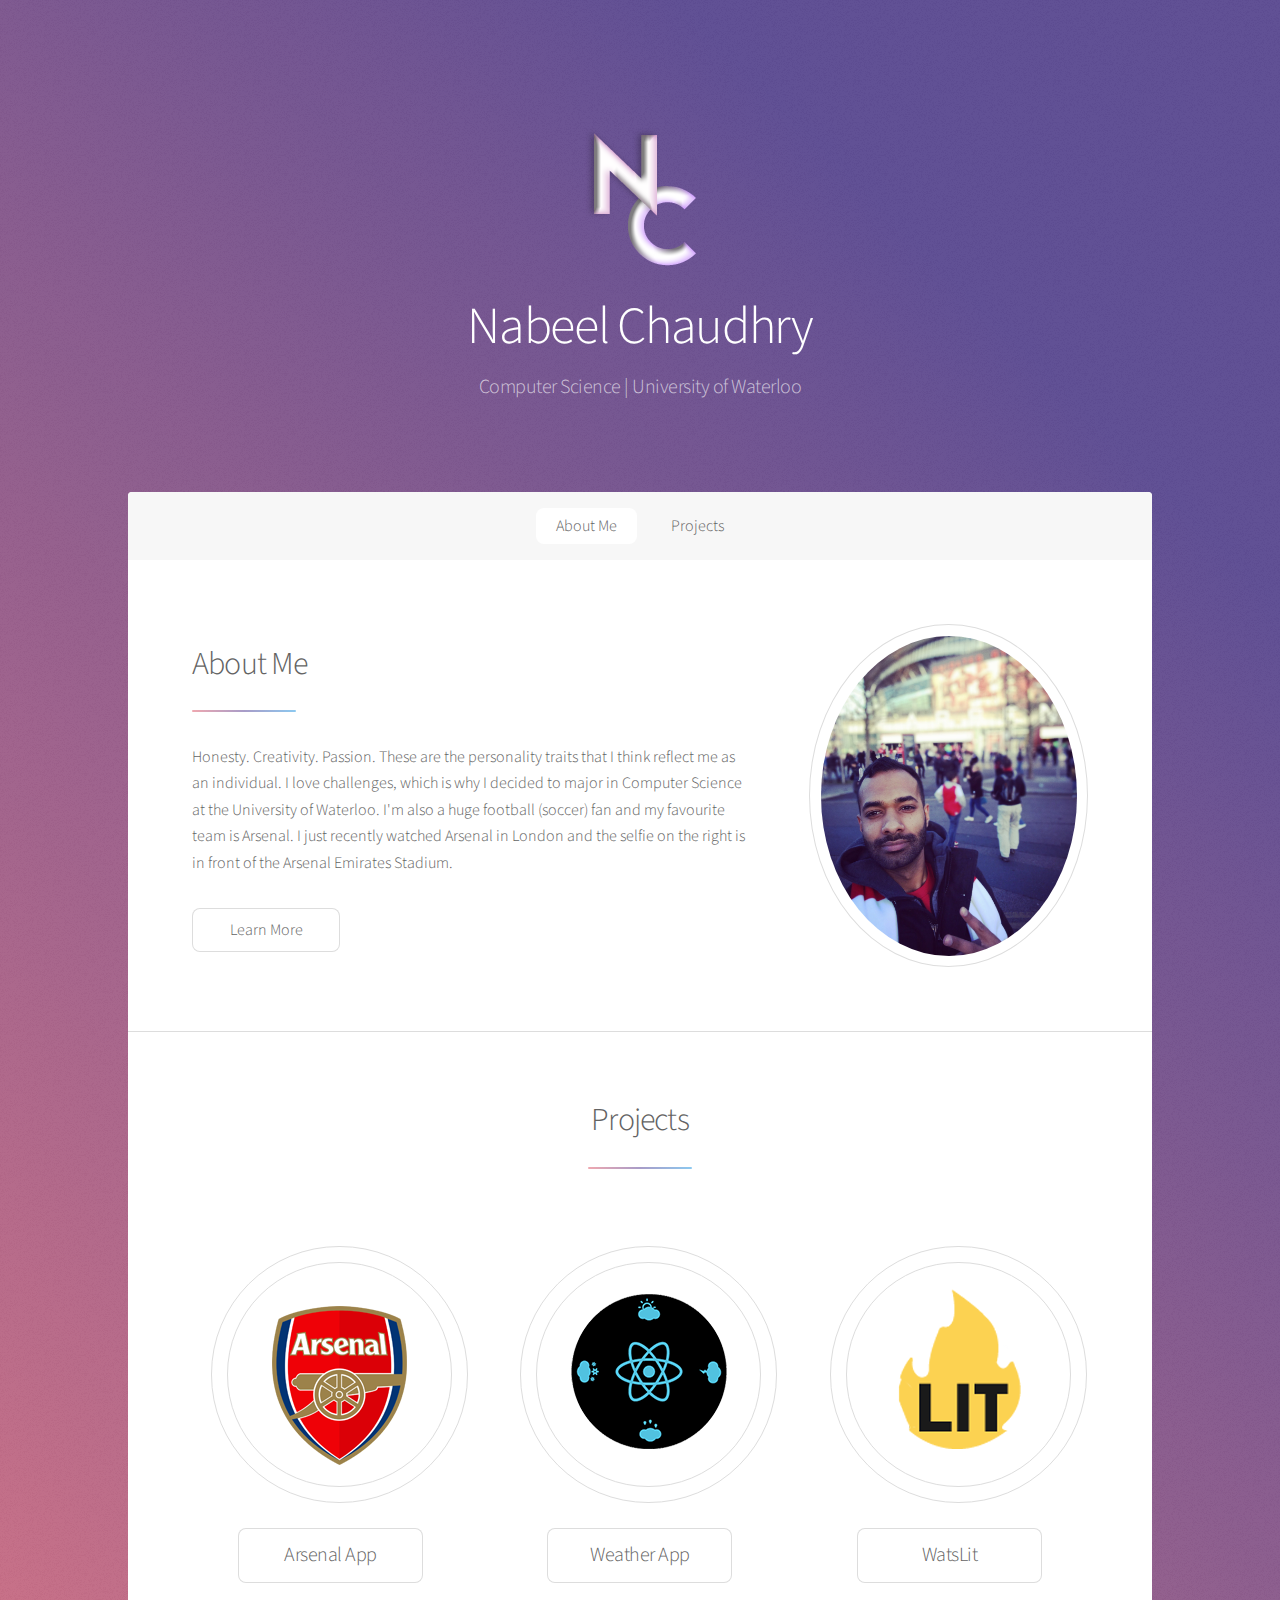
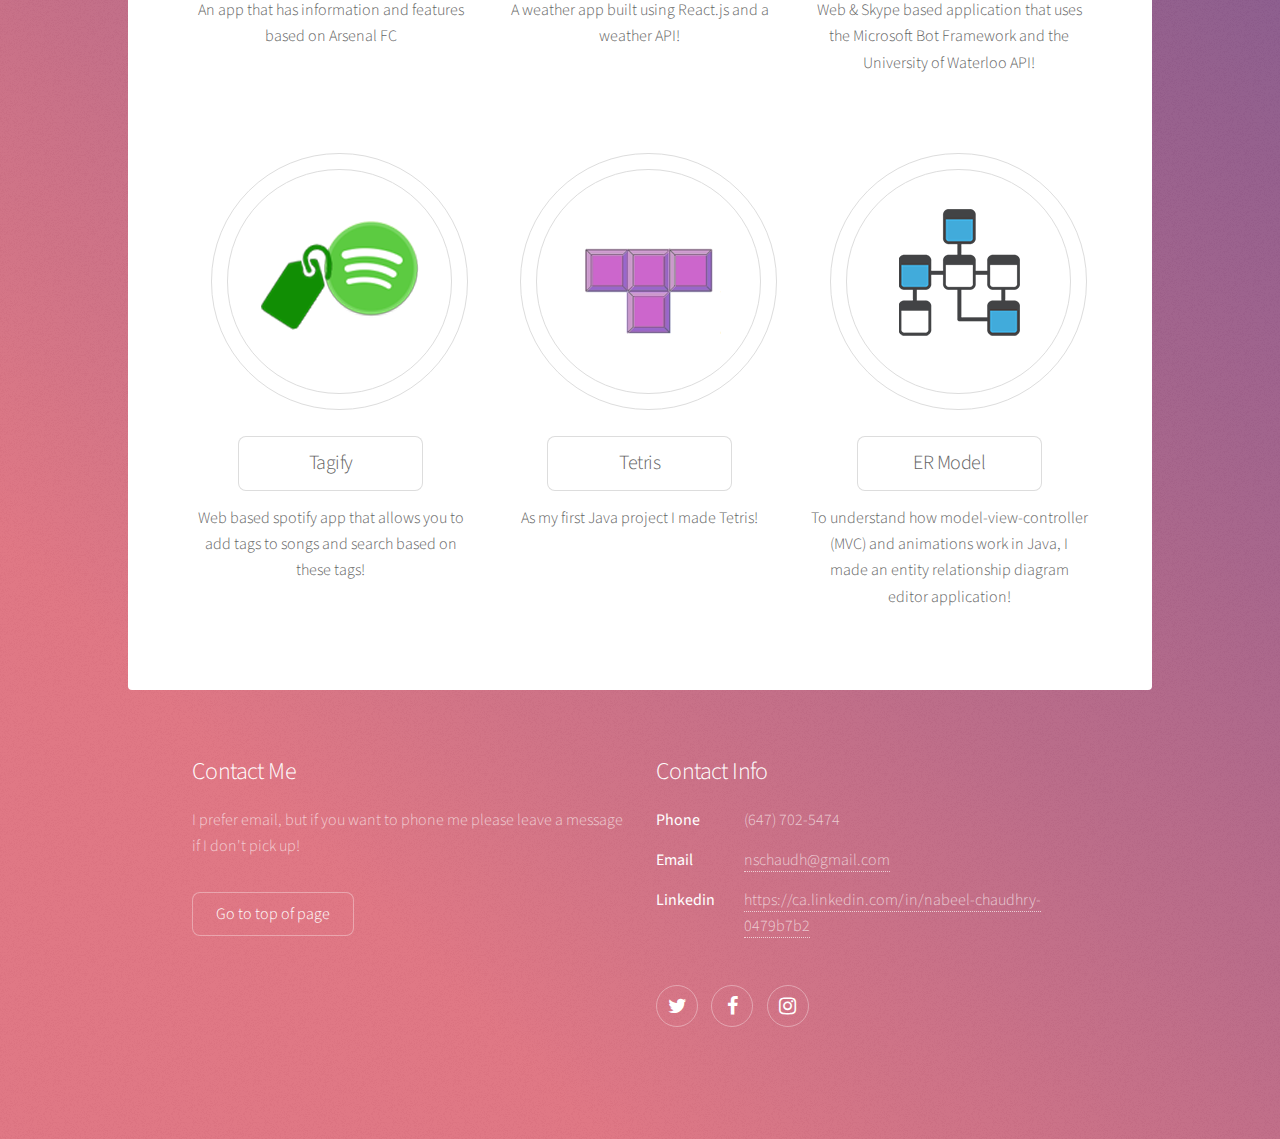
<file: index.html>
<!DOCTYPE HTML>
<!--
	Stellar by HTML5 UP
	html5up.net | @ajlkn
	Free for personal and commercial use under the CCA 3.0 license (html5up.net/license)
-->
<html>
	<head>
		<title>Nabeel Chaudhry</title>
		<meta charset="utf-8" />
		<meta name="viewport" content="width=device-width, initial-scale=1" />
		<!--[if lte IE 8]><script src="assets/js/ie/html5shiv.js"></script><![endif]-->
		<link rel="stylesheet" href="assets/css/main.css" />
		<!--[if lte IE 9]><link rel="stylesheet" href="assets/css/ie9.css" /><![endif]-->
		<!--[if lte IE 8]><link rel="stylesheet" href="assets/css/ie8.css" /><![endif]-->
	</head>
	<body>
		<span id="top"> </span>
		<!-- Wrapper -->
			<div id="wrapper">

				<!-- Header -->
					<header id="header" class="alt">
						<span class="logo"><img src="images/NC.png" alt="" /></span>
						<h1>Nabeel Chaudhry</h1>
						<p>Computer Science | University of Waterloo</p>
					</header>

				<!-- Nav -->
					<nav id="nav">
						<ul>
							<li><a href="#intro" class="active">About Me</a></li>
							<li><a href="#first">Projects</a></li>
						</ul>
					</nav>

				<!-- Main -->
					<div id="main">

						<!-- Introduction -->
							<section id="intro" class="main">
								<div class="spotlight">
									<div class="content">
										<header class="major">
											<h2>About Me</h2>
										</header>
										<p>Honesty. Creativity. Passion. These are the personality traits that I think reflect me
										as an individual. I love challenges, which is why I decided to major in Computer Science at the
										University of Waterloo. I'm also a huge football (soccer) fan and my favourite team is Arsenal.
											I just recently watched Arsenal in London and the selfie on the right is in front of the Arsenal Emirates Stadium. </p>
										<ul class="actions">
											<li><a href="aboutme.html" class="button">Learn More</a></li>
										</ul>
									</div>
									<span class="image" id="selfie"><img src="images/Arsenal%20Selfie.jpg" alt="" /></span>
								</div>
							</section>

						<!-- First Section -->
							<section id="first" class="main special">
								<header class="major">
									<h2>Projects</h2>
								</header>
								<ul class="features">
									<li>
										<a href="arsenal.html" class="lit"> <span class="image">
											<img src="images/arsenal/arsenal.png" alt="WatsLit logo"
												 onmouseover="this.src='images/arsenal/arsenal-glow.png';"
												 onmouseout="this.src='images/arsenal/arsenal.png';"
											/>
										</span> </a>
										<a href="arsenal.html" class="btn-links"> <h3 class="button">Arsenal App</h3> </a>
										<p>An app that has information and features based on Arsenal FC </p>
									</li>
									<li>
										<a href="weather.html" class="lit"> <span class="image">
											<img src="images/weather.png" alt="WatsLit logo"
												 onmouseover="this.src='images/weather-glow.png';"
												 onmouseout="this.src='images/weather.png';"
											/>
										</span> </a>
										<a href="weather.html" class="btn-links"> <h3 class="button">Weather App</h3> </a>
										<p>A weather app built using React.js and a weather API!</p>
									</li>
									<li>
										<a href="lit.html" class="lit"> <span class="image">
											<img src="images/WatsLit.png" alt="WatsLit logo"
												 onmouseover="this.src='images/WatsLit-Glow.png';"
												 onmouseout="this.src='images/WatsLit.png';"
											/>
										</span> </a>
										<a href="lit.html" class="btn-links"> <h3 class="button">WatsLit</h3> </a>
										<p>Web & Skype based application that uses the Microsoft Bot Framework and the University of Waterloo API!</p>
									</li>
									<li>
										<a href="tagify.html" class="tagify"> <span class="image">
											<img src="images/Tagify.png" alt="tagify logo"
												 onmouseover="this.src='images/Tagify-Glow.png';"
												 onmouseout="this.src='images/Tagify.png';"
											/>
										</span> </a>
										<a href="tagify.html" class="btn-links"> <h3 class="button">Tagify</h3> </a>
										<p>Web based spotify app that allows you to add tags to songs and search based on these tags!</p>
									</li>
									<li>
										<a href="tetris.html" class="tetris"> <span class="image">
											<img src="images/Tetris.png" alt="tagify logo"
												 onmouseover="this.src='images/Tetris-Glow.png';"
												 onmouseout="this.src='images/Tetris.png';"
											/>
										</span> </a>
										<a href="tetris.html" class="btn-links"> <h3 class="button">Tetris</h3> </a>
										<p>As my first Java project I made Tetris!</p>
									</li>
									<li>
										<a href="er-model.html" class="ER"> <span class="image">
											<img src="images/ER.png" alt="tagify logo"
												 onmouseover="this.src='images/ER-Glow.png';"
												 onmouseout="this.src='images/ER.png';"
											/>
										</span> </a>
										<a href="er-model.html" class="btn-links"> <h3 class="button">ER Model</h3> </a>
										<p>To understand how model-view-controller (MVC) and animations work in Java, I made an entity relationship diagram editor application!</p>
									</li>
								</ul>
							</section>
					</div>

				<!-- Footer -->
					<footer id="footer">
						<section>
							<h2>Contact Me</h2>
							<p>I prefer email, but if you want to phone me please leave a message if I don't pick up!</p>
							<ul class="actions">
								<li><a href="#top" class="button">Go to top of page</a></li>
							</ul>
						</section>
						<section>
							<h2>Contact Info</h2>
							<dl class="alt">
								<dt>Phone</dt>
								<dd>(647) 702-5474</dd>
								<dt>Email</dt>
								<dd><a href="mailto:nschaudh@gmail.com">nschaudh@gmail.com</a></dd>
								<dt>Linkedin</dt>
								<dd><a href="https://ca.linkedin.com/in/nabeel-chaudhry-0479b7b2">https://ca.linkedin.com/in/nabeel-chaudhry-0479b7b2</a></dd>
							</dl>
							<ul class="icons">
								<li><a href="https://twitter.com/NabChaudhry" class="icon fa-twitter alt"><span class="label">Twitter</span></a></li>
								<li><a href="https://www.facebook.com/nabeel.beautiful.pakistani" class="icon fa-facebook alt"><span class="label">Facebook</span></a></li>
								<li><a href="https://www.instagram.com/nabchaudhry/" class="icon fa-instagram alt"><span class="label">Instagram</span></a></li>
							</ul>
						</section>
					</footer>

			</div>

		<!-- Scripts -->
			<script src="assets/js/jquery.min.js"></script>
			<script src="assets/js/jquery.scrollex.min.js"></script>
			<script src="assets/js/jquery.scrolly.min.js"></script>
			<script src="assets/js/skel.min.js"></script>
			<script src="assets/js/util.js"></script>
			<!--[if lte IE 8]><script src="assets/js/ie/respond.min.js"></script><![endif]-->
			<script src="assets/js/main.js"></script>

	</body>
</html>
</file>
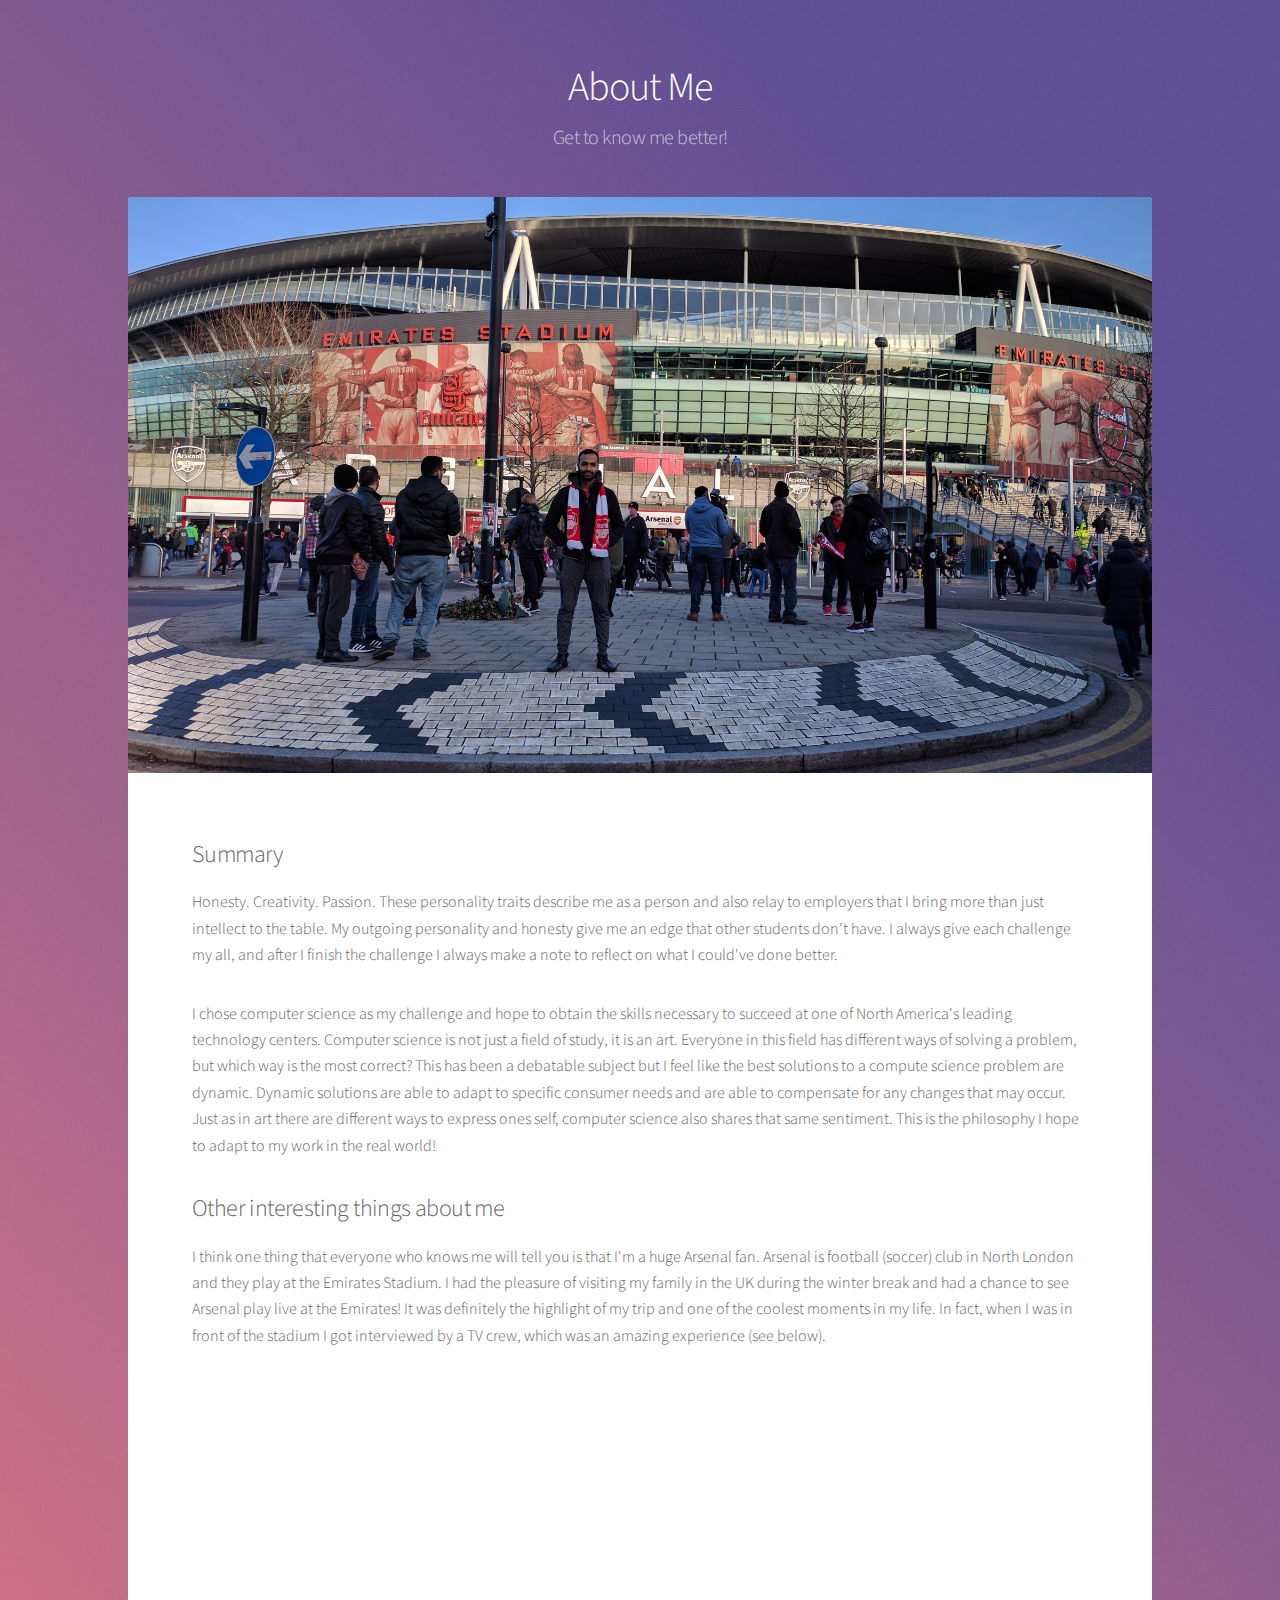
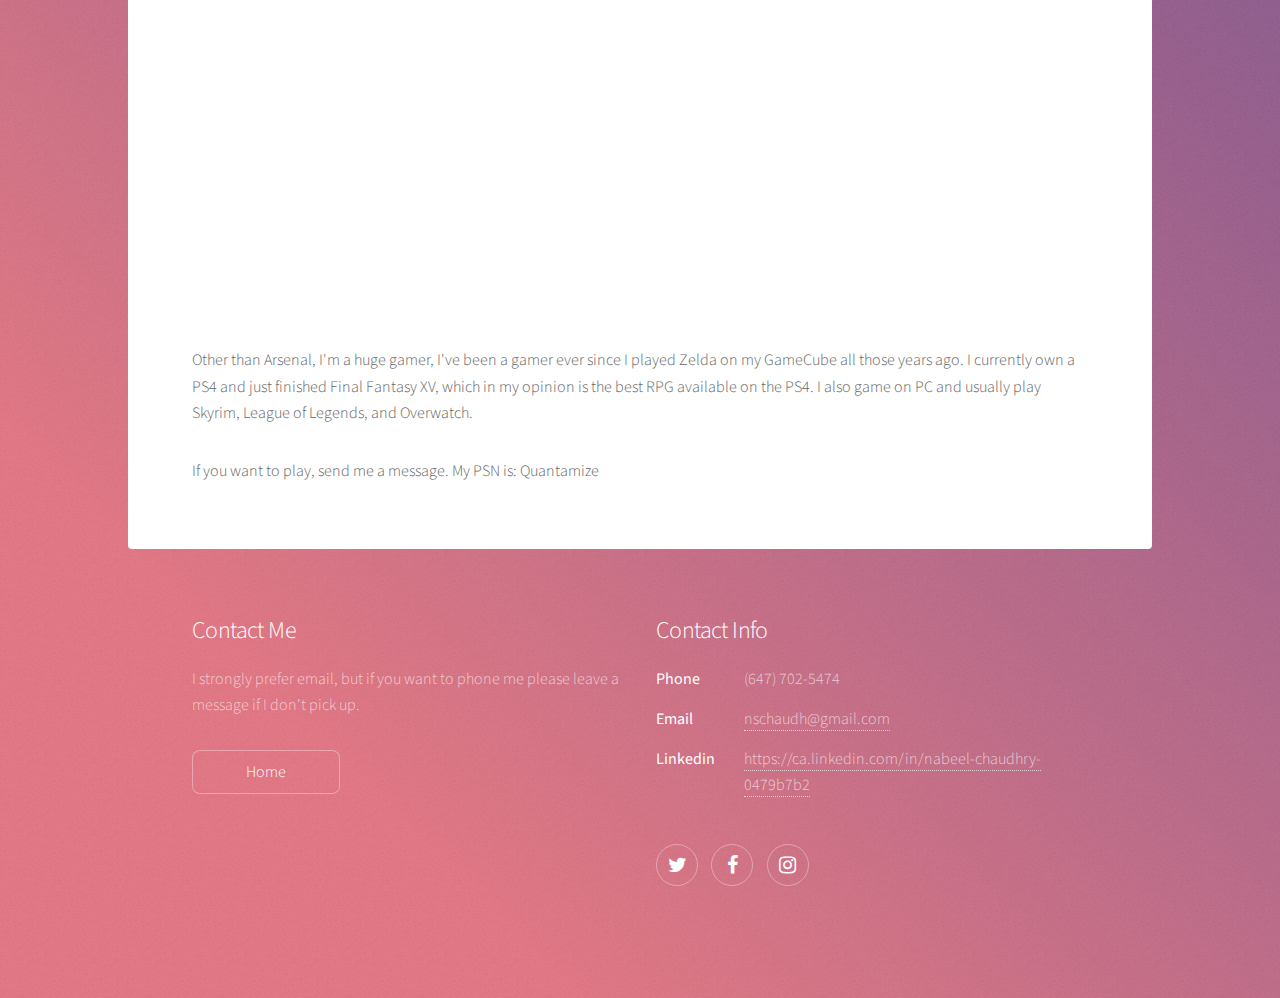
<file: aboutme.html>
<!DOCTYPE HTML>
<!--
	Stellar by HTML5 UP
	html5up.net | @ajlkn
	Free for personal and commercial use under the CCA 3.0 license (html5up.net/license)
-->
<html>
	<head>
		<title>Nabeel Chaudhry - About Me</title>
		<meta charset="utf-8" />
		<meta name="viewport" content="width=device-width, initial-scale=1" />
		<!--[if lte IE 8]><script src="assets/js/ie/html5shiv.js"></script><![endif]-->
		<link rel="stylesheet" href="assets/css/main.css" />
		<!--[if lte IE 9]><link rel="stylesheet" href="assets/css/ie9.css" /><![endif]-->
		<!--[if lte IE 8]><link rel="stylesheet" href="assets/css/ie8.css" /><![endif]-->
	</head>
	<body>

		<!-- Wrapper -->
			<div id="wrapper">

				<!-- Header -->
					<header id="header">
						<h1>About Me</h1>
						<p>Get to know me better!</p>
					</header>

				<!-- Main -->
					<div id="main">

						<!-- Content -->
							<section id="content" class="main">
								<span class="image main" id="stadium"><img src="images/stadiumshot.jpg" alt="" /></span>
								<h2>Summary</h2>
								<p>Honesty. Creativity. Passion. These personality traits describe me as a person and also relay to employers that I bring more
									than just intellect to the table. My outgoing personality and honesty give me an edge that other students don't have. I always
									give each challenge my all, and after I finish the challenge I always make a note to reflect on what I could've done better.</p>
								<p>I chose computer science as my challenge and hope to obtain the skills necessary to succeed at one of North America's leading
									technology centers. Computer science is not just a field of study, it is an art. Everyone in this field has different ways of
									solving a problem, but which way is the most correct? This has been a debatable subject but I feel like the best solutions to
									a compute science problem are dynamic. Dynamic solutions are able to adapt to specific consumer needs and are able to compensate
									for any changes that may occur. Just as in art there are different ways to express ones self, computer science also shares that
									same sentiment. This is the philosophy I hope to adapt to my work in the real world!</p>
						
								<h2>Other interesting things about me</h2>
								<p>I think one thing that everyone who knows me will tell you is that I'm a huge Arsenal fan. Arsenal is football (soccer) club in North London
									and they play at the Emirates Stadium. I had the pleasure of visiting my family in the UK during the winter break and had a chance to see
								Arsenal play live at the Emirates! It was definitely the highlight of my trip and one of the coolest moments in my life. In fact, when I was in front of the stadium
								I got interviewed by a TV crew, which was an amazing experience (see below).</p>
								<div class="video-container" > 
									<iframe width="560" height="315" src="https://www.youtube.com/embed/N-gJHRcC3_w" frameborder="0" allowfullscreen></iframe> 
								</div>
								<p> </p>
								
								<p> Other than Arsenal, I'm a huge gamer, I've been a gamer ever since I played Zelda on my GameCube all those years ago. I currently own a PS4
								and just finished Final Fantasy XV, which in my opinion is the best RPG available on the PS4. I also game on PC and usually play Skyrim, League
								of Legends, and Overwatch.</p>
								<p>If you want to play, send me a message. My PSN is: Quantamize</p>
							</section>

					</div>

				<!-- Footer -->
					<footer id="footer">
						<section>
							<h2>Contact Me</h2>
							<p>I strongly prefer email, but if you want to phone me please leave a message if I don't pick up.</p>
							<ul class="actions">
								<li><a href="index.html" class="button">Home</a></li>
							</ul>
						</section>
						<section>
							<h2>Contact Info</h2>
							<dl class="alt">
								<dt>Phone</dt>
								<dd>(647) 702-5474</dd>
								<dt>Email</dt>
								<dd><a href="#">nschaudh@gmail.com</a></dd>
								<dt>Linkedin</dt>
								<dd><a href="https://ca.linkedin.com/in/nabeel-chaudhry-0479b7b2">https://ca.linkedin.com/in/nabeel-chaudhry-0479b7b2</a></dd>
							</dl>
							<ul class="icons">
								<li><a href="https://twitter.com/NabChaudhry" class="icon fa-twitter alt"><span class="label">Twitter</span></a></li>
								<li><a href="https://www.facebook.com/nabeel.beautiful.pakistani" class="icon fa-facebook alt"><span class="label">Facebook</span></a></li>
								<li><a href="https://www.instagram.com/nabchaudhry/" class="icon fa-instagram alt"><span class="label">Instagram</span></a></li>
							</ul>
						</section>

					</footer>

			</div>

		<!-- Scripts -->
			<script src="assets/js/jquery.min.js"></script>
			<script src="assets/js/jquery.scrollex.min.js"></script>
			<script src="assets/js/jquery.scrolly.min.js"></script>
			<script src="assets/js/skel.min.js"></script>
			<script src="assets/js/util.js"></script>
			<!--[if lte IE 8]><script src="assets/js/ie/respond.min.js"></script><![endif]-->
			<script src="assets/js/main.js"></script>

	</body>
</html>
</file>
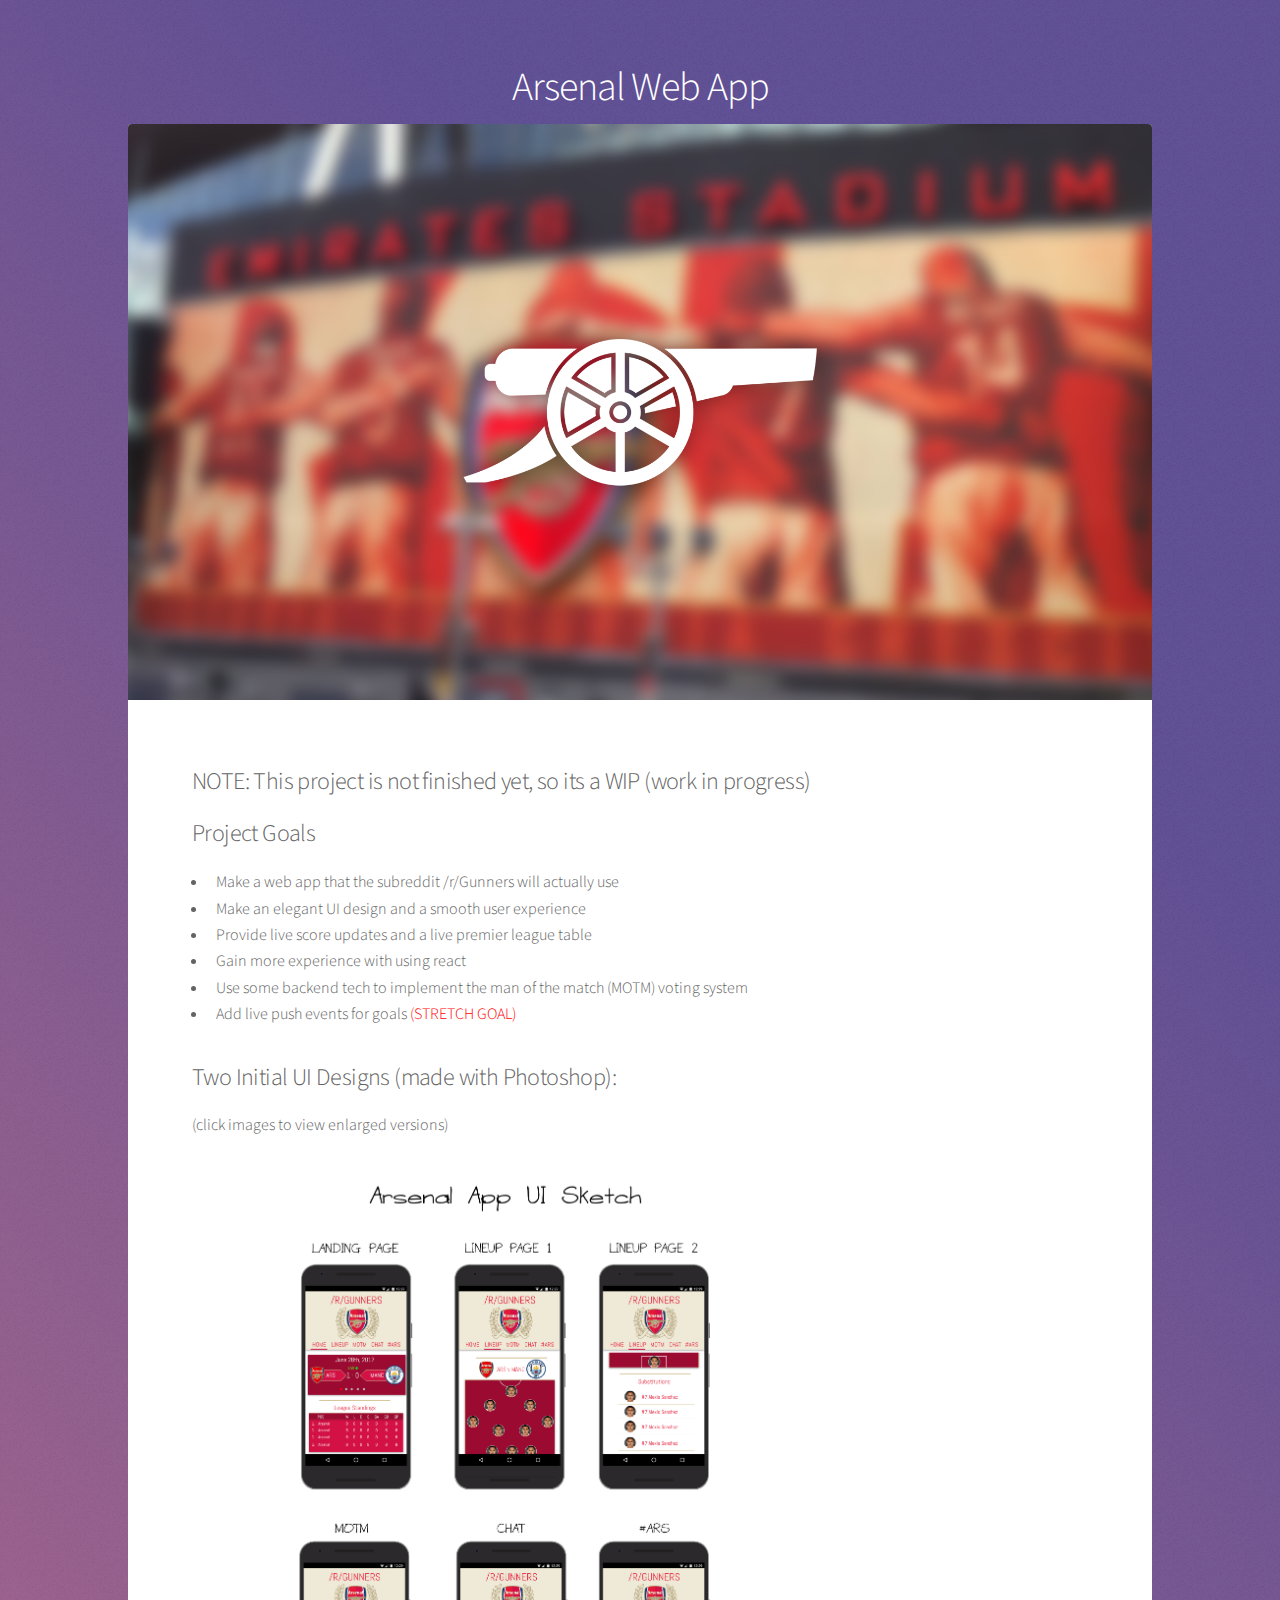
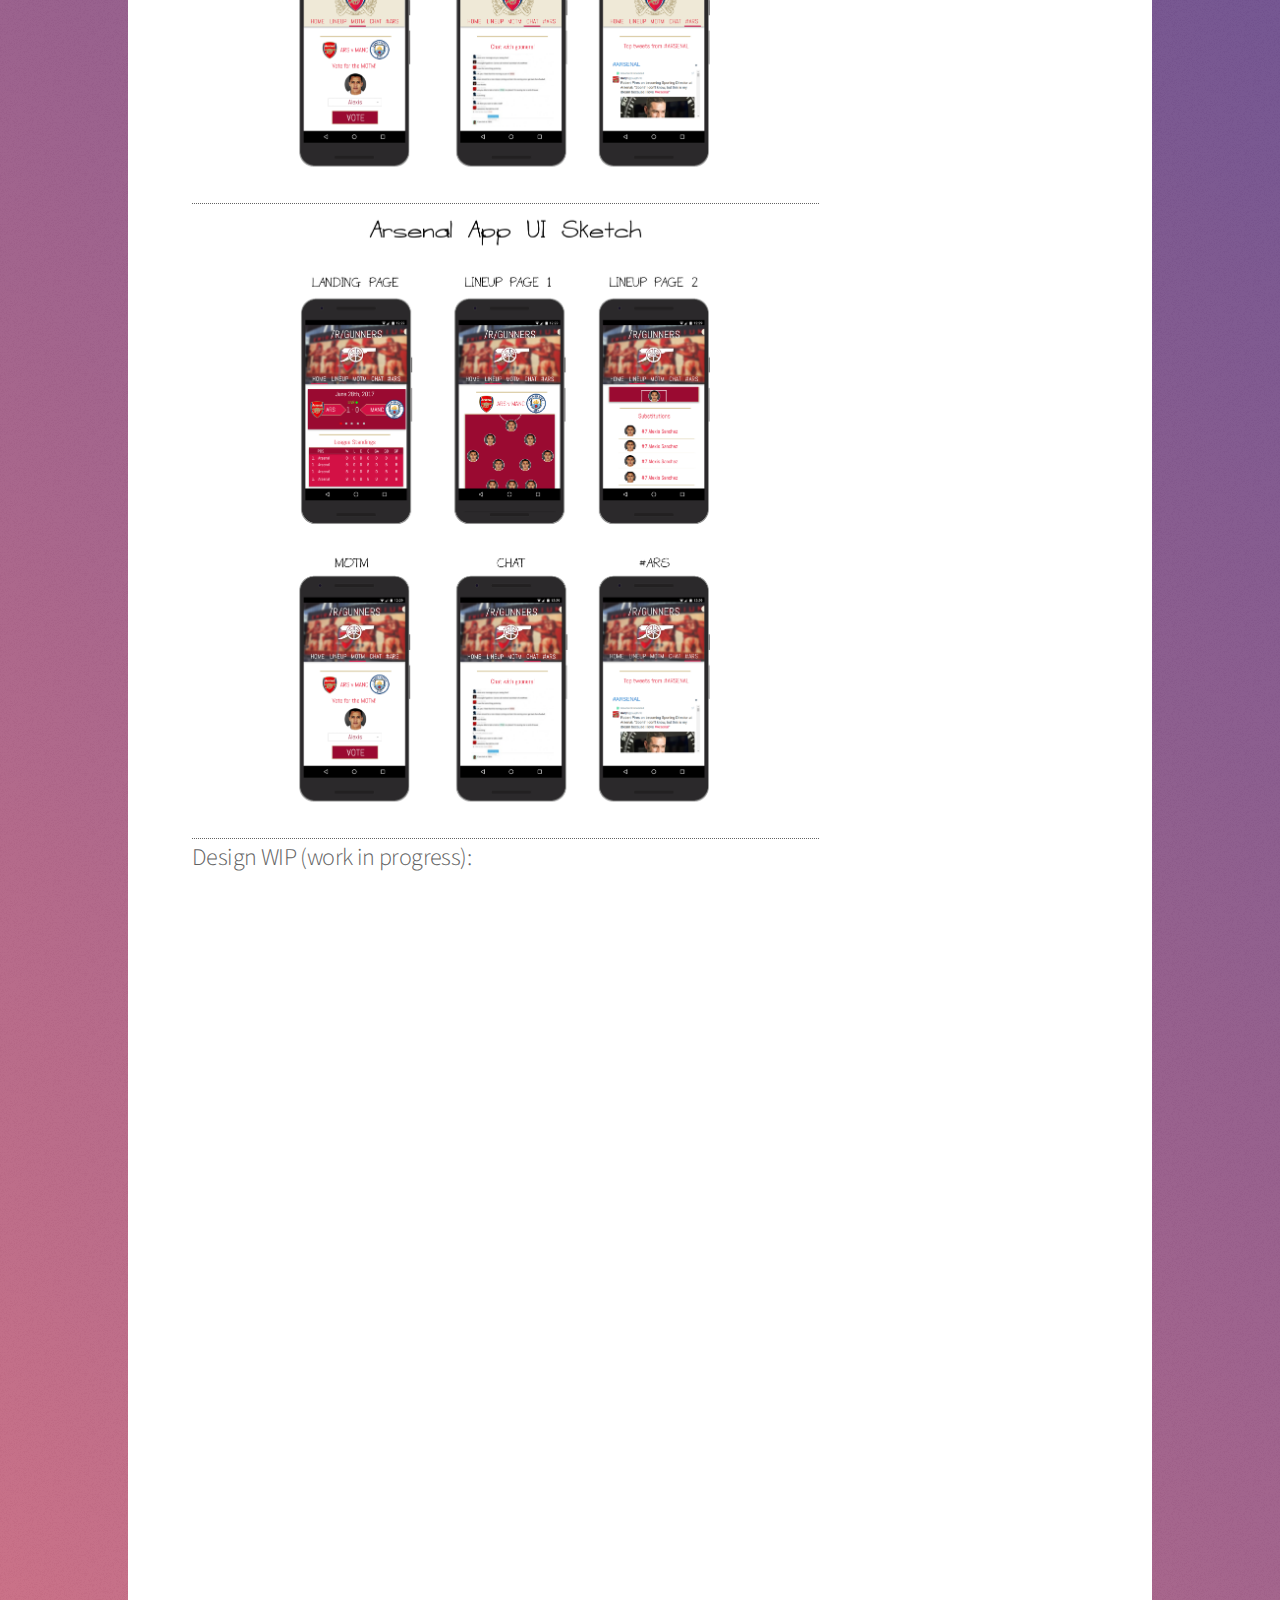
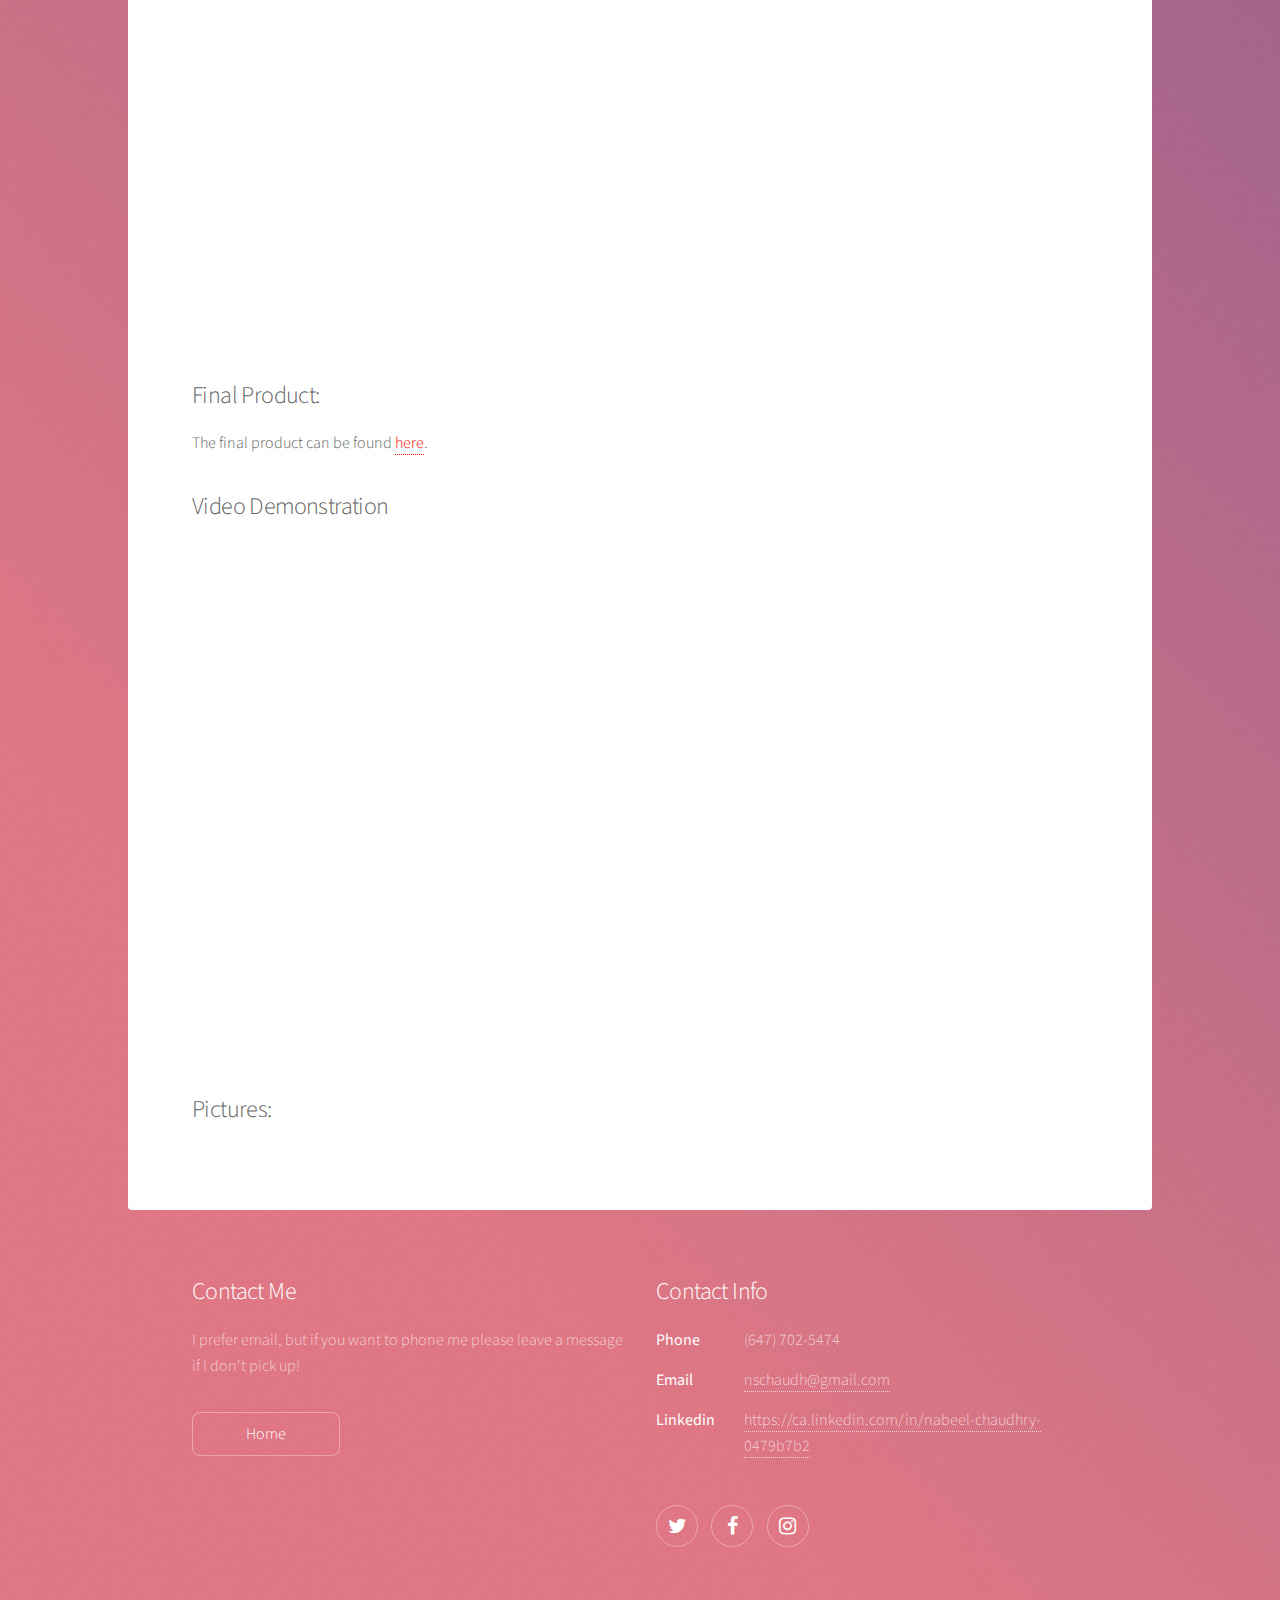
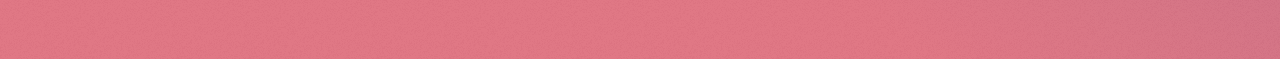
<file: arsenal.html>
<!DOCTYPE HTML>
<!--
	Stellar by HTML5 UP
	html5up.net | @ajlkn
	Free for personal and commercial use under the CCA 3.0 license (html5up.net/license)
-->
<html>
<head>
    <title>Nabeel Chaudhry - Arsenal</title>
    <meta charset="utf-8" />
    <meta name="viewport" content="width=device-width, initial-scale=1" />
    <!--[if lte IE 8]><script src="assets/js/ie/html5shiv.js"></script><![endif]-->
    <link rel="stylesheet" href="assets/css/main.css" />
    <!--[if lte IE 9]><link rel="stylesheet" href="assets/css/ie9.css" /><![endif]-->
    <!--[if lte IE 8]><link rel="stylesheet" href="assets/css/ie8.css" /><![endif]-->
</head>
<body>

<!-- Wrapper -->
<div id="wrapper">

    <!-- Header -->
    <header id="header">
        <h1>Arsenal Web App</h1>
    </header>

    <!-- Main -->
    <div id="main">

        <!-- Content -->
        <section id="content" class="main">
            <span class="image main"><img src="images/arsenal/arsenal-header.png" alt="" /></span>
            <h2>NOTE: This project is not finished yet, so its a WIP (work in progress)</h2>
            <h2>Project Goals</h2>
            <ul>
                <li>Make a web app that the subreddit /r/Gunners will actually use</li>
                <li>Make an elegant UI design and a smooth user experience</li>
                <li>Provide live score updates and a live premier league table</li>
                <li>Gain more experience with using react</li>
                <li>Use some backend tech to implement the man of the match (MOTM) voting system</li>
                <li>Add live push events for goals <span class="red">(STRETCH GOAL)</span></li>
            </ul>

            <h2>Two Initial UI Designs (made with Photoshop):</h2>
            <p>(click images to view enlarged versions)</p>
            <a href="images/arsenal/Arsenal%20App%20Sketch.png"><img alt="UI design 1" class="UI" src="images/arsenal/Arsenal%20App%20Sketch.png" /></a>
            <a href="images/arsenal/Arsenal%20App%20Sketch%202.png"><img alt="UI design 1" class="UI" src="images/arsenal/Arsenal%20App%20Sketch%202.png" /></a>

            <h2>Design WIP (work in progress):</h2>
            <div class="video-container" >
                <iframe width="560" height="315" src="https://www.youtube.com/embed/4txSjFPM4JY" frameborder="0" allowfullscreen></iframe>
            </div>

            <div class="video-container" >
                <iframe width="560" height="315" src="https://www.youtube.com/embed/yvTwPFHHSnA" frameborder="0" allowfullscreen></iframe>
            </div>

            <h2></h2>
            <h2>Final Product:</h2>
            <p>
                The final product can be found <span class="red"><a href="https://gunners-e5fd3.firebaseapp.com/"> here</a></span>.
            </p>

            <h2>Video Demonstration</h2>
            <div class="video-container" >
                <iframe width="560" height="315" src="https://www.youtube.com/embed/6MhfngQDbXc" frameborder="0" allowfullscreen></iframe>
            </div>

            <h2></h2>
            <h2>Pictures:</h2>
            <section id="demoimgs">
                
            </section>

        </section>

    </div>

    <!-- Footer -->
    <footer id="footer">
        <section>
            <h2>Contact Me</h2>
            <p>I prefer email, but if you want to phone me please leave a message if I don't pick up!</p>
            <ul class="actions">
                <li><a href="index.html" class="button">Home</a></li>
            </ul>
        </section>
        <section>
            <h2>Contact Info</h2>
            <dl class="alt">
                <dt>Phone</dt>
                <dd>(647) 702-5474</dd>
                <dt>Email</dt>
                <dd><a href="mailto:nschaudh@gmail.com">nschaudh@gmail.com</a></dd>
                <dt>Linkedin</dt>
                <dd><a href="https://ca.linkedin.com/in/nabeel-chaudhry-0479b7b2">https://ca.linkedin.com/in/nabeel-chaudhry-0479b7b2</a></dd>
            </dl>
            <ul class="icons">
                <li><a href="https://twitter.com/NabChaudhry" class="icon fa-twitter alt"><span class="label">Twitter</span></a></li>
                <li><a href="https://www.facebook.com/nabeel.beautiful.pakistani" class="icon fa-facebook alt"><span class="label">Facebook</span></a></li>
                <li><a href="https://www.instagram.com/nabchaudhry/" class="icon fa-instagram alt"><span class="label">Instagram</span></a></li>
            </ul>
        </section>

    </footer>

</div>

<!-- Scripts -->
<script src="assets/js/jquery.min.js"></script>
<script src="assets/js/jquery.scrollex.min.js"></script>
<script src="assets/js/jquery.scrolly.min.js"></script>
<script src="assets/js/skel.min.js"></script>
<script src="assets/js/util.js"></script>
<!--[if lte IE 8]><script src="assets/js/ie/respond.min.js"></script><![endif]-->
<script src="assets/js/main.js"></script>

</body>
</html>
</file>
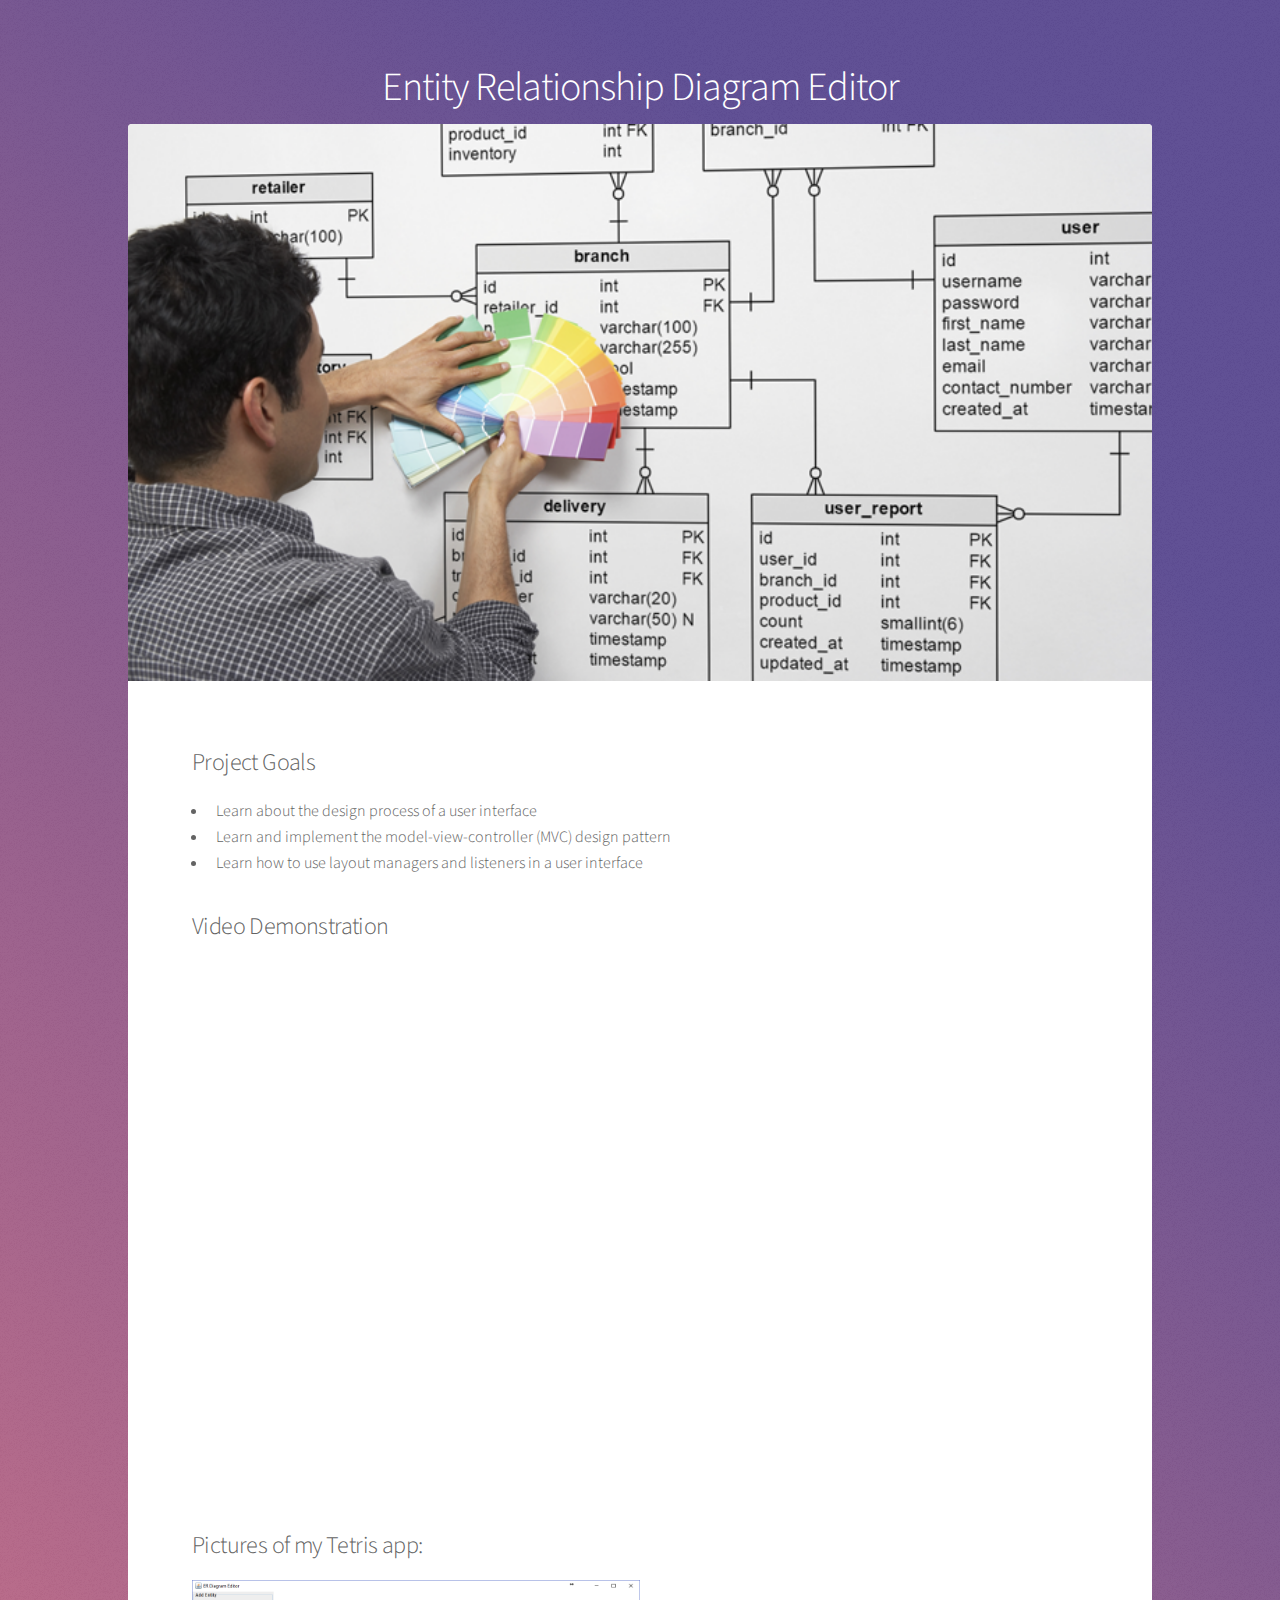
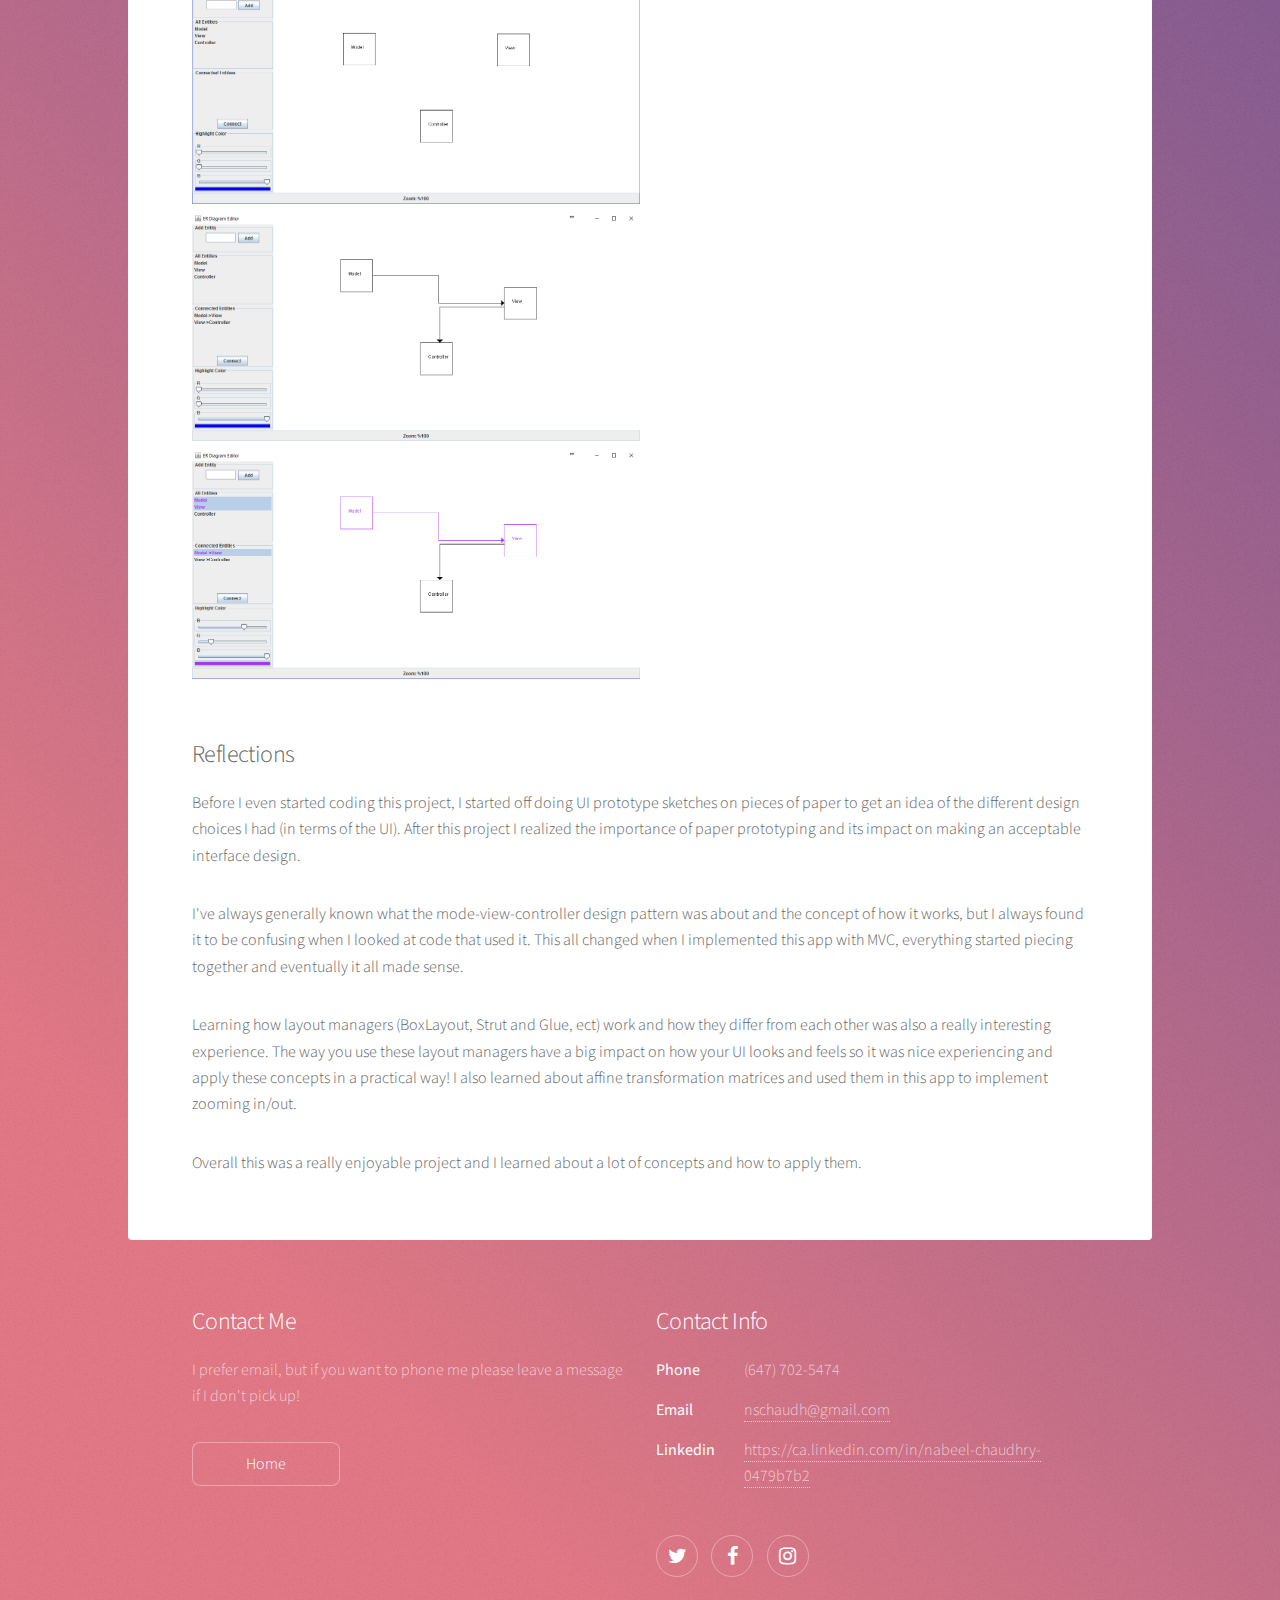
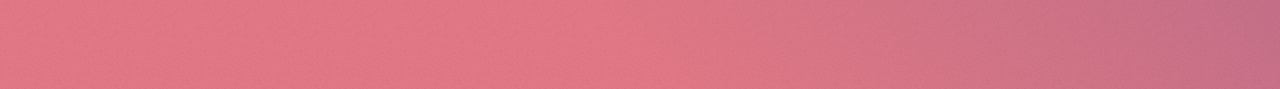
<file: er-model.html>
<!DOCTYPE HTML>
<!--
	Stellar by HTML5 UP
	html5up.net | @ajlkn
	Free for personal and commercial use under the CCA 3.0 license (html5up.net/license)
-->
<html>
<head>
    <title>Nabeel Chaudhry - Tetris</title>
    <meta charset="utf-8" />
    <meta name="viewport" content="width=device-width, initial-scale=1" />
    <!--[if lte IE 8]><script src="assets/js/ie/html5shiv.js"></script><![endif]-->
    <link rel="stylesheet" href="assets/css/main.css" />
    <!--[if lte IE 9]><link rel="stylesheet" href="assets/css/ie9.css" /><![endif]-->
    <!--[if lte IE 8]><link rel="stylesheet" href="assets/css/ie8.css" /><![endif]-->
</head>
<body>

<!-- Wrapper -->
<div id="wrapper">

    <!-- Header -->
    <header id="header">
        <h1>Entity Relationship Diagram Editor</h1>
    </header>

    <!-- Main -->
    <div id="main">

        <!-- Content -->
        <section id="content" class="main">
            <span class="image main"><img src="images/er/er-splash.png" alt="" /></span>
            <h2>Project Goals</h2>
            <ul> <li>Learn about the design process of a user interface </li>
                <li>Learn and implement the model-view-controller (MVC) design pattern</li>
                <li>Learn how to use layout managers and listeners in a user interface</li>
            </ul>

            <h2>Video Demonstration</h2>
            <div class="video-container" > 
		    <iframe width="560" height="315" src="https://www.youtube.com/embed/JAYIGu24q1g" frameborder="0" allowfullscreen></iframe>
	        </div>

            <p></p>
            <h2>Pictures of my Tetris app:</h2>

            <section id="demoimgs">
                <a href="images/er/er1.png" class="app-imgs"> <img src="images/er/er1.png" class="er-imgs"> </a>
                <a href="images/er/er2.png" class="app-imgs"> <img src="images/er/er2.png" class="er-imgs"> </a>
                <a href="images/er/er3.png" class="app-imgs"> <img src="images/er/er3.png" class="er-imgs"> </a>
            </section>

            <h2>Reflections</h2>
            <p>Before I even started coding this project, I started off doing UI prototype sketches on pieces of paper to
            get an idea of the different design choices I had (in terms of the UI). After this project I realized the importance
                of paper prototyping and its impact on making an acceptable interface design.
            </p>

            <p>I've always generally known what the mode-view-controller design pattern was about and the concept of how it works, but
            I always found it to be confusing when I looked at code that used it. This all changed when I implemented this app with
            MVC, everything started piecing together and eventually it all made sense. </p>

            <p>Learning how layout managers (BoxLayout, Strut and Glue, ect) work and how they differ from each other was also a really interesting experience.
            The way you use these layout managers have a big impact on how your UI looks and feels so it was nice experiencing and apply these concepts in
            a practical way! I also learned about affine transformation matrices and used them in this app to implement zooming in/out.</p>

            <p>Overall this was a really enjoyable project and I learned about a lot of concepts and how to apply them.</p>

        </section>

    </div>

    <!-- Footer -->
    <footer id="footer">
        <section>
            <h2>Contact Me</h2>
            <p>I prefer email, but if you want to phone me please leave a message if I don't pick up!</p>
            <ul class="actions">
                <li><a href="index.html" class="button">Home</a></li>
            </ul>
        </section>
        <section>
            <h2>Contact Info</h2>
            <dl class="alt">
                <dt>Phone</dt>
                <dd>(647) 702-5474</dd>
                <dt>Email</dt>
                <dd><a href="mailto:nschaudh@gmail.com">nschaudh@gmail.com</a></dd>
                <dt>Linkedin</dt>
                <dd><a href="https://ca.linkedin.com/in/nabeel-chaudhry-0479b7b2">https://ca.linkedin.com/in/nabeel-chaudhry-0479b7b2</a></dd>
            </dl>
            <ul class="icons">
                <li><a href="https://twitter.com/NabChaudhry" class="icon fa-twitter alt"><span class="label">Twitter</span></a></li>
                <li><a href="https://www.facebook.com/nabeel.beautiful.pakistani" class="icon fa-facebook alt"><span class="label">Facebook</span></a></li>
                <li><a href="https://www.instagram.com/nabchaudhry/" class="icon fa-instagram alt"><span class="label">Instagram</span></a></li>
            </ul>
        </section>

    </footer>

</div>

<!-- Scripts -->
<script src="assets/js/jquery.min.js"></script>
<script src="assets/js/jquery.scrollex.min.js"></script>
<script src="assets/js/jquery.scrolly.min.js"></script>
<script src="assets/js/skel.min.js"></script>
<script src="assets/js/util.js"></script>
<!--[if lte IE 8]><script src="assets/js/ie/respond.min.js"></script><![endif]-->
<script src="assets/js/main.js"></script>

</body>
</html>
</file>
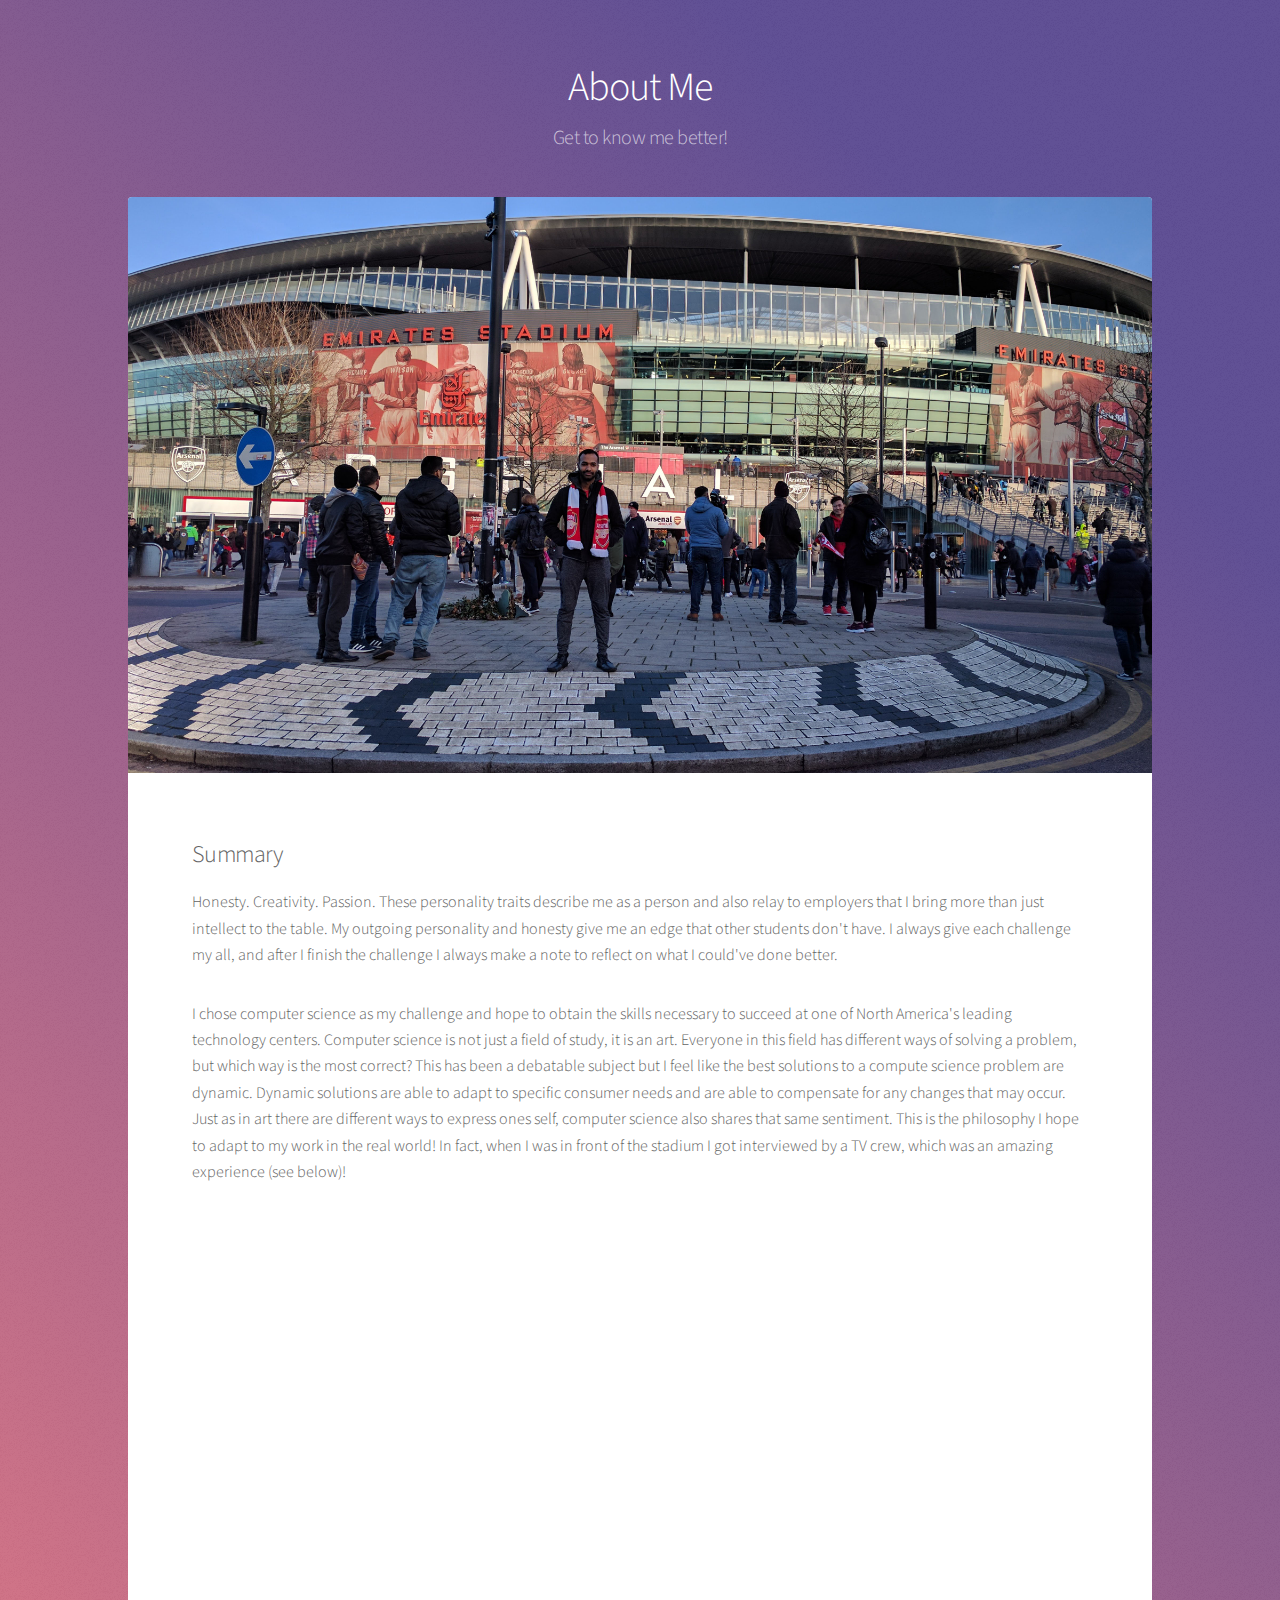
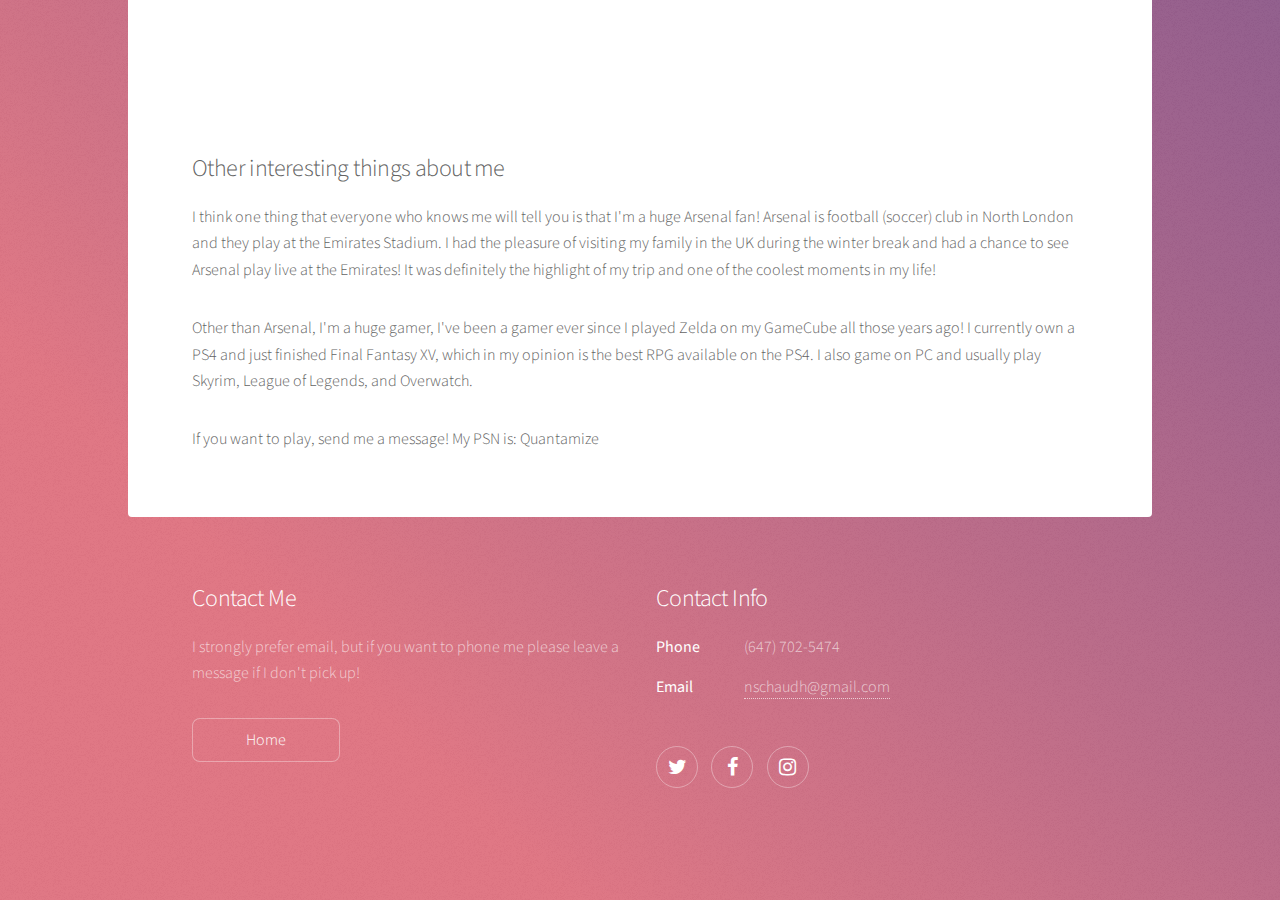
<file: generic.html>
<!DOCTYPE HTML>
<!--
	Stellar by HTML5 UP
	html5up.net | @ajlkn
	Free for personal and commercial use under the CCA 3.0 license (html5up.net/license)
-->
<html>
	<head>
		<title>Nabeel Chaudhry - About Me</title>
		<meta charset="utf-8" />
		<meta name="viewport" content="width=device-width, initial-scale=1" />
		<!--[if lte IE 8]><script src="assets/js/ie/html5shiv.js"></script><![endif]-->
		<link rel="stylesheet" href="assets/css/main.css" />
		<!--[if lte IE 9]><link rel="stylesheet" href="assets/css/ie9.css" /><![endif]-->
		<!--[if lte IE 8]><link rel="stylesheet" href="assets/css/ie8.css" /><![endif]-->
	</head>
	<body>

		<!-- Wrapper -->
			<div id="wrapper">

				<!-- Header -->
					<header id="header">
						<h1>About Me</h1>
						<p>Get to know me better!</p>
					</header>

				<!-- Main -->
					<div id="main">

						<!-- Content -->
							<section id="content" class="main">
								<span class="image main" id="stadium"><img src="images/stadiumshot.jpg" alt="" /></span>
								<h2>Summary</h2>
								<p>Honesty. Creativity. Passion. These personality traits describe me as a person and also relay to employers that I bring more
									than just intellect to the table. My outgoing personality and honesty give me an edge that other students don't have. I always
									give each challenge my all, and after I finish the challenge I always make a note to reflect on what I could've done better.</p>
								<p>I chose computer science as my challenge and hope to obtain the skills necessary to succeed at one of North America's leading
									technology centers. Computer science is not just a field of study, it is an art. Everyone in this field has different ways of
									solving a problem, but which way is the most correct? This has been a debatable subject but I feel like the best solutions to
									a compute science problem are dynamic. Dynamic solutions are able to adapt to specific consumer needs and are able to compensate
									for any changes that may occur. Just as in art there are different ways to express ones self, computer science also shares that
									same sentiment. This is the philosophy I hope to adapt to my work in the real world! In fact, when I was in front of the stadium
								I got interviewed by a TV crew, which was an amazing experience (see below)!</p>
								<div class="video-container" > 
									<iframe width="560" height="315" src="https://www.youtube.com/embed/N-gJHRcC3_w" frameborder="0" allowfullscreen></iframe> 
								</div>
								<h2>Other interesting things about me</h2>
								<p>I think one thing that everyone who knows me will tell you is that I'm a huge Arsenal fan! Arsenal is football (soccer) club in North London
									and they play at the Emirates Stadium. I had the pleasure of visiting my family in the UK during the winter break and had a chance to see
								Arsenal play live at the Emirates! It was definitely the highlight of my trip and one of the coolest moments in my life!</p>
								<p> Other than Arsenal, I'm a huge gamer, I've been a gamer ever since I played Zelda on my GameCube all those years ago! I currently own a PS4
								and just finished Final Fantasy XV, which in my opinion is the best RPG available on the PS4. I also game on PC and usually play Skyrim, League
								of Legends, and Overwatch.</p>
								<p>If you want to play, send me a message! My PSN is: Quantamize</p>
							</section>

					</div>

				<!-- Footer -->
					<footer id="footer">
						<section>
							<h2>Contact Me</h2>
							<p>I strongly prefer email, but if you want to phone me please leave a message if I don't pick up!</p>
							<ul class="actions">
								<li><a href="index.html" class="button">Home</a></li>
							</ul>
						</section>
						<section>
							<h2>Contact Info</h2>
							<dl class="alt">
								<dt>Phone</dt>
								<dd>(647) 702-5474</dd>
								<dt>Email</dt>
								<dd><a href="#">nschaudh@gmail.com</a></dd>
							</dl>
							<ul class="icons">
								<li><a href="https://twitter.com/NabChaudhry" class="icon fa-twitter alt"><span class="label">Twitter</span></a></li>
								<li><a href="https://www.facebook.com/nabeel.beautiful.pakistani" class="icon fa-facebook alt"><span class="label">Facebook</span></a></li>
								<li><a href="https://www.instagram.com/nabchaudhry/" class="icon fa-instagram alt"><span class="label">Instagram</span></a></li>
							</ul>
						</section>

					</footer>

			</div>

		<!-- Scripts -->
			<script src="assets/js/jquery.min.js"></script>
			<script src="assets/js/jquery.scrollex.min.js"></script>
			<script src="assets/js/jquery.scrolly.min.js"></script>
			<script src="assets/js/skel.min.js"></script>
			<script src="assets/js/util.js"></script>
			<!--[if lte IE 8]><script src="assets/js/ie/respond.min.js"></script><![endif]-->
			<script src="assets/js/main.js"></script>

	</body>
</html>
</file>
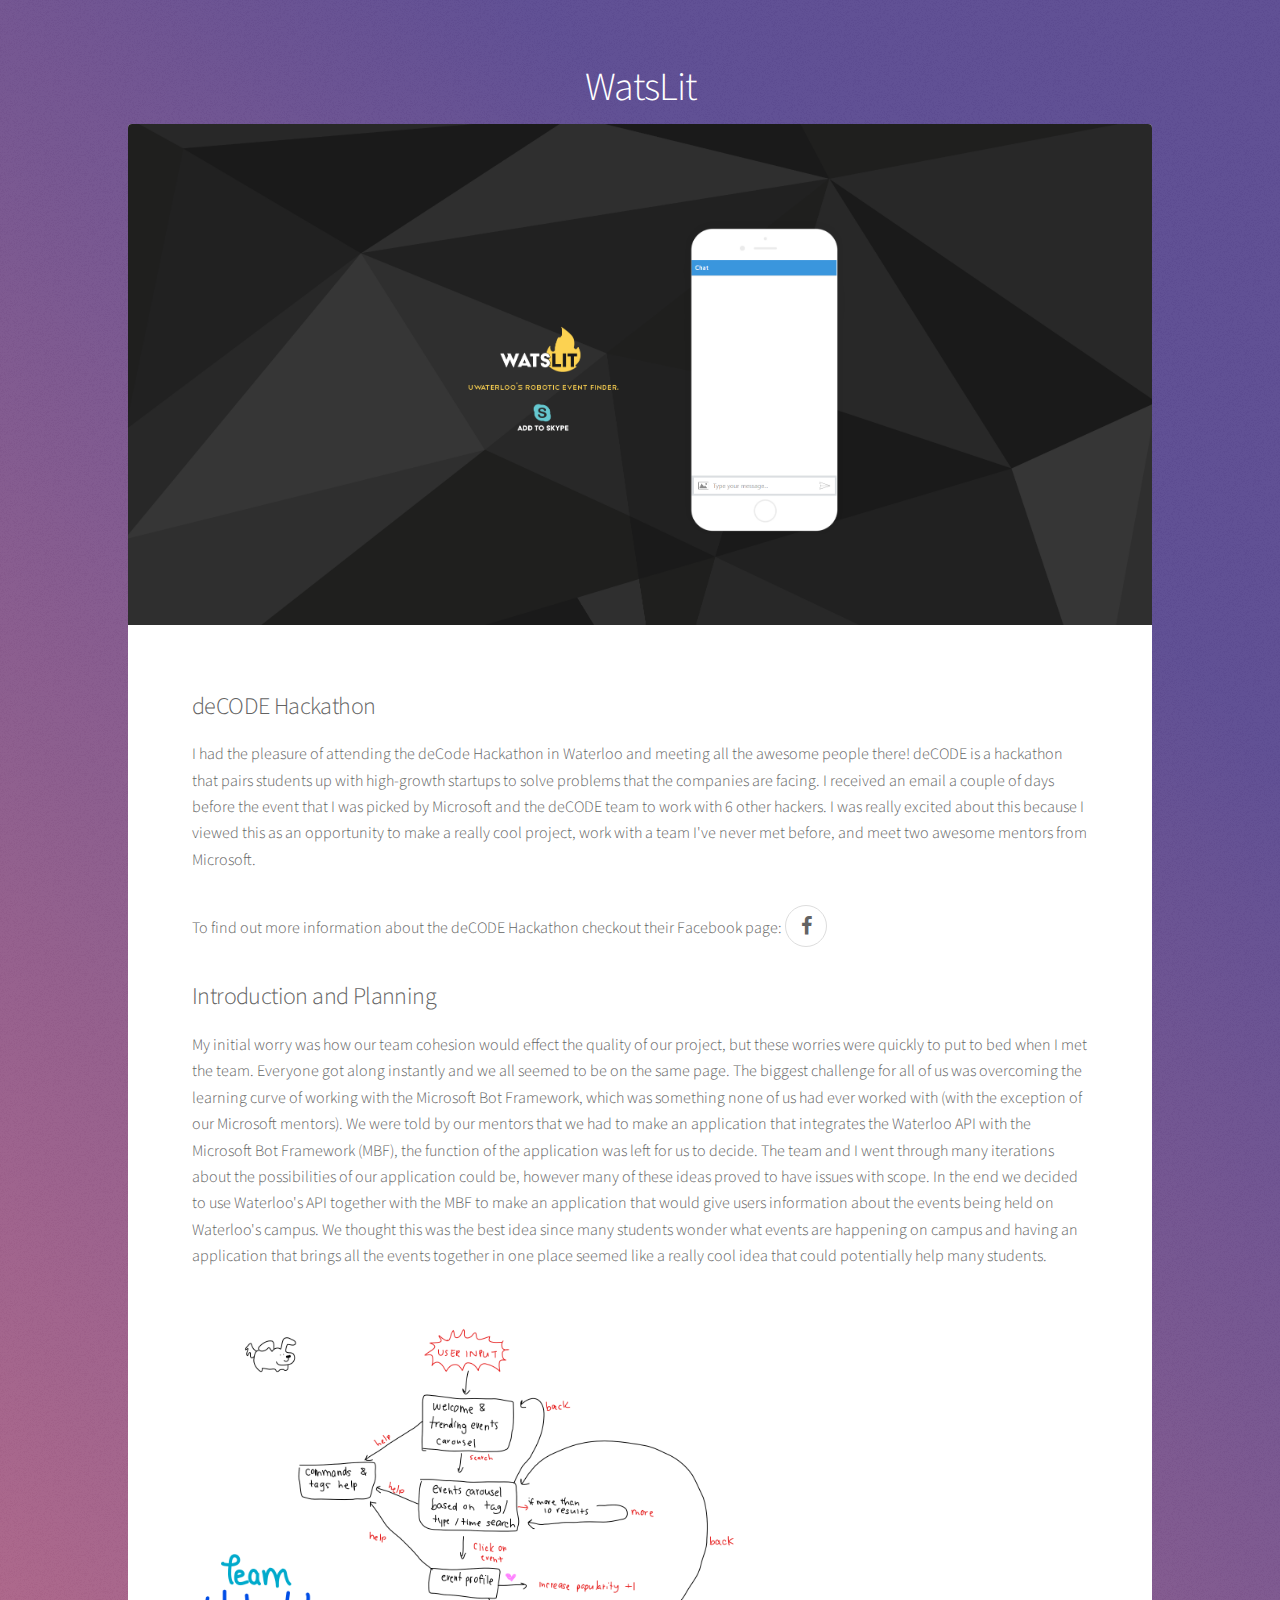
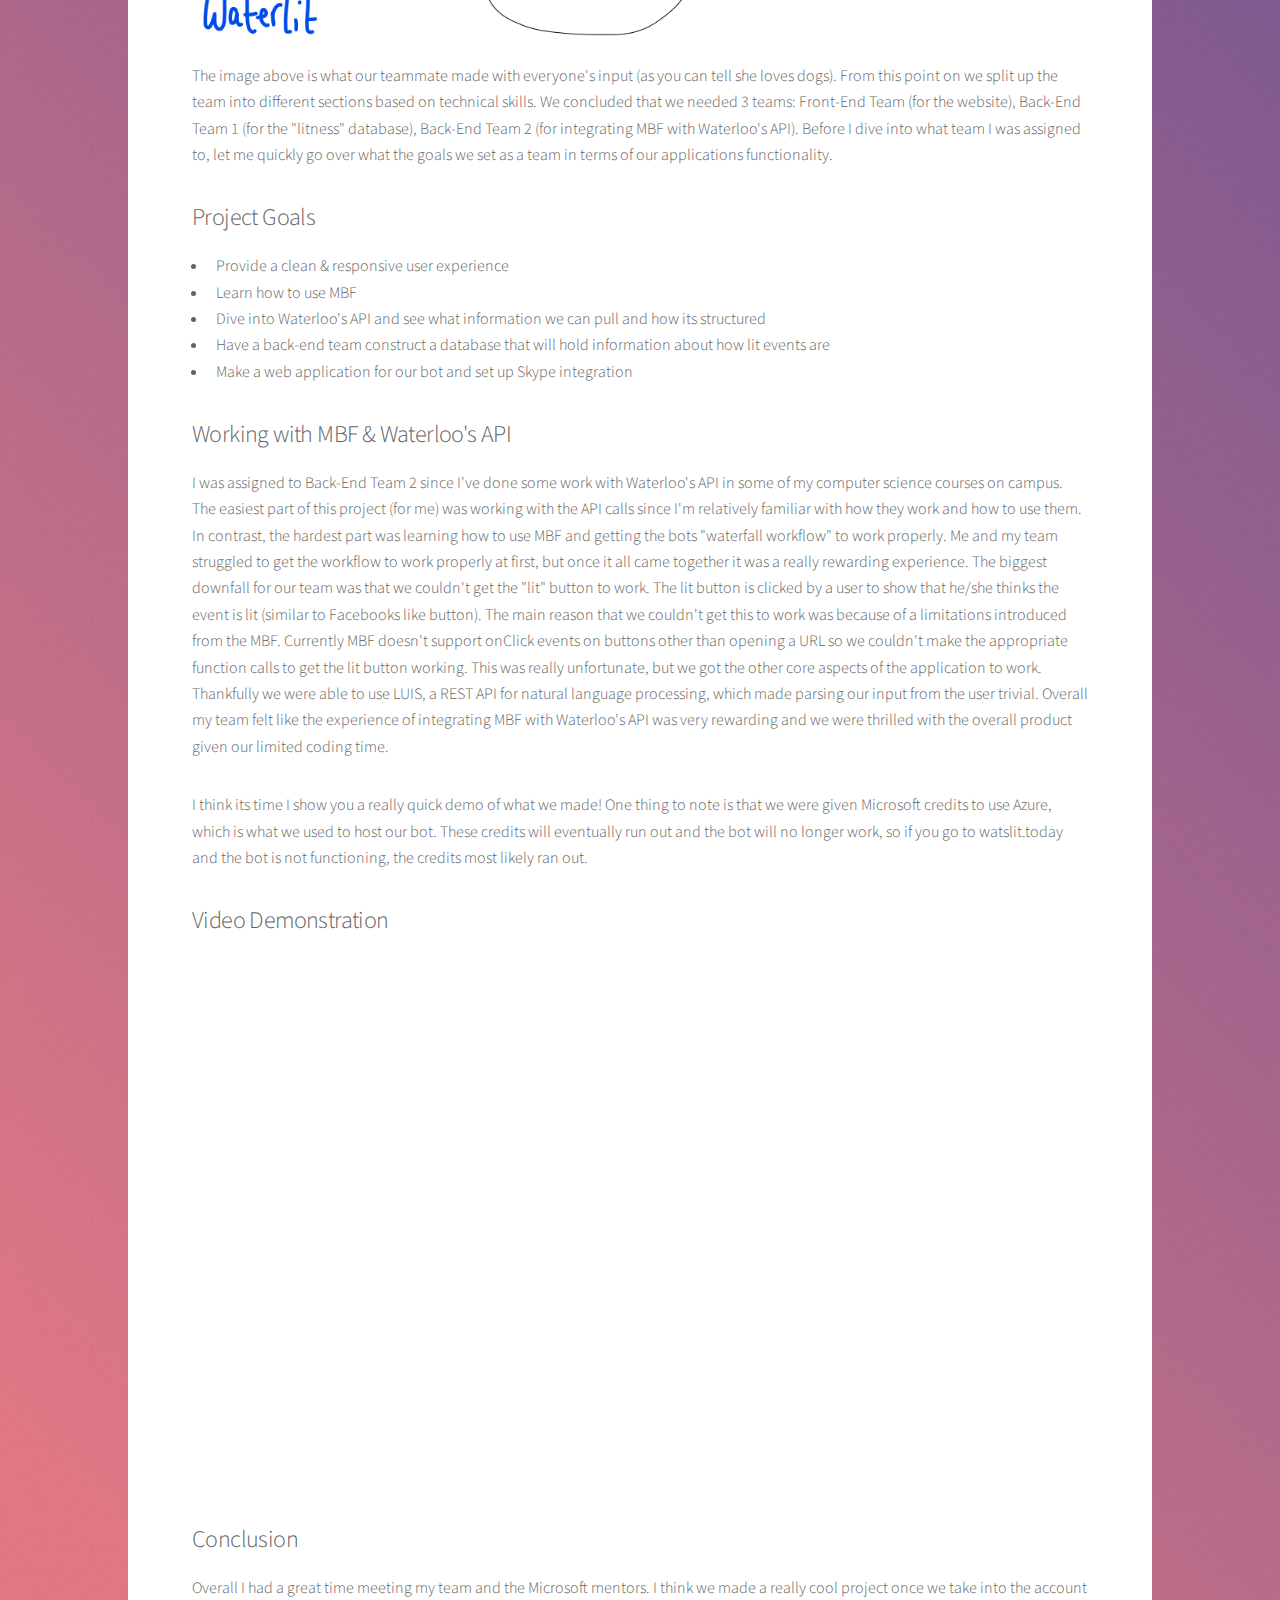
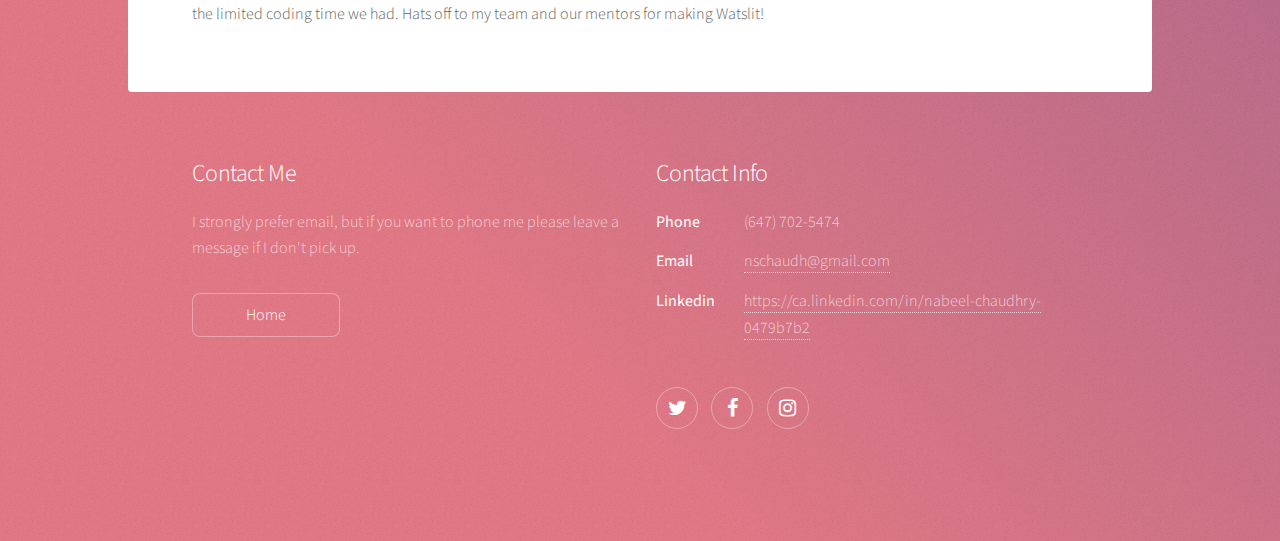
<file: lit.html>
<!DOCTYPE HTML>
<!--
	Stellar by HTML5 UP
	html5up.net | @ajlkn
	Free for personal and commercial use under the CCA 3.0 license (html5up.net/license)
-->
<html>
<head>
    <title>Nabeel Chaudhry - WatsLit</title>
    <meta charset="utf-8" />
    <meta name="viewport" content="width=device-width, initial-scale=1" />
    <!--[if lte IE 8]><script src="assets/js/ie/html5shiv.js"></script><![endif]-->
    <link rel="stylesheet" href="assets/css/main.css" />
    <!--[if lte IE 9]><link rel="stylesheet" href="assets/css/ie9.css" /><![endif]-->
    <!--[if lte IE 8]><link rel="stylesheet" href="assets/css/ie8.css" /><![endif]-->
</head>
<body>

<!-- Wrapper -->
<div id="wrapper">

    <!-- Header -->
    <header id="header">
        <h1>WatsLit</h1>
    </header>

    <!-- Main -->
    <div id="main">

        <!-- Content -->
        <section id="content" class="main">
            <span class="image main"><img src="images/lit/WatsLit-bg.png" alt="" /></span>
            <h2>deCODE Hackathon</h2>
            <p>I had the pleasure of attending the deCode Hackathon in Waterloo and meeting all the awesome people there! deCODE is a hackathon that pairs students up with high-growth startups to solve problems that the companies are facing.
                I received an email a couple of days before the event that I was picked by Microsoft and the deCODE team to work with 6 other hackers. I was really excited about this because I viewed this
                as an opportunity to make a really cool project, work with a team I've never met before, and meet two awesome mentors from Microsoft.
            </p>
            <p>To find out more information about the deCODE Hackathon checkout their Facebook page: <a href="https://www.facebook.com/hackdecode/?ref=br_rs" class="icon fa-facebook alt"><span class="label">Facebook</span></a></p>

            <h2>Introduction and Planning</h2>
            <p> My initial worry was how our team cohesion would effect the quality of our project, but these worries were quickly to put to bed when I met the team. Everyone got along instantly and we all seemed to be on the same page.
                The biggest challenge for all of us was overcoming the learning curve of working with the Microsoft Bot Framework, which was something none of us had ever worked with (with the exception of our Microsoft mentors).
                We were told by our mentors that we had to make an application that integrates the Waterloo API with the Microsoft Bot Framework (MBF), the function of the application was left for us to decide.
                The team and I went through many iterations about the possibilities of our application could be, however many of these ideas proved to have issues with scope. In the end we decided to use Waterloo's API together with the
                MBF to make an application that would give users information about the events being held on Waterloo's campus. We thought this was the best idea since many students wonder what events are happening on campus and having
                an application that brings all the events together in one place seemed like a really cool idea that could potentially help many students.
            </p>

            <img src="images/lit/workflow.png" alt="workflow diagram" class="litimg" />
            <p>The image above is what our  teammate made with everyone's input (as you can tell she loves dogs). From this point on we split up the team into different sections based on technical skills.
                We concluded that we needed 3 teams: Front-End Team (for the website), Back-End Team 1 (for the "litness" database), Back-End Team 2 (for integrating MBF with Waterloo's API).
                Before I dive into what team I was assigned to, let me quickly go over what the goals we set as a team in terms of our applications functionality.
            </p>

            <h2>Project Goals</h2>
            <ul> <li>Provide a clean & responsive user experience</li>
                <li>Learn how to use MBF</li>
                <li>Dive into Waterloo's API and see what information we can pull and how its structured</li>
                <li>Have a back-end team construct a database that will hold information about how lit events are</li>
                <li>Make a web application for our bot and set up Skype integration</li>
            </ul>

            <h2>Working with MBF & Waterloo's API</h2>
            <p>I was assigned to Back-End Team 2 since I've done some work with Waterloo's API in some of my computer science courses on campus. The easiest part of this project (for me) was working
                with the API calls since I'm relatively familiar with how they work and how to use them. In contrast, the hardest part was learning how to use MBF and getting the bots "waterfall workflow"
                to work properly. Me and my team struggled to get the workflow to work properly at first, but once it all came together it was a really rewarding experience. The biggest downfall for our team
                was that we couldn't get the "lit" button to work. The lit button is clicked by a user to show that he/she thinks the event is lit (similar to Facebooks like button). The main reason that
                we couldn't get this to work was because of a limitations introduced from the MBF. Currently MBF doesn't support onClick events on buttons other than opening a URL so we couldn't make the
                appropriate function calls to get the lit button working. This was really unfortunate, but we got the other core aspects of the application to work. Thankfully we were able to use LUIS,
                a REST API for natural language processing, which made parsing our input from the user trivial. Overall my team felt like the experience of integrating MBF with Waterloo's API was
                very rewarding and we were thrilled with the overall product given our limited coding time.
            </p>

            <p>I think its time I show you a really quick demo of what we made! One thing to note is that we were
            given Microsoft credits to use Azure, which is what we used to host our bot. These credits will eventually run out and the bot will no longer work, so if you go to watslit.today and the
            bot is not functioning, the credits most likely ran out. </p>

            <h2>Video Demonstration</h2>
            <div class="video-container" >
                <iframe width="560" height="315" src="https://www.youtube.com/embed/_e97hqwSv6k" frameborder="0" allowfullscreen></iframe>
            </div>
            <p></p>
	
	    <h2>Conclusion</h2>
            <p> Overall I had a great time meeting my team and the Microsoft mentors. I think we made a really cool project once we take into the account the limited coding time we had. Hats off to
                my team and our mentors for making Watslit!
            </p>

        </section>

    </div>

    <!-- Footer -->
    <footer id="footer">
        <section>
            <h2>Contact Me</h2>
            <p>I strongly prefer email, but if you want to phone me please leave a message if I don't pick up.</p>
            <ul class="actions">
                <li><a href="index.html" class="button">Home</a></li>
            </ul>
        </section>
        <section>
            <h2>Contact Info</h2>
            <dl class="alt">
                <dt>Phone</dt>
                <dd>(647) 702-5474</dd>
                <dt>Email</dt>
                <dd><a href="mailto:nschaudh@gmail.com">nschaudh@gmail.com</a></dd>
                <dt>Linkedin</dt>
                <dd><a href="https://ca.linkedin.com/in/nabeel-chaudhry-0479b7b2">https://ca.linkedin.com/in/nabeel-chaudhry-0479b7b2</a></dd>
            </dl>
            <ul class="icons">
                <li><a href="https://twitter.com/NabChaudhry" class="icon fa-twitter alt"><span class="label">Twitter</span></a></li>
                <li><a href="https://www.facebook.com/nabeel.beautiful.pakistani" class="icon fa-facebook alt"><span class="label">Facebook</span></a></li>
                <li><a href="https://www.instagram.com/nabchaudhry/" class="icon fa-instagram alt"><span class="label">Instagram</span></a></li>
            </ul>
        </section>

    </footer>

</div>

<!-- Scripts -->
<script src="assets/js/jquery.min.js"></script>
<script src="assets/js/jquery.scrollex.min.js"></script>
<script src="assets/js/jquery.scrolly.min.js"></script>
<script src="assets/js/skel.min.js"></script>
<script src="assets/js/util.js"></script>
<!--[if lte IE 8]><script src="assets/js/ie/respond.min.js"></script><![endif]-->
<script src="assets/js/main.js"></script>

</body>
</html>
</file>
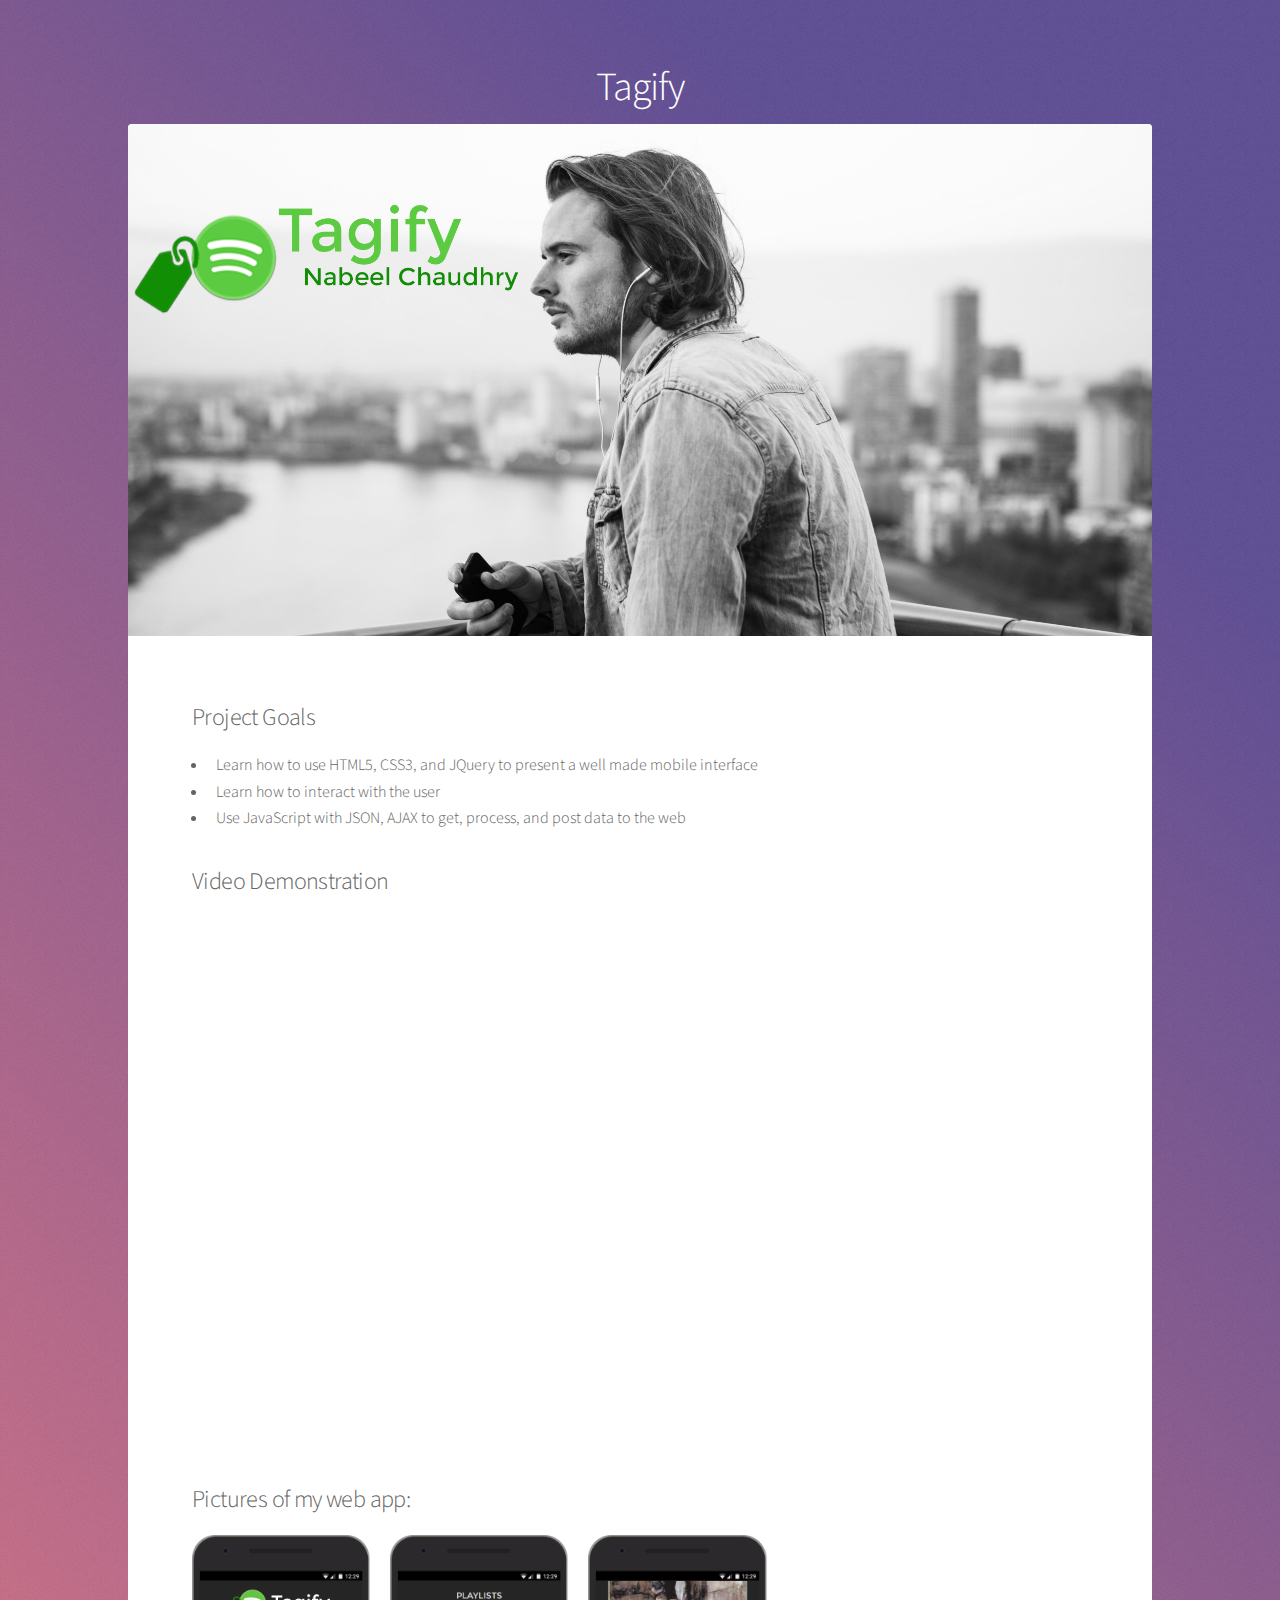
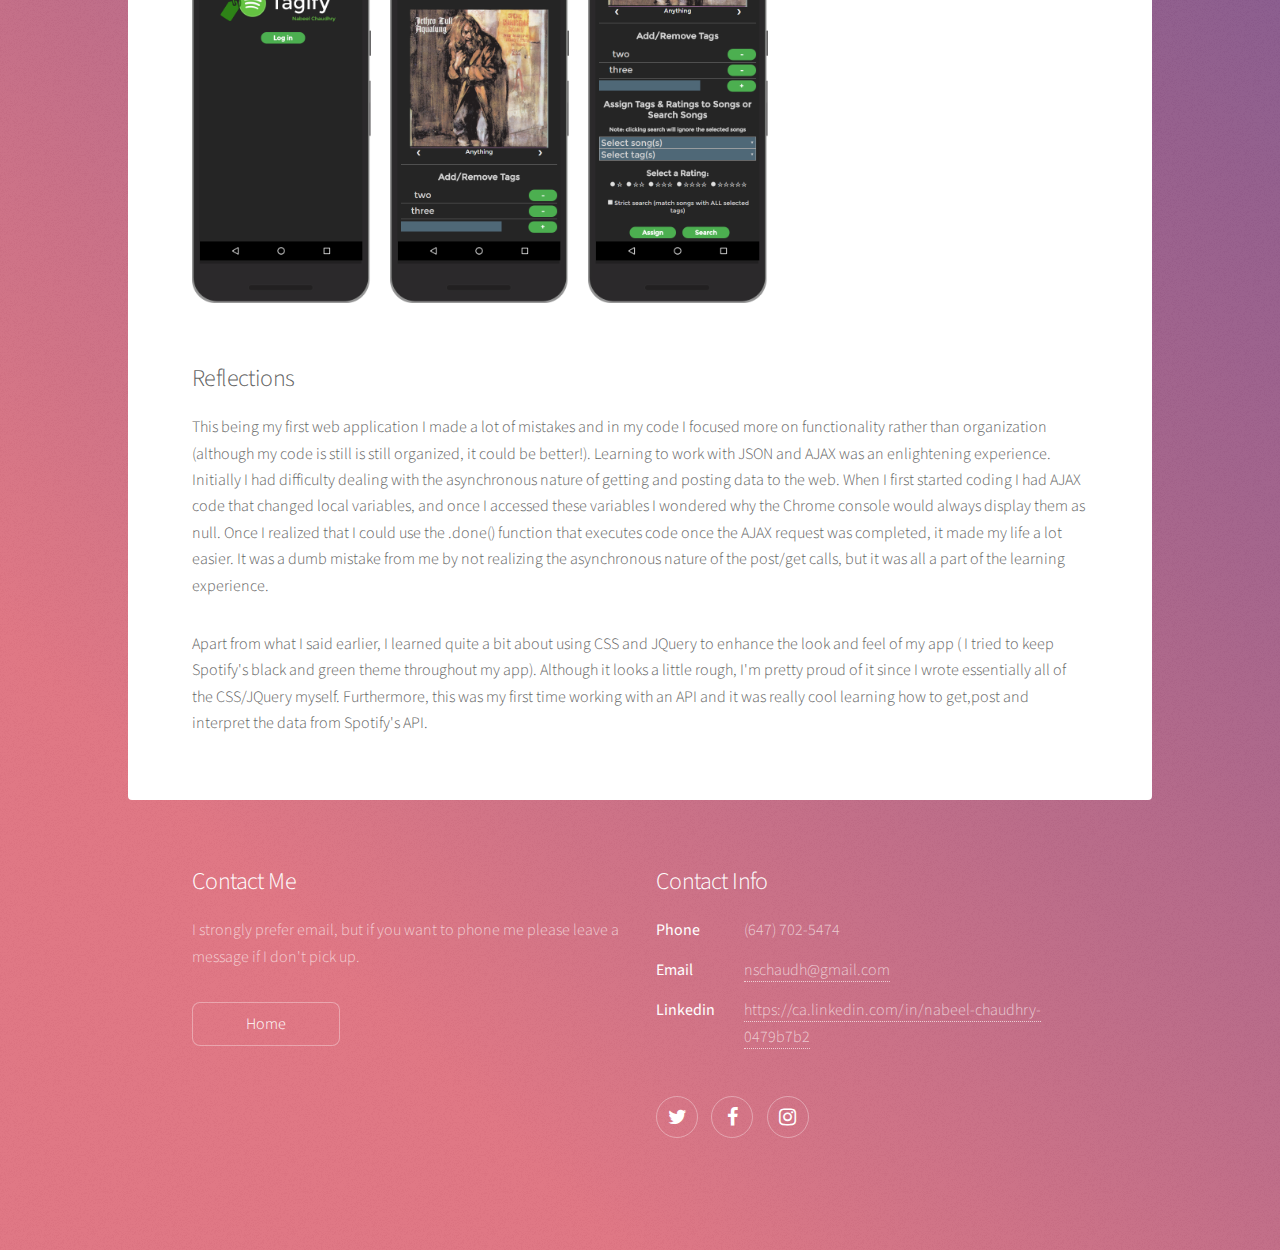
<file: tagify.html>
<!DOCTYPE HTML>
<!--
	Stellar by HTML5 UP
	html5up.net | @ajlkn
	Free for personal and commercial use under the CCA 3.0 license (html5up.net/license)
-->
<html>
<head>
    <title>Nabeel Chaudhry - Tagify</title>
    <meta charset="utf-8" />
    <meta name="viewport" content="width=device-width, initial-scale=1" />
    <!--[if lte IE 8]><script src="assets/js/ie/html5shiv.js"></script><![endif]-->
    <link rel="stylesheet" href="assets/css/main.css" />
    <!--[if lte IE 9]><link rel="stylesheet" href="assets/css/ie9.css" /><![endif]-->
    <!--[if lte IE 8]><link rel="stylesheet" href="assets/css/ie8.css" /><![endif]-->
</head>
<body>

<!-- Wrapper -->
<div id="wrapper">

    <!-- Header -->
    <header id="header">
        <h1>Tagify</h1>
    </header>

    <!-- Main -->
    <div id="main">

        <!-- Content -->
        <section id="content" class="main">
            <span class="image main"><img src="images/tagify/spotify-pg-image.png" alt="" /></span>
            <h2>Project Goals</h2>
            <ul> <li>Learn how to use HTML5, CSS3, and JQuery to present a well made mobile interface</li>
                 <li>Learn how to interact with the user</li>
                 <li>Use JavaScript with JSON, AJAX to get, process, and post data to the web</li>
            </ul>

            <h2>Video Demonstration</h2>
            <div class="video-container" > 
		    <iframe width="560" height="315" src="https://www.youtube.com/embed/sGdWTSehQ2w" frameborder="0" allowfullscreen></iframe>
	        </div>

            <p></p>
            <h2>Pictures of my web app:</h2>
            <section id="demoimgs">
                <a href="images/tagify/login.png" class="app-imgs"> <img src="images/tagify/login.png" class="webapp"> </a>
                <a href="images/tagify/playlists&tags.png" class="app-imgs"> <img src="images/tagify/playlists&tags.png" class="webapp"> </a>
                <a href="images/tagify/search.png" class="app-imgs"> <img src="images/tagify/search.png" class="webapp"> </a>
            </section>

            <h2>Reflections</h2>
            <p>This being my first web application I made a lot of mistakes and in my code I focused more on functionality
            rather than organization (although my code is still is still organized, it could be better!). Learning to work
            with JSON and AJAX was an enlightening experience. Initially I had difficulty dealing with the asynchronous nature
            of getting and posting data to the web. When I first started coding I had AJAX code that changed local variables, and once I accessed
                these variables I wondered why the Chrome console would always display them as null. Once I realized that I could
                use the .done() function that executes code once the AJAX request was completed, it made my life a lot easier. It
                was a dumb mistake from me by not realizing the asynchronous nature of the post/get calls, but it was all a part of the learning experience.
            </p>

            <p> Apart from what I said earlier, I learned quite a bit about using CSS and JQuery to enhance the look and feel of my app
                ( I tried to keep Spotify's black and green theme throughout my app). Although it looks
                a little rough, I'm pretty proud of it since I wrote essentially all of the CSS/JQuery myself. Furthermore, this was my first time working
                with an API and it was really cool learning how to get,post and interpret the data from Spotify's API.

            </p>
        </section>

    </div>

    <!-- Footer -->
    <footer id="footer">
        <section>
            <h2>Contact Me</h2>
            <p>I strongly prefer email, but if you want to phone me please leave a message if I don't pick up.</p>
            <ul class="actions">
                <li><a href="index.html" class="button">Home</a></li>
            </ul>
        </section>
        <section>
            <h2>Contact Info</h2>
            <dl class="alt">
                <dt>Phone</dt>
                <dd>(647) 702-5474</dd>
                <dt>Email</dt>
                <dd><a href="mailto:nschaudh@gmail.com">nschaudh@gmail.com</a></dd>
                <dt>Linkedin</dt>
                <dd><a href="https://ca.linkedin.com/in/nabeel-chaudhry-0479b7b2">https://ca.linkedin.com/in/nabeel-chaudhry-0479b7b2</a></dd>
            </dl>
            <ul class="icons">
                <li><a href="https://twitter.com/NabChaudhry" class="icon fa-twitter alt"><span class="label">Twitter</span></a></li>
                <li><a href="https://www.facebook.com/nabeel.beautiful.pakistani" class="icon fa-facebook alt"><span class="label">Facebook</span></a></li>
                <li><a href="https://www.instagram.com/nabchaudhry/" class="icon fa-instagram alt"><span class="label">Instagram</span></a></li>
            </ul>
        </section>

    </footer>

</div>

<!-- Scripts -->
<script src="assets/js/jquery.min.js"></script>
<script src="assets/js/jquery.scrollex.min.js"></script>
<script src="assets/js/jquery.scrolly.min.js"></script>
<script src="assets/js/skel.min.js"></script>
<script src="assets/js/util.js"></script>
<!--[if lte IE 8]><script src="assets/js/ie/respond.min.js"></script><![endif]-->
<script src="assets/js/main.js"></script>

</body>
</html>
</file>
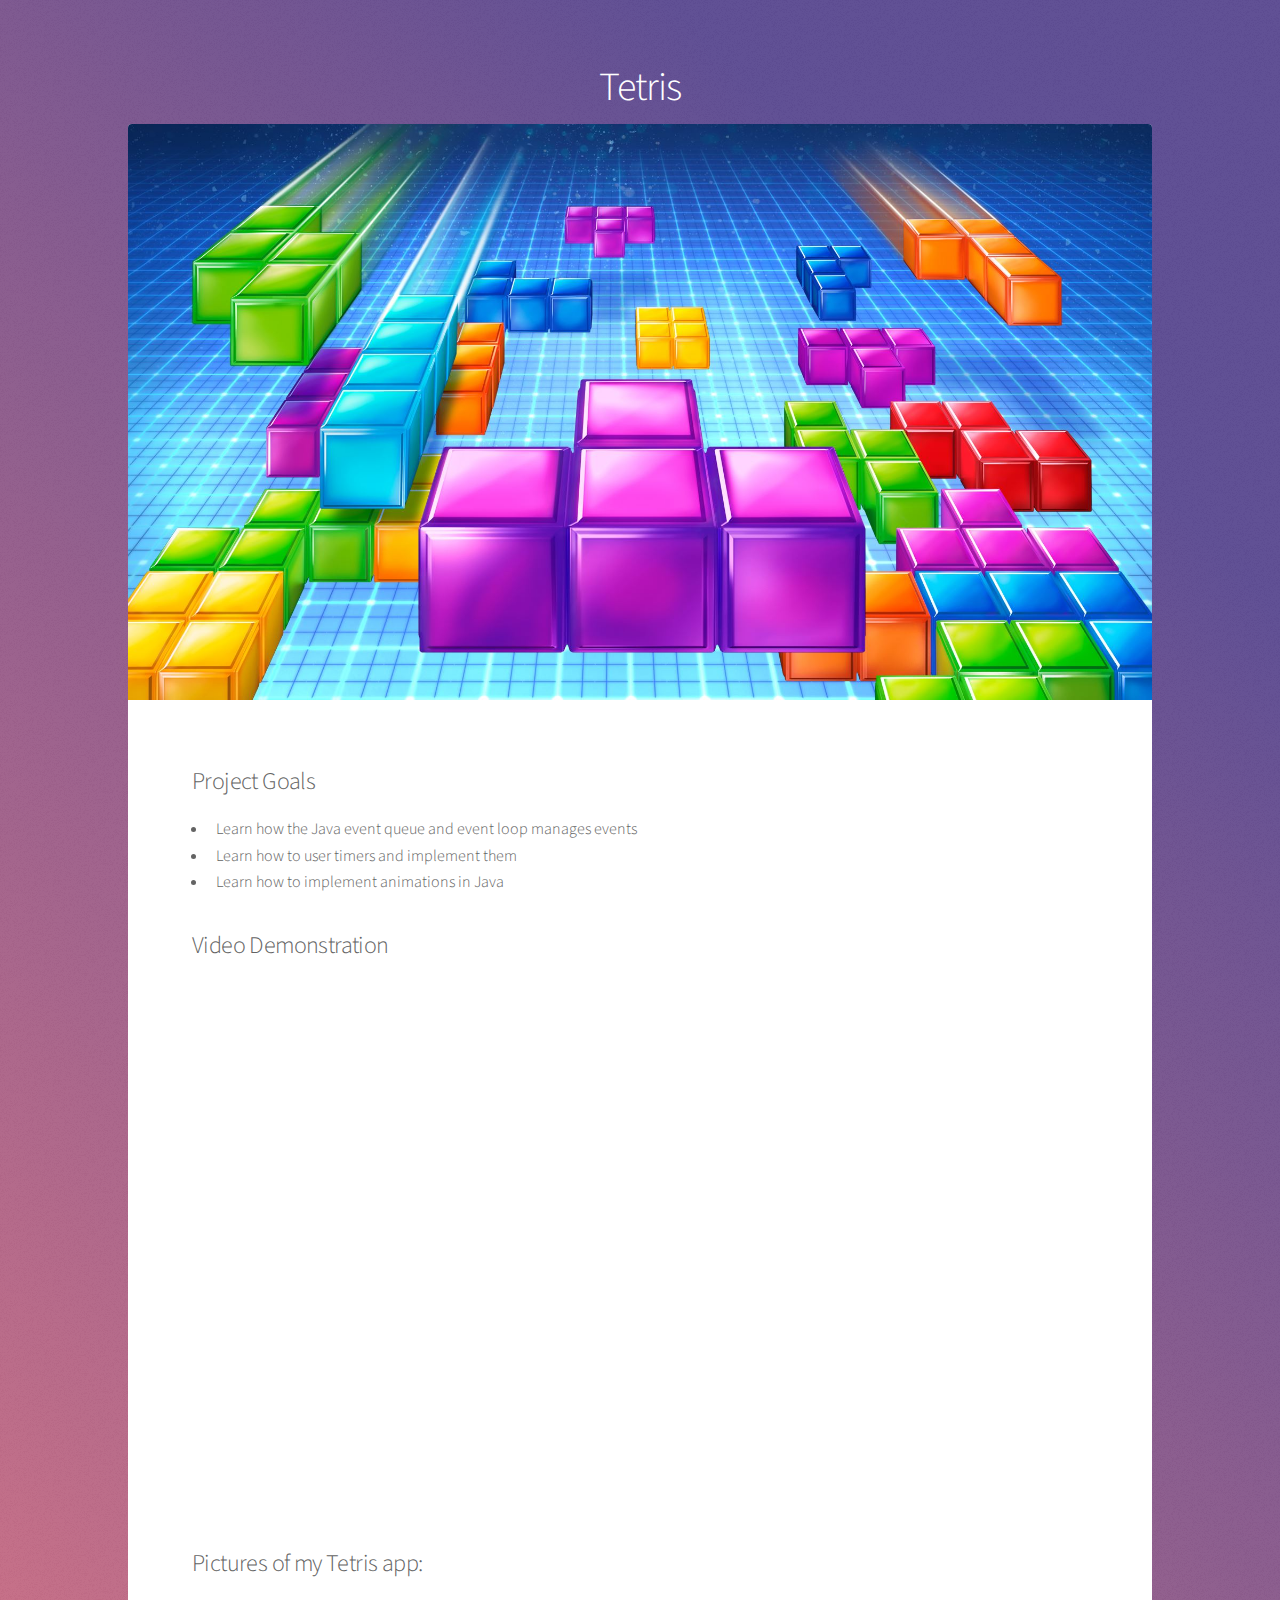
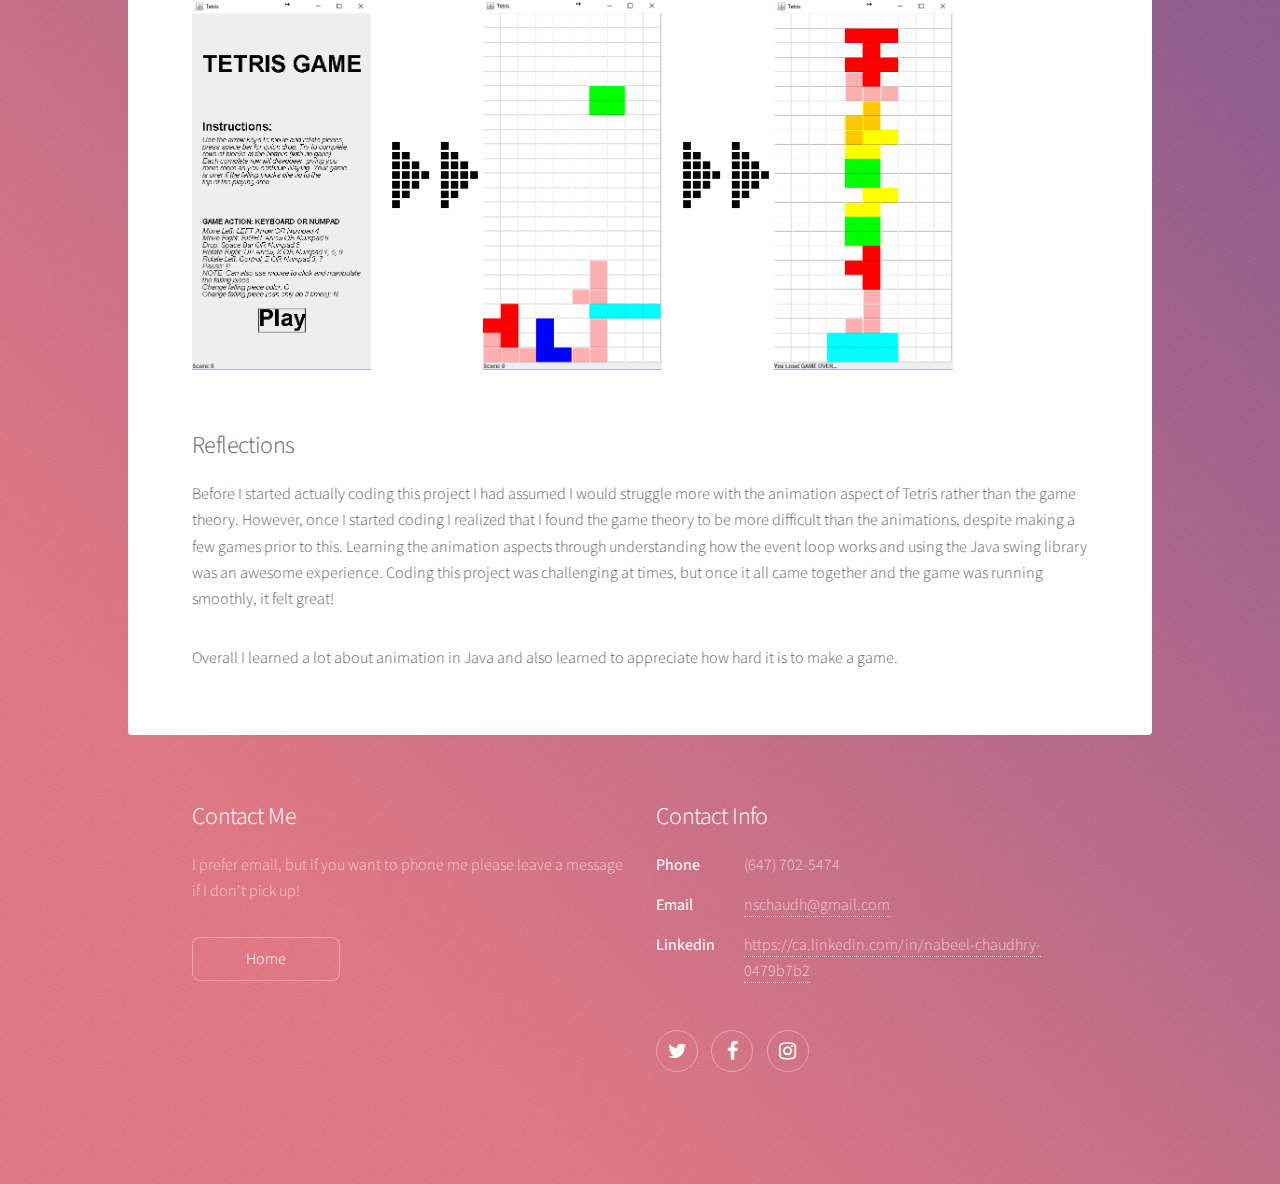
<file: tetris.html>
<!DOCTYPE HTML>
<!--
	Stellar by HTML5 UP
	html5up.net | @ajlkn
	Free for personal and commercial use under the CCA 3.0 license (html5up.net/license)
-->
<html>
<head>
    <title>Nabeel Chaudhry - Tetris</title>
    <meta charset="utf-8" />
    <meta name="viewport" content="width=device-width, initial-scale=1" />
    <!--[if lte IE 8]><script src="assets/js/ie/html5shiv.js"></script><![endif]-->
    <link rel="stylesheet" href="assets/css/main.css" />
    <!--[if lte IE 9]><link rel="stylesheet" href="assets/css/ie9.css" /><![endif]-->
    <!--[if lte IE 8]><link rel="stylesheet" href="assets/css/ie8.css" /><![endif]-->
</head>
<body>

<!-- Wrapper -->
<div id="wrapper">

    <!-- Header -->
    <header id="header">
        <h1>Tetris</h1>
    </header>

    <!-- Main -->
    <div id="main">

        <!-- Content -->
        <section id="content" class="main">
            <span class="image main"><img src="images/tetris/tetris-cover.jpg" alt="" /></span>
            <h2>Project Goals</h2>
            <ul> <li>Learn how the Java event queue and event loop manages events</li>
                <li>Learn how to user timers and implement them</li>
                <li>Learn how to implement animations in Java</li>
            </ul>

            <h2>Video Demonstration</h2>
            <div class="video-container" > 
		    <iframe width="560" height="315" src="https://www.youtube.com/embed/KAU2zftvnQ4" frameborder="0" allowfullscreen></iframe>
	        </div>

            <p></p>
            <h2>Pictures of my Tetris app:</h2>
            <section id="demoimgs">
                <a href="images/tetris/TetrisHomeSplash.png" class="app-imgs"> <img src="images/tetris/TetrisHomeSplash.png" class="webapp"> </a>
                <img src="images/tetris/arrow.png" id="arrow">
                <a href="images/tetris/Gameplay.png" class="app-imgs"> <img src="images/tetris/Gameplay.png" class="webapp"> </a>
                <img src="images/tetris/arrow.png" id="arrow">
                <a href="images/tetris/Gameover.png" class="app-imgs"> <img src="images/tetris/Gameover.png" class="webapp"> </a>
            </section>

            <h2>Reflections</h2>
            <p>Before I started actually coding this project I had assumed I would struggle more with the animation aspect of Tetris rather than
            the game theory. However, once I started coding I realized that I found the game theory to be more difficult than the animations, despite
            making a few games prior to this. Learning the animation aspects through understanding how the event loop works and using the Java swing library
            was an awesome experience. Coding this project was challenging at times, but once it all came together and the game was running smoothly, it felt great! </p>
            <p> Overall I learned a lot about animation in Java and also learned to appreciate how hard it is to make a game.</p>
        </section>

    </div>

    <!-- Footer -->
    <footer id="footer">
        <section>
            <h2>Contact Me</h2>
            <p>I prefer email, but if you want to phone me please leave a message if I don't pick up!</p>
            <ul class="actions">
                <li><a href="index.html" class="button">Home</a></li>
            </ul>
        </section>
        <section>
            <h2>Contact Info</h2>
            <dl class="alt">
                <dt>Phone</dt>
                <dd>(647) 702-5474</dd>
                <dt>Email</dt>
                <dd><a href="mailto:nschaudh@gmail.com">nschaudh@gmail.com</a></dd>
                <dt>Linkedin</dt>
                <dd><a href="https://ca.linkedin.com/in/nabeel-chaudhry-0479b7b2">https://ca.linkedin.com/in/nabeel-chaudhry-0479b7b2</a></dd>
            </dl>
            <ul class="icons">
                <li><a href="https://twitter.com/NabChaudhry" class="icon fa-twitter alt"><span class="label">Twitter</span></a></li>
                <li><a href="https://www.facebook.com/nabeel.beautiful.pakistani" class="icon fa-facebook alt"><span class="label">Facebook</span></a></li>
                <li><a href="https://www.instagram.com/nabchaudhry/" class="icon fa-instagram alt"><span class="label">Instagram</span></a></li>
            </ul>
        </section>

    </footer>

</div>

<!-- Scripts -->
<script src="assets/js/jquery.min.js"></script>
<script src="assets/js/jquery.scrollex.min.js"></script>
<script src="assets/js/jquery.scrolly.min.js"></script>
<script src="assets/js/skel.min.js"></script>
<script src="assets/js/util.js"></script>
<!--[if lte IE 8]><script src="assets/js/ie/respond.min.js"></script><![endif]-->
<script src="assets/js/main.js"></script>

</body>
</html>
</file>
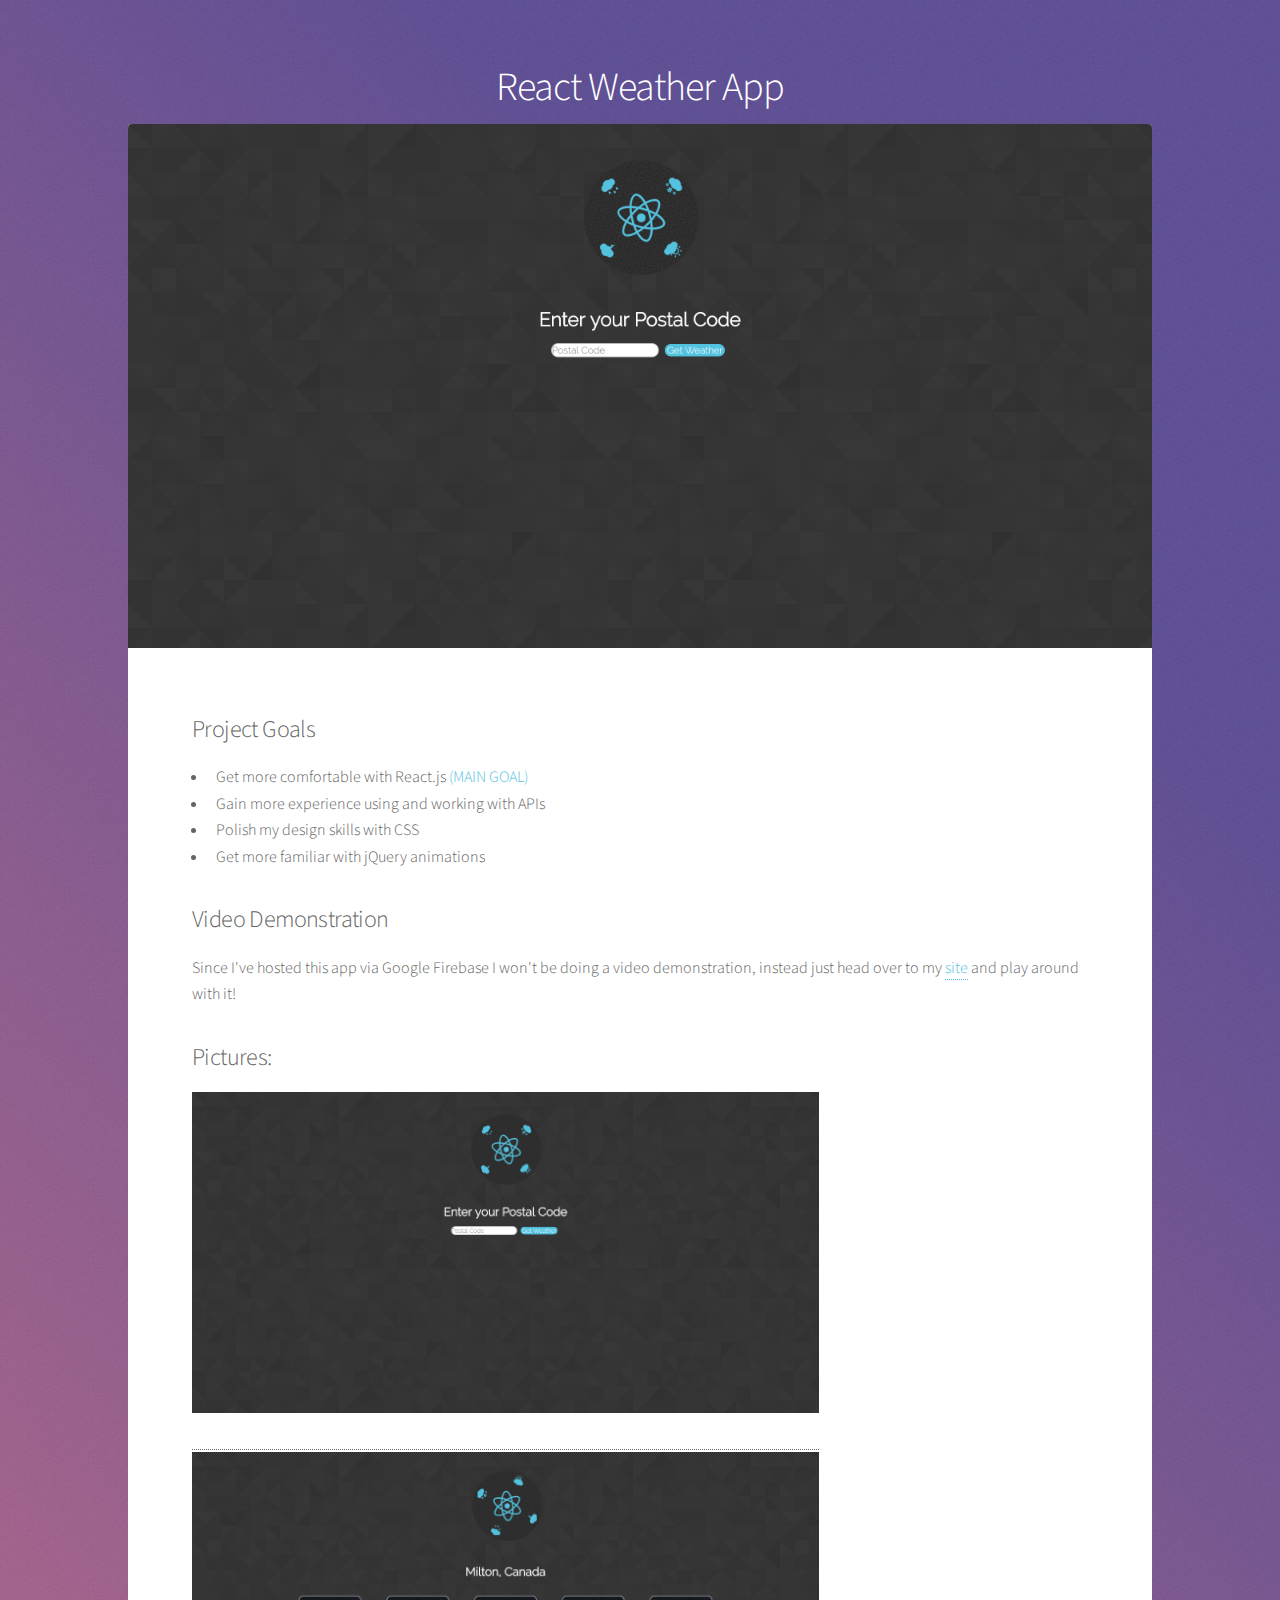
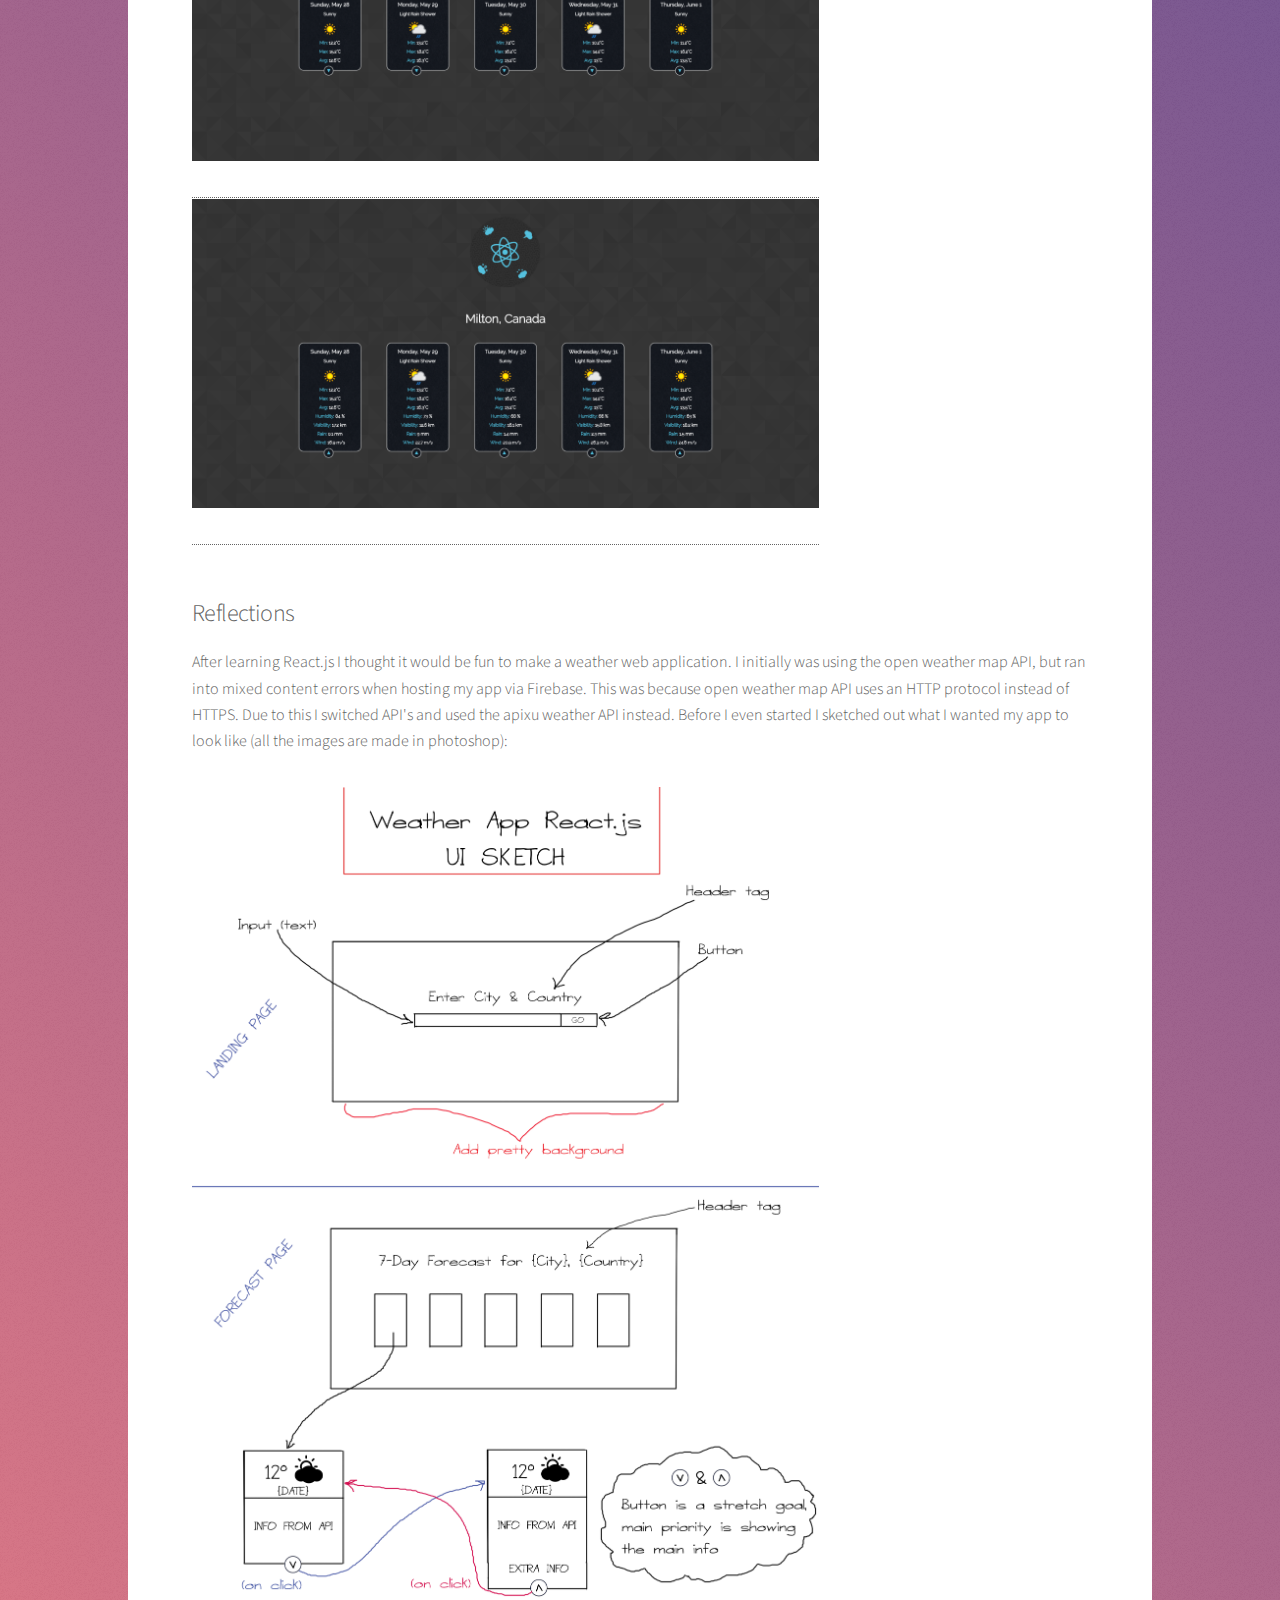
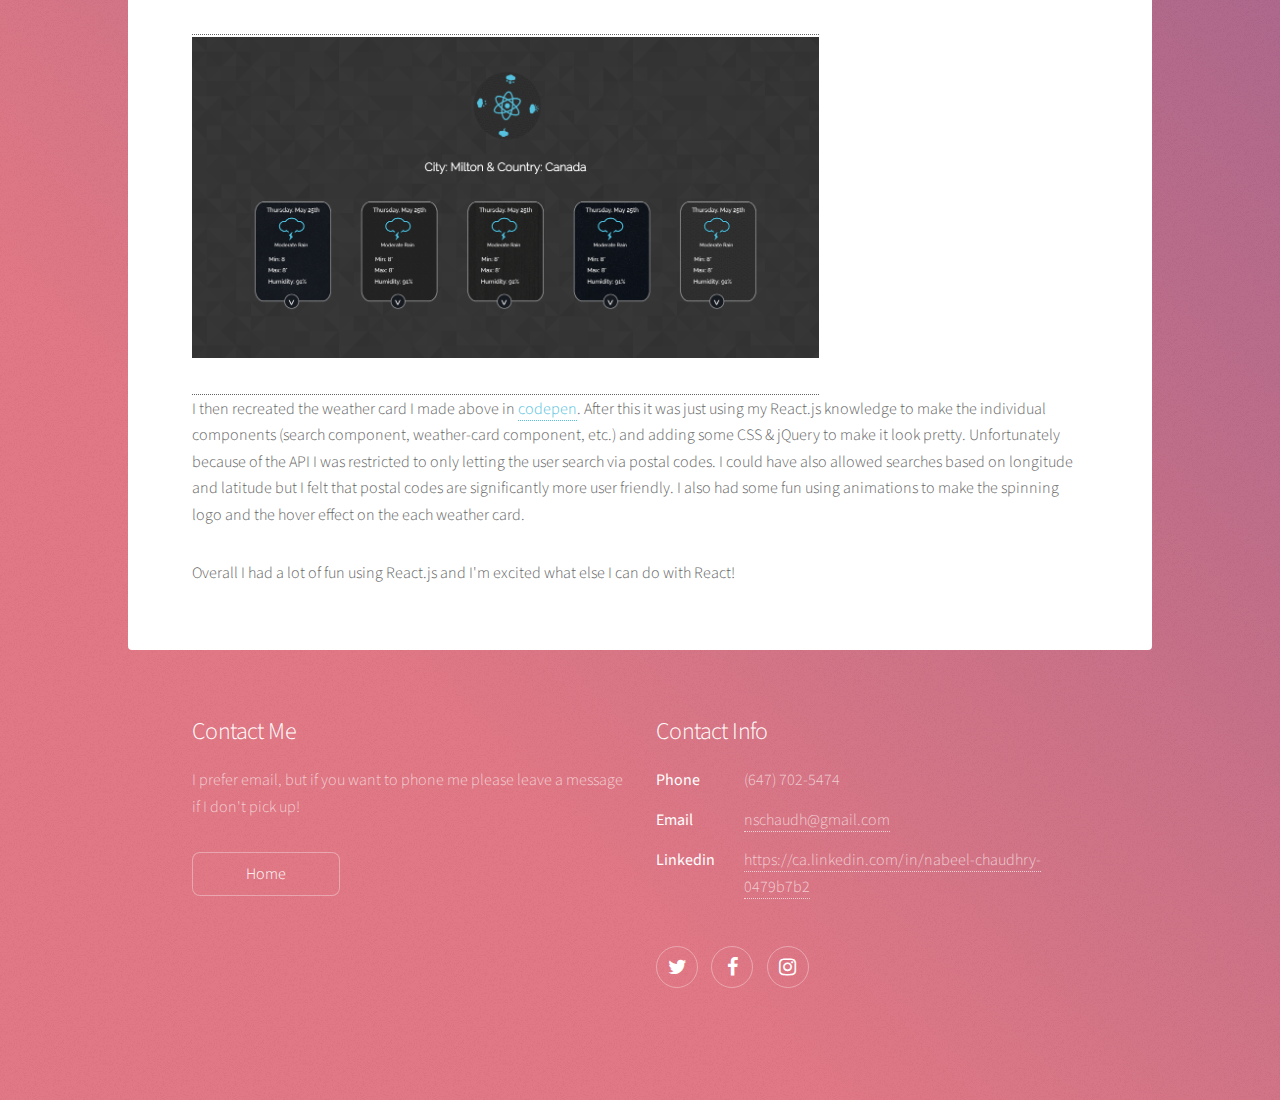
<file: weather.html>
<!DOCTYPE HTML>
<!--
	Stellar by HTML5 UP
	html5up.net | @ajlkn
	Free for personal and commercial use under the CCA 3.0 license (html5up.net/license)
-->
<html>
<head>
    <title>Nabeel Chaudhry - Weather</title>
    <meta charset="utf-8" />
    <meta name="viewport" content="width=device-width, initial-scale=1" />
    <!--[if lte IE 8]><script src="assets/js/ie/html5shiv.js"></script><![endif]-->
    <link rel="stylesheet" href="assets/css/main.css" />
    <!--[if lte IE 9]><link rel="stylesheet" href="assets/css/ie9.css" /><![endif]-->
    <!--[if lte IE 8]><link rel="stylesheet" href="assets/css/ie8.css" /><![endif]-->
</head>
<body>

<!-- Wrapper -->
<div id="wrapper">

    <!-- Header -->
    <header id="header">
        <h1>React Weather App</h1>
    </header>

    <!-- Main -->
    <div id="main">

        <!-- Content -->
        <section id="content" class="main">
            <span class="image main"><img src="images/weather/header.png" alt="" /></span>
            <h2>Project Goals</h2>
            <ul>
                <li>Get more comfortable with React.js <span class="blue">(MAIN GOAL)</span></li>
                <li>Gain more experience using and working with APIs</li>
                <li>Polish my design skills with CSS</li>
                <li>Get more familiar with jQuery animations</li>
            </ul>

            <h2>Video Demonstration</h2>
            <p>
                Since I've hosted this app via Google Firebase I won't be doing a video demonstration,
                instead just head over to my <span class="blue"><a href="https://weather-346ea.firebaseapp.com/">site</a></span> and play around with it!
            </p>

            <p></p>
            <h2>Pictures:</h2>
            <section id="demoimgs">
                <a href="images/weather/header.png" class="weather"> <img src="images/weather/header.png" class="weather"> </a>
                <a href="images/weather/forecast_page.png" class="weather"> <img src="images/weather/forecast_page.png" class="weather"> </a>
                <a href="images/weather/more-info.png" class="weather"> <img src="images/weather/more-info.png" class="weather"> </a>
            </section>

            <h2>Reflections</h2>
            <p>
                After learning React.js I thought it would be fun to make a weather web application. I initially was using the open weather map API, but ran into
                mixed content errors when hosting my app via Firebase. This was because open weather map API uses an HTTP protocol instead of HTTPS. Due to this
                I switched API's and used the apixu weather API instead.
                Before I even started I sketched out what I wanted my app to look like (all the images are made in photoshop):
            </p>
            <a href="images/weather/UI-Sketch.png" class="sketch"> <img src="images/weather/UI-Sketch.png" class="weather"> </a>
            <a href="images/weather/forecast-ui.png" class="weather"> <img src="images/weather/forecast-ui.png" class="weather"> </a>
            <p>
                I then recreated the weather card I made above in  <span class="blue"><a href="https://codepen.io/nschaudh/pen/PmLgMg">codepen</a></span>.
                After this it was just using my React.js knowledge to make the individual components (search component, weather-card component, etc.) and
                adding some CSS & jQuery to make it look pretty. Unfortunately because of the API I was restricted to only letting the user search via postal codes.
                I could have also allowed searches based on longitude and latitude but I felt that postal codes are significantly more user friendly. I also had some fun
                using animations to make the spinning logo and the hover effect on the each weather card.
            </p>
            <p>
                Overall I had a lot of fun using React.js and I'm excited what else I can do with React!
            </p>
        </section>

    </div>

    <!-- Footer -->
    <footer id="footer">
        <section>
            <h2>Contact Me</h2>
            <p>I prefer email, but if you want to phone me please leave a message if I don't pick up!</p>
            <ul class="actions">
                <li><a href="index.html" class="button">Home</a></li>
            </ul>
        </section>
        <section>
            <h2>Contact Info</h2>
            <dl class="alt">
                <dt>Phone</dt>
                <dd>(647) 702-5474</dd>
                <dt>Email</dt>
                <dd><a href="mailto:nschaudh@gmail.com">nschaudh@gmail.com</a></dd>
                <dt>Linkedin</dt>
                <dd><a href="https://ca.linkedin.com/in/nabeel-chaudhry-0479b7b2">https://ca.linkedin.com/in/nabeel-chaudhry-0479b7b2</a></dd>
            </dl>
            <ul class="icons">
                <li><a href="https://twitter.com/NabChaudhry" class="icon fa-twitter alt"><span class="label">Twitter</span></a></li>
                <li><a href="https://www.facebook.com/nabeel.beautiful.pakistani" class="icon fa-facebook alt"><span class="label">Facebook</span></a></li>
                <li><a href="https://www.instagram.com/nabchaudhry/" class="icon fa-instagram alt"><span class="label">Instagram</span></a></li>
            </ul>
        </section>

    </footer>

</div>

<!-- Scripts -->
<script src="assets/js/jquery.min.js"></script>
<script src="assets/js/jquery.scrollex.min.js"></script>
<script src="assets/js/jquery.scrolly.min.js"></script>
<script src="assets/js/skel.min.js"></script>
<script src="assets/js/util.js"></script>
<!--[if lte IE 8]><script src="assets/js/ie/respond.min.js"></script><![endif]-->
<script src="assets/js/main.js"></script>

</body>
</html>
</file>
<file: assets/css/ie9.css>
/*
	Stellar by HTML5 UP
	html5up.net | @ajlkn
	Free for personal and commercial use under the CCA 3.0 license (html5up.net/license)
*/

/* Spotlight */

	.spotlight:after {
		content: '';
		display: block;
		clear: both;
	}

	.spotlight .content {
		float: left;
		width: 60%;
	}

	.spotlight .image {
		float: left;
	}

/* Features */

	.features:after {
		content: '';
		display: block;
		clear: both;
	}

	.features li {
		float: left;
	}

/* Statistics */

	.statistics {
		display: inline-block;
		width: auto;
	}

		.statistics:after {
			content: '';
			display: block;
			clear: both;
		}

		.statistics li {
			float: left;
			padding: 1.5em 2.5em;
		}

/* Footer */

	#footer > * {
		float: left;
	}

	#footer .copyright {
		clear: both;
	}
</file>
<file: assets/css/ie8.css>
/*
	Stellar by HTML5 UP
	html5up.net | @ajlkn
	Free for personal and commercial use under the CCA 3.0 license (html5up.net/license)
*/

/* Type */

	body {
		color: #ffffff;
	}

/* Button */

	.button {
		position: relative;
		border: solid 1px !important;
	}

		.button.special {
			border: none !important;
		}

/* Icon */

	.icon.major {
		-ms-behavior: url("assets/js/ie/PIE.htc");
	}

		.icon.major:before {
			font-size: 4em;
			border: 0;
		}

/* Spotlight */

	.spotlight .image {
		position: relative;
		-ms-behavior: url("assets/js/ie/PIE.htc");
	}

		.spotlight .image img {
			position: relative;
			-ms-behavior: url("assets/js/ie/PIE.htc");
		}

/* Features */

	.features li {
		width: 29%;
	}

/* Footer */

	#footer > * {
		width: 50%;
		margin-left: 0;
	}

/* Main */

	#main > .main > .image.main:first-child {
		margin-top: 0;
		margin-left: 0;
		width: 100%;
	}
</file>
<file: assets/css/main.css>
@import url(font-awesome.min.css);
@import "https://fonts.googleapis.com/css?family=Source+Sans+Pro:300,400";

/*
	Stellar by HTML5 UP
	html5up.net | @ajlkn
	Free for personal and commercial use under the CCA 3.0 license (html5up.net/license)
*/

/* Reset */

	html, body, div, span, applet, object, iframe, h1, h2, h3, h4, h5, h6, p, blockquote, pre, a, abbr, acronym, address, big, cite, code, del, dfn, em, img, ins, kbd, q, s, samp, small, strike, strong, sub, sup, tt, var, b, u, i, center, dl, dt, dd, ol, ul, li, fieldset, form, label, legend, table, caption, tbody, tfoot, thead, tr, th, td, article, aside, canvas, details, embed, figure, figcaption, footer, header, hgroup, menu, nav, output, ruby, section, summary, time, mark, audio, video {
		margin: 0;
		padding: 0;
		border: 0;
		font-size: 100%;
		font: inherit;
		vertical-align: baseline;
	}

	article, aside, details, figcaption, figure, footer, header, hgroup, menu, nav, section {
		display: block;
	}

	body {
		line-height: 1;
	}

	ol, ul {
		list-style: none;
	}

	blockquote, q {
		quotes: none;
	}

	blockquote:before, blockquote:after, q:before, q:after {
		content: '';
		content: none;
	}

	table {
		border-collapse: collapse;
		border-spacing: 0;
	}

	body {
		-webkit-text-size-adjust: none;
	}

/* Box Model */

	*, *:before, *:after {
		-moz-box-sizing: border-box;
		-webkit-box-sizing: border-box;
		box-sizing: border-box;
	}

/* Grid */

	.row {
		border-bottom: solid 1px transparent;
		-moz-box-sizing: border-box;
		-webkit-box-sizing: border-box;
		box-sizing: border-box;
	}

	.row > * {
		float: left;
		-moz-box-sizing: border-box;
		-webkit-box-sizing: border-box;
		box-sizing: border-box;
	}

	.row:after, .row:before {
		content: '';
		display: block;
		clear: both;
		height: 0;
	}

	.row.uniform > * > :first-child {
		margin-top: 0;
	}

	.row.uniform > * > :last-child {
		margin-bottom: 0;
	}

	.row.\30 \25 > * {
		padding: 0 0 0 0em;
	}

	.row.\30 \25 {
		margin: 0 0 -1px 0em;
	}

	.row.uniform.\30 \25 > * {
		padding: 0em 0 0 0em;
	}

	.row.uniform.\30 \25 {
		margin: 0em 0 -1px 0em;
	}

	.row > * {
		padding: 0 0 0 1.5em;
	}

	.row {
		margin: 0 0 -1px -1.5em;
	}

	.row.uniform > * {
		padding: 1.5em 0 0 1.5em;
	}

	.row.uniform {
		margin: -1.5em 0 -1px -1.5em;
	}

	.row.\32 00\25 > * {
		padding: 0 0 0 3em;
	}

	.row.\32 00\25 {
		margin: 0 0 -1px -3em;
	}

	.row.uniform.\32 00\25 > * {
		padding: 3em 0 0 3em;
	}

	.row.uniform.\32 00\25 {
		margin: -3em 0 -1px -3em;
	}

	.row.\31 50\25 > * {
		padding: 0 0 0 2.25em;
	}

	.row.\31 50\25 {
		margin: 0 0 -1px -2.25em;
	}

	.row.uniform.\31 50\25 > * {
		padding: 2.25em 0 0 2.25em;
	}

	.row.uniform.\31 50\25 {
		margin: -2.25em 0 -1px -2.25em;
	}

	.row.\35 0\25 > * {
		padding: 0 0 0 0.75em;
	}

	.row.\35 0\25 {
		margin: 0 0 -1px -0.75em;
	}

	.row.uniform.\35 0\25 > * {
		padding: 0.75em 0 0 0.75em;
	}

	.row.uniform.\35 0\25 {
		margin: -0.75em 0 -1px -0.75em;
	}

	.row.\32 5\25 > * {
		padding: 0 0 0 0.375em;
	}

	.row.\32 5\25 {
		margin: 0 0 -1px -0.375em;
	}

	.row.uniform.\32 5\25 > * {
		padding: 0.375em 0 0 0.375em;
	}

	.row.uniform.\32 5\25 {
		margin: -0.375em 0 -1px -0.375em;
	}

	.\31 2u, .\31 2u\24 {
		width: 100%;
		clear: none;
		margin-left: 0;
	}

	.\31 1u, .\31 1u\24 {
		width: 91.6666666667%;
		clear: none;
		margin-left: 0;
	}

	.\31 0u, .\31 0u\24 {
		width: 83.3333333333%;
		clear: none;
		margin-left: 0;
	}

	.\39 u, .\39 u\24 {
		width: 75%;
		clear: none;
		margin-left: 0;
	}

	.\38 u, .\38 u\24 {
		width: 66.6666666667%;
		clear: none;
		margin-left: 0;
	}

	.\37 u, .\37 u\24 {
		width: 58.3333333333%;
		clear: none;
		margin-left: 0;
	}

	.\36 u, .\36 u\24 {
		width: 50%;
		clear: none;
		margin-left: 0;
	}

	.\35 u, .\35 u\24 {
		width: 41.6666666667%;
		clear: none;
		margin-left: 0;
	}

	.\34 u, .\34 u\24 {
		width: 33.3333333333%;
		clear: none;
		margin-left: 0;
	}

	.\33 u, .\33 u\24 {
		width: 25%;
		clear: none;
		margin-left: 0;
	}

	.\32 u, .\32 u\24 {
		width: 16.6666666667%;
		clear: none;
		margin-left: 0;
	}

	.\31 u, .\31 u\24 {
		width: 8.3333333333%;
		clear: none;
		margin-left: 0;
	}

	.\31 2u\24 + *,
	.\31 1u\24 + *,
	.\31 0u\24 + *,
	.\39 u\24 + *,
	.\38 u\24 + *,
	.\37 u\24 + *,
	.\36 u\24 + *,
	.\35 u\24 + *,
	.\34 u\24 + *,
	.\33 u\24 + *,
	.\32 u\24 + *,
	.\31 u\24 + * {
		clear: left;
	}

	.\-11u {
		margin-left: 91.66667%;
	}

	.\-10u {
		margin-left: 83.33333%;
	}

	.\-9u {
		margin-left: 75%;
	}

	.\-8u {
		margin-left: 66.66667%;
	}

	.\-7u {
		margin-left: 58.33333%;
	}

	.\-6u {
		margin-left: 50%;
	}

	.\-5u {
		margin-left: 41.66667%;
	}

	.\-4u {
		margin-left: 33.33333%;
	}

	.\-3u {
		margin-left: 25%;
	}

	.\-2u {
		margin-left: 16.66667%;
	}

	.\-1u {
		margin-left: 8.33333%;
	}

	@media screen and (max-width: 1680px) {

		.row > * {
			padding: 0 0 0 1.5em;
		}

		.row {
			margin: 0 0 -1px -1.5em;
		}

		.row.uniform > * {
			padding: 1.5em 0 0 1.5em;
		}

		.row.uniform {
			margin: -1.5em 0 -1px -1.5em;
		}

		.row.\32 00\25 > * {
			padding: 0 0 0 3em;
		}

		.row.\32 00\25 {
			margin: 0 0 -1px -3em;
		}

		.row.uniform.\32 00\25 > * {
			padding: 3em 0 0 3em;
		}

		.row.uniform.\32 00\25 {
			margin: -3em 0 -1px -3em;
		}

		.row.\31 50\25 > * {
			padding: 0 0 0 2.25em;
		}

		.row.\31 50\25 {
			margin: 0 0 -1px -2.25em;
		}

		.row.uniform.\31 50\25 > * {
			padding: 2.25em 0 0 2.25em;
		}

		.row.uniform.\31 50\25 {
			margin: -2.25em 0 -1px -2.25em;
		}

		.row.\35 0\25 > * {
			padding: 0 0 0 0.75em;
		}

		.row.\35 0\25 {
			margin: 0 0 -1px -0.75em;
		}

		.row.uniform.\35 0\25 > * {
			padding: 0.75em 0 0 0.75em;
		}

		.row.uniform.\35 0\25 {
			margin: -0.75em 0 -1px -0.75em;
		}

		.row.\32 5\25 > * {
			padding: 0 0 0 0.375em;
		}

		.row.\32 5\25 {
			margin: 0 0 -1px -0.375em;
		}

		.row.uniform.\32 5\25 > * {
			padding: 0.375em 0 0 0.375em;
		}

		.row.uniform.\32 5\25 {
			margin: -0.375em 0 -1px -0.375em;
		}

		.\31 2u\28xlarge\29, .\31 2u\24\28xlarge\29 {
			width: 100%;
			clear: none;
			margin-left: 0;
		}

		.\31 1u\28xlarge\29, .\31 1u\24\28xlarge\29 {
			width: 91.6666666667%;
			clear: none;
			margin-left: 0;
		}

		.\31 0u\28xlarge\29, .\31 0u\24\28xlarge\29 {
			width: 83.3333333333%;
			clear: none;
			margin-left: 0;
		}

		.\39 u\28xlarge\29, .\39 u\24\28xlarge\29 {
			width: 75%;
			clear: none;
			margin-left: 0;
		}

		.\38 u\28xlarge\29, .\38 u\24\28xlarge\29 {
			width: 66.6666666667%;
			clear: none;
			margin-left: 0;
		}

		.\37 u\28xlarge\29, .\37 u\24\28xlarge\29 {
			width: 58.3333333333%;
			clear: none;
			margin-left: 0;
		}

		.\36 u\28xlarge\29, .\36 u\24\28xlarge\29 {
			width: 50%;
			clear: none;
			margin-left: 0;
		}

		.\35 u\28xlarge\29, .\35 u\24\28xlarge\29 {
			width: 41.6666666667%;
			clear: none;
			margin-left: 0;
		}

		.\34 u\28xlarge\29, .\34 u\24\28xlarge\29 {
			width: 33.3333333333%;
			clear: none;
			margin-left: 0;
		}

		.\33 u\28xlarge\29, .\33 u\24\28xlarge\29 {
			width: 25%;
			clear: none;
			margin-left: 0;
		}

		.\32 u\28xlarge\29, .\32 u\24\28xlarge\29 {
			width: 16.6666666667%;
			clear: none;
			margin-left: 0;
		}

		.\31 u\28xlarge\29, .\31 u\24\28xlarge\29 {
			width: 8.3333333333%;
			clear: none;
			margin-left: 0;
		}

		.\31 2u\24\28xlarge\29 + *,
		.\31 1u\24\28xlarge\29 + *,
		.\31 0u\24\28xlarge\29 + *,
		.\39 u\24\28xlarge\29 + *,
		.\38 u\24\28xlarge\29 + *,
		.\37 u\24\28xlarge\29 + *,
		.\36 u\24\28xlarge\29 + *,
		.\35 u\24\28xlarge\29 + *,
		.\34 u\24\28xlarge\29 + *,
		.\33 u\24\28xlarge\29 + *,
		.\32 u\24\28xlarge\29 + *,
		.\31 u\24\28xlarge\29 + * {
			clear: left;
		}

		.\-11u\28xlarge\29 {
			margin-left: 91.66667%;
		}

		.\-10u\28xlarge\29 {
			margin-left: 83.33333%;
		}

		.\-9u\28xlarge\29 {
			margin-left: 75%;
		}

		.\-8u\28xlarge\29 {
			margin-left: 66.66667%;
		}

		.\-7u\28xlarge\29 {
			margin-left: 58.33333%;
		}

		.\-6u\28xlarge\29 {
			margin-left: 50%;
		}

		.\-5u\28xlarge\29 {
			margin-left: 41.66667%;
		}

		.\-4u\28xlarge\29 {
			margin-left: 33.33333%;
		}

		.\-3u\28xlarge\29 {
			margin-left: 25%;
		}

		.\-2u\28xlarge\29 {
			margin-left: 16.66667%;
		}

		.\-1u\28xlarge\29 {
			margin-left: 8.33333%;
		}

	}

	@media screen and (max-width: 1280px) {

		.row > * {
			padding: 0 0 0 1.5em;
		}

		.row {
			margin: 0 0 -1px -1.5em;
		}

		.row.uniform > * {
			padding: 1.5em 0 0 1.5em;
		}

		.row.uniform {
			margin: -1.5em 0 -1px -1.5em;
		}

		.row.\32 00\25 > * {
			padding: 0 0 0 3em;
		}

		.row.\32 00\25 {
			margin: 0 0 -1px -3em;
		}

		.row.uniform.\32 00\25 > * {
			padding: 3em 0 0 3em;
		}

		.row.uniform.\32 00\25 {
			margin: -3em 0 -1px -3em;
		}

		.row.\31 50\25 > * {
			padding: 0 0 0 2.25em;
		}

		.row.\31 50\25 {
			margin: 0 0 -1px -2.25em;
		}

		.row.uniform.\31 50\25 > * {
			padding: 2.25em 0 0 2.25em;
		}

		.row.uniform.\31 50\25 {
			margin: -2.25em 0 -1px -2.25em;
		}

		.row.\35 0\25 > * {
			padding: 0 0 0 0.75em;
		}

		.row.\35 0\25 {
			margin: 0 0 -1px -0.75em;
		}

		.row.uniform.\35 0\25 > * {
			padding: 0.75em 0 0 0.75em;
		}

		.row.uniform.\35 0\25 {
			margin: -0.75em 0 -1px -0.75em;
		}

		.row.\32 5\25 > * {
			padding: 0 0 0 0.375em;
		}

		.row.\32 5\25 {
			margin: 0 0 -1px -0.375em;
		}

		.row.uniform.\32 5\25 > * {
			padding: 0.375em 0 0 0.375em;
		}

		.row.uniform.\32 5\25 {
			margin: -0.375em 0 -1px -0.375em;
		}

		.\31 2u\28large\29, .\31 2u\24\28large\29 {
			width: 100%;
			clear: none;
			margin-left: 0;
		}

		.\31 1u\28large\29, .\31 1u\24\28large\29 {
			width: 91.6666666667%;
			clear: none;
			margin-left: 0;
		}

		.\31 0u\28large\29, .\31 0u\24\28large\29 {
			width: 83.3333333333%;
			clear: none;
			margin-left: 0;
		}

		.\39 u\28large\29, .\39 u\24\28large\29 {
			width: 75%;
			clear: none;
			margin-left: 0;
		}

		.\38 u\28large\29, .\38 u\24\28large\29 {
			width: 66.6666666667%;
			clear: none;
			margin-left: 0;
		}

		.\37 u\28large\29, .\37 u\24\28large\29 {
			width: 58.3333333333%;
			clear: none;
			margin-left: 0;
		}

		.\36 u\28large\29, .\36 u\24\28large\29 {
			width: 50%;
			clear: none;
			margin-left: 0;
		}

		.\35 u\28large\29, .\35 u\24\28large\29 {
			width: 41.6666666667%;
			clear: none;
			margin-left: 0;
		}

		.\34 u\28large\29, .\34 u\24\28large\29 {
			width: 33.3333333333%;
			clear: none;
			margin-left: 0;
		}

		.\33 u\28large\29, .\33 u\24\28large\29 {
			width: 25%;
			clear: none;
			margin-left: 0;
		}

		.\32 u\28large\29, .\32 u\24\28large\29 {
			width: 16.6666666667%;
			clear: none;
			margin-left: 0;
		}

		.\31 u\28large\29, .\31 u\24\28large\29 {
			width: 8.3333333333%;
			clear: none;
			margin-left: 0;
		}

		.\31 2u\24\28large\29 + *,
		.\31 1u\24\28large\29 + *,
		.\31 0u\24\28large\29 + *,
		.\39 u\24\28large\29 + *,
		.\38 u\24\28large\29 + *,
		.\37 u\24\28large\29 + *,
		.\36 u\24\28large\29 + *,
		.\35 u\24\28large\29 + *,
		.\34 u\24\28large\29 + *,
		.\33 u\24\28large\29 + *,
		.\32 u\24\28large\29 + *,
		.\31 u\24\28large\29 + * {
			clear: left;
		}

		.\-11u\28large\29 {
			margin-left: 91.66667%;
		}

		.\-10u\28large\29 {
			margin-left: 83.33333%;
		}

		.\-9u\28large\29 {
			margin-left: 75%;
		}

		.\-8u\28large\29 {
			margin-left: 66.66667%;
		}

		.\-7u\28large\29 {
			margin-left: 58.33333%;
		}

		.\-6u\28large\29 {
			margin-left: 50%;
		}

		.\-5u\28large\29 {
			margin-left: 41.66667%;
		}

		.\-4u\28large\29 {
			margin-left: 33.33333%;
		}

		.\-3u\28large\29 {
			margin-left: 25%;
		}

		.\-2u\28large\29 {
			margin-left: 16.66667%;
		}

		.\-1u\28large\29 {
			margin-left: 8.33333%;
		}

	}

	@media screen and (max-width: 980px) {

		.row > * {
			padding: 0 0 0 1.5em;
		}

		.row {
			margin: 0 0 -1px -1.5em;
		}

		.row.uniform > * {
			padding: 1.5em 0 0 1.5em;
		}

		.row.uniform {
			margin: -1.5em 0 -1px -1.5em;
		}

		.row.\32 00\25 > * {
			padding: 0 0 0 3em;
		}

		.row.\32 00\25 {
			margin: 0 0 -1px -3em;
		}

		.row.uniform.\32 00\25 > * {
			padding: 3em 0 0 3em;
		}

		.row.uniform.\32 00\25 {
			margin: -3em 0 -1px -3em;
		}

		.row.\31 50\25 > * {
			padding: 0 0 0 2.25em;
		}

		.row.\31 50\25 {
			margin: 0 0 -1px -2.25em;
		}

		.row.uniform.\31 50\25 > * {
			padding: 2.25em 0 0 2.25em;
		}

		.row.uniform.\31 50\25 {
			margin: -2.25em 0 -1px -2.25em;
		}

		.row.\35 0\25 > * {
			padding: 0 0 0 0.75em;
		}

		.row.\35 0\25 {
			margin: 0 0 -1px -0.75em;
		}

		.row.uniform.\35 0\25 > * {
			padding: 0.75em 0 0 0.75em;
		}

		.row.uniform.\35 0\25 {
			margin: -0.75em 0 -1px -0.75em;
		}

		.row.\32 5\25 > * {
			padding: 0 0 0 0.375em;
		}

		.row.\32 5\25 {
			margin: 0 0 -1px -0.375em;
		}

		.row.uniform.\32 5\25 > * {
			padding: 0.375em 0 0 0.375em;
		}

		.row.uniform.\32 5\25 {
			margin: -0.375em 0 -1px -0.375em;
		}

		.\31 2u\28medium\29, .\31 2u\24\28medium\29 {
			width: 100%;
			clear: none;
			margin-left: 0;
		}

		.\31 1u\28medium\29, .\31 1u\24\28medium\29 {
			width: 91.6666666667%;
			clear: none;
			margin-left: 0;
		}

		.\31 0u\28medium\29, .\31 0u\24\28medium\29 {
			width: 83.3333333333%;
			clear: none;
			margin-left: 0;
		}

		.\39 u\28medium\29, .\39 u\24\28medium\29 {
			width: 75%;
			clear: none;
			margin-left: 0;
		}

		.\38 u\28medium\29, .\38 u\24\28medium\29 {
			width: 66.6666666667%;
			clear: none;
			margin-left: 0;
		}

		.\37 u\28medium\29, .\37 u\24\28medium\29 {
			width: 58.3333333333%;
			clear: none;
			margin-left: 0;
		}

		.\36 u\28medium\29, .\36 u\24\28medium\29 {
			width: 50%;
			clear: none;
			margin-left: 0;
		}

		.\35 u\28medium\29, .\35 u\24\28medium\29 {
			width: 41.6666666667%;
			clear: none;
			margin-left: 0;
		}

		.\34 u\28medium\29, .\34 u\24\28medium\29 {
			width: 33.3333333333%;
			clear: none;
			margin-left: 0;
		}

		.\33 u\28medium\29, .\33 u\24\28medium\29 {
			width: 25%;
			clear: none;
			margin-left: 0;
		}

		.\32 u\28medium\29, .\32 u\24\28medium\29 {
			width: 16.6666666667%;
			clear: none;
			margin-left: 0;
		}

		.\31 u\28medium\29, .\31 u\24\28medium\29 {
			width: 8.3333333333%;
			clear: none;
			margin-left: 0;
		}

		.\31 2u\24\28medium\29 + *,
		.\31 1u\24\28medium\29 + *,
		.\31 0u\24\28medium\29 + *,
		.\39 u\24\28medium\29 + *,
		.\38 u\24\28medium\29 + *,
		.\37 u\24\28medium\29 + *,
		.\36 u\24\28medium\29 + *,
		.\35 u\24\28medium\29 + *,
		.\34 u\24\28medium\29 + *,
		.\33 u\24\28medium\29 + *,
		.\32 u\24\28medium\29 + *,
		.\31 u\24\28medium\29 + * {
			clear: left;
		}

		.\-11u\28medium\29 {
			margin-left: 91.66667%;
		}

		.\-10u\28medium\29 {
			margin-left: 83.33333%;
		}

		.\-9u\28medium\29 {
			margin-left: 75%;
		}

		.\-8u\28medium\29 {
			margin-left: 66.66667%;
		}

		.\-7u\28medium\29 {
			margin-left: 58.33333%;
		}

		.\-6u\28medium\29 {
			margin-left: 50%;
		}

		.\-5u\28medium\29 {
			margin-left: 41.66667%;
		}

		.\-4u\28medium\29 {
			margin-left: 33.33333%;
		}

		.\-3u\28medium\29 {
			margin-left: 25%;
		}

		.\-2u\28medium\29 {
			margin-left: 16.66667%;
		}

		.\-1u\28medium\29 {
			margin-left: 8.33333%;
		}

	}

	@media screen and (max-width: 736px) {

		.row > * {
			padding: 0 0 0 1em;
		}

		.row {
			margin: 0 0 -1px -1em;
		}

		.row.uniform > * {
			padding: 1em 0 0 1em;
		}

		.row.uniform {
			margin: -1em 0 -1px -1em;
		}

		.row.\32 00\25 > * {
			padding: 0 0 0 2em;
		}

		.row.\32 00\25 {
			margin: 0 0 -1px -2em;
		}

		.row.uniform.\32 00\25 > * {
			padding: 2em 0 0 2em;
		}

		.row.uniform.\32 00\25 {
			margin: -2em 0 -1px -2em;
		}

		.row.\31 50\25 > * {
			padding: 0 0 0 1.5em;
		}

		.row.\31 50\25 {
			margin: 0 0 -1px -1.5em;
		}

		.row.uniform.\31 50\25 > * {
			padding: 1.5em 0 0 1.5em;
		}

		.row.uniform.\31 50\25 {
			margin: -1.5em 0 -1px -1.5em;
		}

		.row.\35 0\25 > * {
			padding: 0 0 0 0.5em;
		}

		.row.\35 0\25 {
			margin: 0 0 -1px -0.5em;
		}

		.row.uniform.\35 0\25 > * {
			padding: 0.5em 0 0 0.5em;
		}

		.row.uniform.\35 0\25 {
			margin: -0.5em 0 -1px -0.5em;
		}

		.row.\32 5\25 > * {
			padding: 0 0 0 0.25em;
		}

		.row.\32 5\25 {
			margin: 0 0 -1px -0.25em;
		}

		.row.uniform.\32 5\25 > * {
			padding: 0.25em 0 0 0.25em;
		}

		.row.uniform.\32 5\25 {
			margin: -0.25em 0 -1px -0.25em;
		}

		.\31 2u\28small\29, .\31 2u\24\28small\29 {
			width: 100%;
			clear: none;
			margin-left: 0;
		}

		.\31 1u\28small\29, .\31 1u\24\28small\29 {
			width: 91.6666666667%;
			clear: none;
			margin-left: 0;
		}

		.\31 0u\28small\29, .\31 0u\24\28small\29 {
			width: 83.3333333333%;
			clear: none;
			margin-left: 0;
		}

		.\39 u\28small\29, .\39 u\24\28small\29 {
			width: 75%;
			clear: none;
			margin-left: 0;
		}

		.\38 u\28small\29, .\38 u\24\28small\29 {
			width: 66.6666666667%;
			clear: none;
			margin-left: 0;
		}

		.\37 u\28small\29, .\37 u\24\28small\29 {
			width: 58.3333333333%;
			clear: none;
			margin-left: 0;
		}

		.\36 u\28small\29, .\36 u\24\28small\29 {
			width: 50%;
			clear: none;
			margin-left: 0;
		}

		.\35 u\28small\29, .\35 u\24\28small\29 {
			width: 41.6666666667%;
			clear: none;
			margin-left: 0;
		}

		.\34 u\28small\29, .\34 u\24\28small\29 {
			width: 33.3333333333%;
			clear: none;
			margin-left: 0;
		}

		.\33 u\28small\29, .\33 u\24\28small\29 {
			width: 25%;
			clear: none;
			margin-left: 0;
		}

		.\32 u\28small\29, .\32 u\24\28small\29 {
			width: 16.6666666667%;
			clear: none;
			margin-left: 0;
		}

		.\31 u\28small\29, .\31 u\24\28small\29 {
			width: 8.3333333333%;
			clear: none;
			margin-left: 0;
		}

		.\31 2u\24\28small\29 + *,
		.\31 1u\24\28small\29 + *,
		.\31 0u\24\28small\29 + *,
		.\39 u\24\28small\29 + *,
		.\38 u\24\28small\29 + *,
		.\37 u\24\28small\29 + *,
		.\36 u\24\28small\29 + *,
		.\35 u\24\28small\29 + *,
		.\34 u\24\28small\29 + *,
		.\33 u\24\28small\29 + *,
		.\32 u\24\28small\29 + *,
		.\31 u\24\28small\29 + * {
			clear: left;
		}

		.\-11u\28small\29 {
			margin-left: 91.66667%;
		}

		.\-10u\28small\29 {
			margin-left: 83.33333%;
		}

		.\-9u\28small\29 {
			margin-left: 75%;
		}

		.\-8u\28small\29 {
			margin-left: 66.66667%;
		}

		.\-7u\28small\29 {
			margin-left: 58.33333%;
		}

		.\-6u\28small\29 {
			margin-left: 50%;
		}

		.\-5u\28small\29 {
			margin-left: 41.66667%;
		}

		.\-4u\28small\29 {
			margin-left: 33.33333%;
		}

		.\-3u\28small\29 {
			margin-left: 25%;
		}

		.\-2u\28small\29 {
			margin-left: 16.66667%;
		}

		.\-1u\28small\29 {
			margin-left: 8.33333%;
		}

	}

	@media screen and (max-width: 480px) {

		.row > * {
			padding: 0 0 0 1em;
		}

		.row {
			margin: 0 0 -1px -1em;
		}

		.row.uniform > * {
			padding: 1em 0 0 1em;
		}

		.row.uniform {
			margin: -1em 0 -1px -1em;
		}

		.row.\32 00\25 > * {
			padding: 0 0 0 2em;
		}

		.row.\32 00\25 {
			margin: 0 0 -1px -2em;
		}

		.row.uniform.\32 00\25 > * {
			padding: 2em 0 0 2em;
		}

		.row.uniform.\32 00\25 {
			margin: -2em 0 -1px -2em;
		}

		.row.\31 50\25 > * {
			padding: 0 0 0 1.5em;
		}

		.row.\31 50\25 {
			margin: 0 0 -1px -1.5em;
		}

		.row.uniform.\31 50\25 > * {
			padding: 1.5em 0 0 1.5em;
		}

		.row.uniform.\31 50\25 {
			margin: -1.5em 0 -1px -1.5em;
		}

		.row.\35 0\25 > * {
			padding: 0 0 0 0.5em;
		}

		.row.\35 0\25 {
			margin: 0 0 -1px -0.5em;
		}

		.row.uniform.\35 0\25 > * {
			padding: 0.5em 0 0 0.5em;
		}

		.row.uniform.\35 0\25 {
			margin: -0.5em 0 -1px -0.5em;
		}

		.row.\32 5\25 > * {
			padding: 0 0 0 0.25em;
		}

		.row.\32 5\25 {
			margin: 0 0 -1px -0.25em;
		}

		.row.uniform.\32 5\25 > * {
			padding: 0.25em 0 0 0.25em;
		}

		.row.uniform.\32 5\25 {
			margin: -0.25em 0 -1px -0.25em;
		}

		.\31 2u\28xsmall\29, .\31 2u\24\28xsmall\29 {
			width: 100%;
			clear: none;
			margin-left: 0;
		}

		.\31 1u\28xsmall\29, .\31 1u\24\28xsmall\29 {
			width: 91.6666666667%;
			clear: none;
			margin-left: 0;
		}

		.\31 0u\28xsmall\29, .\31 0u\24\28xsmall\29 {
			width: 83.3333333333%;
			clear: none;
			margin-left: 0;
		}

		.\39 u\28xsmall\29, .\39 u\24\28xsmall\29 {
			width: 75%;
			clear: none;
			margin-left: 0;
		}

		.\38 u\28xsmall\29, .\38 u\24\28xsmall\29 {
			width: 66.6666666667%;
			clear: none;
			margin-left: 0;
		}

		.\37 u\28xsmall\29, .\37 u\24\28xsmall\29 {
			width: 58.3333333333%;
			clear: none;
			margin-left: 0;
		}

		.\36 u\28xsmall\29, .\36 u\24\28xsmall\29 {
			width: 50%;
			clear: none;
			margin-left: 0;
		}

		.\35 u\28xsmall\29, .\35 u\24\28xsmall\29 {
			width: 41.6666666667%;
			clear: none;
			margin-left: 0;
		}

		.\34 u\28xsmall\29, .\34 u\24\28xsmall\29 {
			width: 33.3333333333%;
			clear: none;
			margin-left: 0;
		}

		.\33 u\28xsmall\29, .\33 u\24\28xsmall\29 {
			width: 25%;
			clear: none;
			margin-left: 0;
		}

		.\32 u\28xsmall\29, .\32 u\24\28xsmall\29 {
			width: 16.6666666667%;
			clear: none;
			margin-left: 0;
		}

		.\31 u\28xsmall\29, .\31 u\24\28xsmall\29 {
			width: 8.3333333333%;
			clear: none;
			margin-left: 0;
		}

		.\31 2u\24\28xsmall\29 + *,
		.\31 1u\24\28xsmall\29 + *,
		.\31 0u\24\28xsmall\29 + *,
		.\39 u\24\28xsmall\29 + *,
		.\38 u\24\28xsmall\29 + *,
		.\37 u\24\28xsmall\29 + *,
		.\36 u\24\28xsmall\29 + *,
		.\35 u\24\28xsmall\29 + *,
		.\34 u\24\28xsmall\29 + *,
		.\33 u\24\28xsmall\29 + *,
		.\32 u\24\28xsmall\29 + *,
		.\31 u\24\28xsmall\29 + * {
			clear: left;
		}

		.\-11u\28xsmall\29 {
			margin-left: 91.66667%;
		}

		.\-10u\28xsmall\29 {
			margin-left: 83.33333%;
		}

		.\-9u\28xsmall\29 {
			margin-left: 75%;
		}

		.\-8u\28xsmall\29 {
			margin-left: 66.66667%;
		}

		.\-7u\28xsmall\29 {
			margin-left: 58.33333%;
		}

		.\-6u\28xsmall\29 {
			margin-left: 50%;
		}

		.\-5u\28xsmall\29 {
			margin-left: 41.66667%;
		}

		.\-4u\28xsmall\29 {
			margin-left: 33.33333%;
		}

		.\-3u\28xsmall\29 {
			margin-left: 25%;
		}

		.\-2u\28xsmall\29 {
			margin-left: 16.66667%;
		}

		.\-1u\28xsmall\29 {
			margin-left: 8.33333%;
		}

	}

	@media screen and (max-width: 360px) {

		.row > * {
			padding: 0 0 0 1em;
		}

		.row {
			margin: 0 0 -1px -1em;
		}

		.row.uniform > * {
			padding: 1em 0 0 1em;
		}

		.row.uniform {
			margin: -1em 0 -1px -1em;
		}

		.row.\32 00\25 > * {
			padding: 0 0 0 2em;
		}

		.row.\32 00\25 {
			margin: 0 0 -1px -2em;
		}

		.row.uniform.\32 00\25 > * {
			padding: 2em 0 0 2em;
		}

		.row.uniform.\32 00\25 {
			margin: -2em 0 -1px -2em;
		}

		.row.\31 50\25 > * {
			padding: 0 0 0 1.5em;
		}

		.row.\31 50\25 {
			margin: 0 0 -1px -1.5em;
		}

		.row.uniform.\31 50\25 > * {
			padding: 1.5em 0 0 1.5em;
		}

		.row.uniform.\31 50\25 {
			margin: -1.5em 0 -1px -1.5em;
		}

		.row.\35 0\25 > * {
			padding: 0 0 0 0.5em;
		}

		.row.\35 0\25 {
			margin: 0 0 -1px -0.5em;
		}

		.row.uniform.\35 0\25 > * {
			padding: 0.5em 0 0 0.5em;
		}

		.row.uniform.\35 0\25 {
			margin: -0.5em 0 -1px -0.5em;
		}

		.row.\32 5\25 > * {
			padding: 0 0 0 0.25em;
		}

		.row.\32 5\25 {
			margin: 0 0 -1px -0.25em;
		}

		.row.uniform.\32 5\25 > * {
			padding: 0.25em 0 0 0.25em;
		}

		.row.uniform.\32 5\25 {
			margin: -0.25em 0 -1px -0.25em;
		}

		.\31 2u\28xxsmall\29, .\31 2u\24\28xxsmall\29 {
			width: 100%;
			clear: none;
			margin-left: 0;
		}

		.\31 1u\28xxsmall\29, .\31 1u\24\28xxsmall\29 {
			width: 91.6666666667%;
			clear: none;
			margin-left: 0;
		}

		.\31 0u\28xxsmall\29, .\31 0u\24\28xxsmall\29 {
			width: 83.3333333333%;
			clear: none;
			margin-left: 0;
		}

		.\39 u\28xxsmall\29, .\39 u\24\28xxsmall\29 {
			width: 75%;
			clear: none;
			margin-left: 0;
		}

		.\38 u\28xxsmall\29, .\38 u\24\28xxsmall\29 {
			width: 66.6666666667%;
			clear: none;
			margin-left: 0;
		}

		.\37 u\28xxsmall\29, .\37 u\24\28xxsmall\29 {
			width: 58.3333333333%;
			clear: none;
			margin-left: 0;
		}

		.\36 u\28xxsmall\29, .\36 u\24\28xxsmall\29 {
			width: 50%;
			clear: none;
			margin-left: 0;
		}

		.\35 u\28xxsmall\29, .\35 u\24\28xxsmall\29 {
			width: 41.6666666667%;
			clear: none;
			margin-left: 0;
		}

		.\34 u\28xxsmall\29, .\34 u\24\28xxsmall\29 {
			width: 33.3333333333%;
			clear: none;
			margin-left: 0;
		}

		.\33 u\28xxsmall\29, .\33 u\24\28xxsmall\29 {
			width: 25%;
			clear: none;
			margin-left: 0;
		}

		.\32 u\28xxsmall\29, .\32 u\24\28xxsmall\29 {
			width: 16.6666666667%;
			clear: none;
			margin-left: 0;
		}

		.\31 u\28xxsmall\29, .\31 u\24\28xxsmall\29 {
			width: 8.3333333333%;
			clear: none;
			margin-left: 0;
		}

		.\31 2u\24\28xxsmall\29 + *,
		.\31 1u\24\28xxsmall\29 + *,
		.\31 0u\24\28xxsmall\29 + *,
		.\39 u\24\28xxsmall\29 + *,
		.\38 u\24\28xxsmall\29 + *,
		.\37 u\24\28xxsmall\29 + *,
		.\36 u\24\28xxsmall\29 + *,
		.\35 u\24\28xxsmall\29 + *,
		.\34 u\24\28xxsmall\29 + *,
		.\33 u\24\28xxsmall\29 + *,
		.\32 u\24\28xxsmall\29 + *,
		.\31 u\24\28xxsmall\29 + * {
			clear: left;
		}

		.\-11u\28xxsmall\29 {
			margin-left: 91.66667%;
		}

		.\-10u\28xxsmall\29 {
			margin-left: 83.33333%;
		}

		.\-9u\28xxsmall\29 {
			margin-left: 75%;
		}

		.\-8u\28xxsmall\29 {
			margin-left: 66.66667%;
		}

		.\-7u\28xxsmall\29 {
			margin-left: 58.33333%;
		}

		.\-6u\28xxsmall\29 {
			margin-left: 50%;
		}

		.\-5u\28xxsmall\29 {
			margin-left: 41.66667%;
		}

		.\-4u\28xxsmall\29 {
			margin-left: 33.33333%;
		}

		.\-3u\28xxsmall\29 {
			margin-left: 25%;
		}

		.\-2u\28xxsmall\29 {
			margin-left: 16.66667%;
		}

		.\-1u\28xxsmall\29 {
			margin-left: 8.33333%;
		}

	}

/* Basic */

	@-ms-viewport {
		width: device-width;
	}

	body {
		-ms-overflow-style: scrollbar;
	}

	@media screen and (max-width: 480px) {

		html, body {
			min-width: 320px;
		}

	}

	body {
		background-color: #935d8c;
		background-image: url("images/overlay.png"), -moz-linear-gradient(45deg, #e37682 15%, #5f4d93 85%);
		background-image: url("images/overlay.png"), -webkit-linear-gradient(45deg, #e37682 15%, #5f4d93 85%);
		background-image: url("images/overlay.png"), -ms-linear-gradient(45deg, #e37682 15%, #5f4d93 85%);
		background-image: url("images/overlay.png"), linear-gradient(45deg, #e37682 15%, #5f4d93 85%);
	}

		body.is-loading *, body.is-loading *:before, body.is-loading *:after {
			-moz-animation: none !important;
			-webkit-animation: none !important;
			-ms-animation: none !important;
			animation: none !important;
			-moz-transition: none !important;
			-webkit-transition: none !important;
			-ms-transition: none !important;
			transition: none !important;
		}

/* Type */

	body {
		background-color: #935d8c;
		color: rgba(255, 255, 255, 0.65);
	}

	body, input, select, textarea {
		font-family: "Source Sans Pro", Helvetica, sans-serif;
		font-size: 17pt;
		font-weight: 300;
		line-height: 1.65;
	}

		@media screen and (max-width: 1680px) {

			body, input, select, textarea {
				font-size: 14pt;
			}

		}

		@media screen and (max-width: 1280px) {

			body, input, select, textarea {
				font-size: 12pt;
			}

		}

		@media screen and (max-width: 360px) {

			body, input, select, textarea {
				font-size: 11pt;
			}

		}

	a {
		-moz-transition: color 0.2s ease, border-bottom 0.2s ease;
		-webkit-transition: color 0.2s ease, border-bottom 0.2s ease;
		-ms-transition: color 0.2s ease, border-bottom 0.2s ease;
		transition: color 0.2s ease, border-bottom 0.2s ease;
		text-decoration: none;
		border-bottom: dotted 1px;
		color: inherit;
	}

		a:hover {
			border-bottom-color: transparent;
		}

	strong, b {
		font-weight: 400;
	}

	em, i {
		font-style: italic;
	}

	p {
		margin: 0 0 2em 0;
	}

		p.content {
			-moz-columns: 20em 2;
			-webkit-columns: 20em 2;
			-ms-columns: 20em 2;
			columns: 20em 2;
			-moz-column-gap: 2em;
			-webkit-column-gap: 2em;
			-ms-column-gap: 2em;
			column-gap: 2em;
			text-align: justify;
		}

	h1, h2, h3, h4, h5, h6 {
		font-weight: 300;
		line-height: 1.5;
		margin: 0 0 0.7em 0;
		letter-spacing: -0.025em;
	}

		h1 a, h2 a, h3 a, h4 a, h5 a, h6 a {
			color: inherit;
			text-decoration: none;
		}

	h1 {
		font-size: 2.5em;
		line-height: 1.2;
	}

	h2 {
		font-size: 1.5em;
	}

	h3 {
		font-size: 1.25em;
	}

	h4 {
		font-size: 1.1em;
	}

	h5 {
		font-size: 0.9em;
	}

	h6 {
		font-size: 0.7em;
	}

	@media screen and (max-width: 736px) {

		h1 {
			font-size: 2em;
		}

	}

	sub {
		font-size: 0.8em;
		position: relative;
		top: 0.5em;
	}

	sup {
		font-size: 0.8em;
		position: relative;
		top: -0.5em;
	}

	blockquote {
		border-left: solid 4px;
		font-style: italic;
		margin: 0 0 2em 0;
		padding: 0.5em 0 0.5em 2em;
	}

	code {
		border-radius: 8px;
		border: solid 1px;
		font-family: "Courier New", monospace;
		font-size: 0.9em;
		margin: 0 0.25em;
		padding: 0.25em 0.65em;
	}

	pre {
		-webkit-overflow-scrolling: touch;
		font-family: "Courier New", monospace;
		font-size: 0.9em;
		margin: 0 0 2em 0;
	}

		pre code {
			display: block;
			line-height: 1.75;
			padding: 1em 1.5em;
			overflow-x: auto;
		}

	hr {
		border: 0;
		border-bottom: solid 1px;
		margin: 2em 0;
	}

		hr.major {
			margin: 3em 0;
		}

	.align-left {
		text-align: left;
	}

	.align-center {
		text-align: center;
	}

	.align-right {
		text-align: right;
	}

	input, select, textarea {
		color: #ffffff;
	}

	a:hover {
		color: #ffffff;
	}

	strong, b {
		color: #ffffff;
	}

	h1, h2, h3, h4, h5, h6 {
		color: #ffffff;
	}

	blockquote {
		border-left-color: rgba(255, 255, 255, 0.35);
	}

	code {
		background: rgba(255, 255, 255, 0.075);
		border-color: rgba(255, 255, 255, 0.35);
	}

	hr {
		border-bottom-color: rgba(255, 255, 255, 0.35);
	}

/* Box */

	.box {
		border-radius: 8px;
		border: solid;
		margin-bottom: 2em;
		padding: 1.5em;
	}

		.box > :last-child,
		.box > :last-child > :last-child,
		.box > :last-child > :last-child > :last-child {
			margin-bottom: 0;
		}

		.box.alt {
			border: 0;
			border-radius: 0;
			padding: 0;
		}

	.box {
		border-color: rgba(255, 255, 255, 0.35);
	}

/* Button */

	input[type="submit"],
	input[type="reset"],
	input[type="button"],
	button,
	.button {
		-moz-appearance: none;
		-webkit-appearance: none;
		-ms-appearance: none;
		appearance: none;
		-moz-transition: background-color 0.2s ease-in-out, color 0.2s ease-in-out;
		-webkit-transition: background-color 0.2s ease-in-out, color 0.2s ease-in-out;
		-ms-transition: background-color 0.2s ease-in-out, color 0.2s ease-in-out;
		transition: background-color 0.2s ease-in-out, color 0.2s ease-in-out;
		border-radius: 8px;
		border: 0;
		cursor: pointer;
		display: inline-block;
		font-weight: 300;
		height: 2.75em;
		line-height: 2.75em;
		min-width: 9.25em;
		padding: 0 1.5em;
		text-align: center;
		text-decoration: none;
		white-space: nowrap;
	}

		input[type="submit"].icon,
		input[type="reset"].icon,
		input[type="button"].icon,
		button.icon,
		.button.icon {
			padding-left: 1.35em;
		}

			input[type="submit"].icon:before,
			input[type="reset"].icon:before,
			input[type="button"].icon:before,
			button.icon:before,
			.button.icon:before {
				margin-right: 0.5em;
			}

		input[type="submit"].fit,
		input[type="reset"].fit,
		input[type="button"].fit,
		button.fit,
		.button.fit {
			display: block;
			margin: 0 0 1em 0;
			width: 100%;
		}

		input[type="submit"].small,
		input[type="reset"].small,
		input[type="button"].small,
		button.small,
		.button.small {
			font-size: 0.8em;
		}

		input[type="submit"].big,
		input[type="reset"].big,
		input[type="button"].big,
		button.big,
		.button.big {
			font-size: 1.35em;
		}

		input[type="submit"].disabled, input[type="submit"]:disabled,
		input[type="reset"].disabled,
		input[type="reset"]:disabled,
		input[type="button"].disabled,
		input[type="button"]:disabled,
		button.disabled,
		button:disabled,
		.button.disabled,
		.button:disabled {
			-moz-pointer-events: none;
			-webkit-pointer-events: none;
			-ms-pointer-events: none;
			pointer-events: none;
			opacity: 0.25;
		}

		@media screen and (max-width: 736px) {

			input[type="submit"],
			input[type="reset"],
			input[type="button"],
			button,
			.button {
				min-width: 0;
			}

		}

	input[type="submit"],
	input[type="reset"],
	input[type="button"],
	button,
	.button {
		background-color: transparent;
		box-shadow: inset 0 0 0 1px rgba(255, 255, 255, 0.35);
		color: #ffffff !important;
	}

		input[type="submit"]:hover,
		input[type="reset"]:hover,
		input[type="button"]:hover,
		button:hover,
		.button:hover {
			background-color: rgba(255, 255, 255, 0.075);
		}

		input[type="submit"]:active,
		input[type="reset"]:active,
		input[type="button"]:active,
		button:active,
		.button:active {
			background-color: rgba(255, 255, 255, 0.2);
		}

		input[type="submit"].icon:before,
		input[type="reset"].icon:before,
		input[type="button"].icon:before,
		button.icon:before,
		.button.icon:before {
			color: rgba(255, 255, 255, 0.5);
		}

		input[type="submit"].special,
		input[type="reset"].special,
		input[type="button"].special,
		button.special,
		.button.special {
			background-color: #8cc9f0;
			color: #ffffff !important;
			box-shadow: none;
		}

			input[type="submit"].special:hover,
			input[type="reset"].special:hover,
			input[type="button"].special:hover,
			button.special:hover,
			.button.special:hover {
				background-color: #9acff2;
			}

			input[type="submit"].special:active,
			input[type="reset"].special:active,
			input[type="button"].special:active,
			button.special:active,
			.button.special:active {
				background-color: #7ec3ee;
			}

			input[type="submit"].special.icon:before,
			input[type="reset"].special.icon:before,
			input[type="button"].special.icon:before,
			button.special.icon:before,
			.button.special.icon:before {
				color: #ffffff !important;
			}

/* Form */

	form {
		margin: 0 0 2em 0;
	}

	label {
		display: block;
		font-size: 0.9em;
		font-weight: 400;
		margin: 0 0 1em 0;
	}

	input[type="text"],
	input[type="password"],
	input[type="email"],
	select,
	textarea {
		-moz-appearance: none;
		-webkit-appearance: none;
		-ms-appearance: none;
		appearance: none;
		border-radius: 8px;
		border: solid 1px;
		color: inherit;
		display: block;
		outline: 0;
		padding: 0 1em;
		text-decoration: none;
		width: 100%;
	}

		input[type="text"]:invalid,
		input[type="password"]:invalid,
		input[type="email"]:invalid,
		select:invalid,
		textarea:invalid {
			box-shadow: none;
		}

	.select-wrapper {
		text-decoration: none;
		display: block;
		position: relative;
	}

		.select-wrapper:before {
			-moz-osx-font-smoothing: grayscale;
			-webkit-font-smoothing: antialiased;
			font-family: FontAwesome;
			font-style: normal;
			font-weight: normal;
			text-transform: none !important;
		}

		.select-wrapper:before {
			content: '\f078';
			display: block;
			height: 2.75em;
			line-height: 2.75em;
			pointer-events: none;
			position: absolute;
			right: 0;
			text-align: center;
			top: 0;
			width: 2.75em;
		}

		.select-wrapper select::-ms-expand {
			display: none;
		}

	input[type="text"],
	input[type="password"],
	input[type="email"],
	select {
		height: 2.75em;
	}

	textarea {
		padding: 0.75em 1em;
	}

	input[type="checkbox"],
	input[type="radio"] {
		-moz-appearance: none;
		-webkit-appearance: none;
		-ms-appearance: none;
		appearance: none;
		display: block;
		float: left;
		margin-right: -2em;
		opacity: 0;
		width: 1em;
		z-index: -1;
	}

		input[type="checkbox"] + label,
		input[type="radio"] + label {
			text-decoration: none;
			cursor: pointer;
			display: inline-block;
			font-size: 1em;
			font-weight: 300;
			padding-left: 2.4em;
			padding-right: 0.75em;
			position: relative;
		}

			input[type="checkbox"] + label:before,
			input[type="radio"] + label:before {
				-moz-osx-font-smoothing: grayscale;
				-webkit-font-smoothing: antialiased;
				font-family: FontAwesome;
				font-style: normal;
				font-weight: normal;
				text-transform: none !important;
			}

			input[type="checkbox"] + label:before,
			input[type="radio"] + label:before {
				border-radius: 8px;
				border: solid 1px;
				content: '';
				display: inline-block;
				height: 1.65em;
				left: 0;
				line-height: 1.58125em;
				position: absolute;
				text-align: center;
				top: 0;
				width: 1.65em;
			}

		input[type="checkbox"]:checked + label:before,
		input[type="radio"]:checked + label:before {
			content: '\f00c';
		}

	input[type="checkbox"] + label:before {
		border-radius: 8px;
	}

	input[type="radio"] + label:before {
		border-radius: 100%;
	}

	::-webkit-input-placeholder {
		opacity: 1.0;
	}

	:-moz-placeholder {
		opacity: 1.0;
	}

	::-moz-placeholder {
		opacity: 1.0;
	}

	:-ms-input-placeholder {
		opacity: 1.0;
	}

	.formerize-placeholder {
		opacity: 1.0;
	}

	label {
		color: #ffffff;
	}

	input[type="text"],
	input[type="password"],
	input[type="email"],
	select,
	textarea {
		background: rgba(255, 255, 255, 0.075);
		border-color: rgba(255, 255, 255, 0.35);
	}

		input[type="text"]:focus,
		input[type="password"]:focus,
		input[type="email"]:focus,
		select:focus,
		textarea:focus {
			border-color: #8cc9f0;
			box-shadow: 0 0 0 1px #8cc9f0;
		}

	.select-wrapper:before {
		color: rgba(255, 255, 255, 0.35);
	}

	input[type="checkbox"] + label,
	input[type="radio"] + label {
		color: rgba(255, 255, 255, 0.65);
	}

		input[type="checkbox"] + label:before,
		input[type="radio"] + label:before {
			background: rgba(255, 255, 255, 0.075);
			border-color: rgba(255, 255, 255, 0.35);
		}

	input[type="checkbox"]:checked + label:before,
	input[type="radio"]:checked + label:before {
		background-color: #ffffff;
		border-color: #ffffff;
		color: #935d8c;
	}

	input[type="checkbox"]:focus + label:before,
	input[type="radio"]:focus + label:before {
		border-color: #8cc9f0;
		box-shadow: 0 0 0 1px #8cc9f0;
	}

	::-webkit-input-placeholder {
		color: rgba(255, 255, 255, 0.5) !important;
	}

	:-moz-placeholder {
		color: rgba(255, 255, 255, 0.5) !important;
	}

	::-moz-placeholder {
		color: rgba(255, 255, 255, 0.5) !important;
	}

	:-ms-input-placeholder {
		color: rgba(255, 255, 255, 0.5) !important;
	}

	.formerize-placeholder {
		color: rgba(255, 255, 255, 0.5) !important;
	}

/* Icon */

	.icon {
		text-decoration: none;
		-moz-transition: background-color 0.2s ease-in-out, color 0.2s ease-in-out;
		-webkit-transition: background-color 0.2s ease-in-out, color 0.2s ease-in-out;
		-ms-transition: background-color 0.2s ease-in-out, color 0.2s ease-in-out;
		transition: background-color 0.2s ease-in-out, color 0.2s ease-in-out;
		border-bottom: none;
		position: relative;
	}

		.icon:before {
			-moz-osx-font-smoothing: grayscale;
			-webkit-font-smoothing: antialiased;
			font-family: FontAwesome;
			font-style: normal;
			font-weight: normal;
			text-transform: none !important;
		}

		.icon > .label {
			display: none;
		}

		.icon.major {
			border: solid 1px;
			display: inline-block;
			border-radius: 100%;
			padding: 0.65em;
			margin: 0 0 2em 0;
			cursor: default;
		}

			.icon.major:before {
				display: inline-block;
				font-size: 6.25rem;
				width: 2.25em;
				height: 2.25em;
				line-height: 2.2em;
				border-radius: 100%;
				border: solid 1px;
				text-align: center;
			}

		.icon.alt {
			display: inline-block;
			border: solid 1px;
			border-radius: 100%;
		}

			.icon.alt:before {
				display: block;
				font-size: 1.25em;
				width: 2em;
				height: 2em;
				text-align: center;
				line-height: 2em;
			}

		.icon.style1 {
			color: #efa8b0;
		}

		.icon.style2 {
			color: #c79cc8;
		}

		.icon.style3 {
			color: #a89cc8;
		}

		.icon.style4 {
			color: #9bb2e1;
		}

		.icon.style5 {
			color: #8cc9f0;
		}

		@media screen and (max-width: 1680px) {

			.icon.major:before {
				font-size: 5.5rem;
			}

		}

		@media screen and (max-width: 1280px) {

			.icon.major:before {
				font-size: 4.75rem;
			}

		}

		@media screen and (max-width: 736px) {

			.icon.major {
				margin: 0 0 1.5em 0;
				padding: 0.35em;
			}

				.icon.major:before {
					font-size: 3.5rem;
				}

		}

	.icon.major {
		border-color: rgba(255, 255, 255, 0.35);
	}

		.icon.major:before {
			border-color: rgba(255, 255, 255, 0.35);
		}

	.icon.alt {
		border-color: rgba(255, 255, 255, 0.35);
		color: #ffffff;
	}

		.icon.alt:hover {
			background-color: rgba(255, 255, 255, 0.075);
		}

		.icon.alt:active {
			background-color: rgba(255, 255, 255, 0.2);
		}

/* Image */

	.image {
		border-radius: 8px;
		border: 0;
		display: inline-block;
		position: relative;
	}

		.image img {
			border-radius: 8px;
			display: block;
		}

		.image.left, .image.right {
			max-width: 40%;
		}

			.image.left img, .image.right img {
				width: 100%;
			}

		.image.left {
			float: left;
			margin: 0 1.5em 1em 0;
			top: 0.25em;
		}

		.image.right {
			float: right;
			margin: 0 0 1em 1.5em;
			top: 0.25em;
		}

		.image.fit {
			display: block;
			margin: 0 0 2em 0;
			width: 100%;
		}

			.image.fit img {
				width: 100%;
			}

		.image.main {
			display: block;
			margin: 0 0 3em 0;
			width: 100%;
		}

			.image.main img {
				width: 100%;
			}

/* List */

	ol {
		list-style: decimal;
		margin: 0 0 2em 0;
		padding-left: 1.25em;
	}

		ol li {
			padding-left: 0.25em;
		}

	ul {
		list-style: disc;
		margin: 0 0 2em 0;
		padding-left: 1em;
	}

		ul li {
			padding-left: 0.5em;
		}

		ul.alt {
			list-style: none;
			padding-left: 0;
		}

			ul.alt li {
				border-top: solid 1px;
				padding: 0.5em 0;
			}

				ul.alt li:first-child {
					border-top: 0;
					padding-top: 0;
				}

		ul.icons {
			cursor: default;
			list-style: none;
			padding-left: 0;
		}

			ul.icons li {
				display: inline-block;
				padding: 0 0.65em 0 0;
			}

				ul.icons li:last-child {
					padding-right: 0 !important;
				}

		ul.actions {
			cursor: default;
			list-style: none;
			padding-left: 0;
		}

			ul.actions li {
				display: inline-block;
				padding: 0 1em 0 0;
				vertical-align: middle;
			}

				ul.actions li:last-child {
					padding-right: 0;
				}

			ul.actions.small li {
				padding: 0 0.5em 0 0;
			}

			ul.actions.vertical li {
				display: block;
				padding: 1em 0 0 0;
			}

				ul.actions.vertical li:first-child {
					padding-top: 0;
				}

				ul.actions.vertical li > * {
					margin-bottom: 0;
				}

			ul.actions.vertical.small li {
				padding: 0.5em 0 0 0;
			}

				ul.actions.vertical.small li:first-child {
					padding-top: 0;
				}

			ul.actions.fit {
				display: table;
				margin-left: -1em;
				padding: 0;
				table-layout: fixed;
				width: calc(100% + 1em);
			}

				ul.actions.fit li {
					display: table-cell;
					padding: 0 0 0 1em;
				}

					ul.actions.fit li > * {
						margin-bottom: 0;
					}

				ul.actions.fit.small {
					margin-left: -0.5em;
					width: calc(100% + 0.5em);
				}

					ul.actions.fit.small li {
						padding: 0 0 0 0.5em;
					}

			@media screen and (max-width: 480px) {

				ul.actions {
					margin: 0 0 2em 0;
				}

					ul.actions li {
						padding: 1em 0 0 0;
						display: block;
						text-align: center;
						width: 100%;
					}

						ul.actions li:first-child {
							padding-top: 0;
						}

						ul.actions li > * {
							width: 100%;
							margin: 0 !important;
						}

					ul.actions.small li {
						padding: 0.5em 0 0 0;
					}

						ul.actions.small li:first-child {
							padding-top: 0;
						}

			}

	dl {
		margin: 0 0 2em 0;
	}

		dl dt {
			display: block;
			font-weight: 400;
			margin: 0 0 1em 0;
		}

		dl dd {
			margin-left: 2em;
		}

		dl.alt dt {
			display: block;
			width: 3em;
			margin: 0;
			clear: left;
			float: left;
		}

		dl.alt dd {
			margin: 0 0 0.85em 5.5em;
		}

		dl.alt:after {
			content: '';
			display: block;
			clear: both;
		}

	ul.alt li {
		border-top-color: rgba(255, 255, 255, 0.35);
	}

	dl dt {
		color: #ffffff;
	}

/* Section/Article */

	section.special, article.special {
		text-align: center;
	}

	header.major {
		margin-bottom: 3em;
	}

		header.major h2 {
			font-size: 2em;
		}

			header.major h2:after {
				display: block;
				content: '';
				width: 3.25em;
				height: 2px;
				margin: 0.7em 0 1em 0;
				border-radius: 2px;
			}

				section.special header.major h2:after, article.special header.major h2:after {
					margin-left: auto;
					margin-right: auto;
				}

		header.major p {
			font-size: 1.25em;
			letter-spacing: -0.025em;
		}

		header.major.special {
			text-align: center;
		}

			header.major.special h2:after {
				margin-left: auto;
				margin-right: auto;
			}

	footer.major {
		margin-top: 3em;
	}

	@media screen and (max-width: 736px) {

		header.major {
			margin-bottom: 0;
		}

			header.major h2 {
				font-size: 1.5em;
			}

			header.major p {
				font-size: 1em;
				letter-spacing: 0;
			}

				header.major p br {
					display: none;
				}

		footer.major {
			margin-top: 0;
		}

	}

	header.major h2:after {
		background-color: rgba(255, 255, 255, 0.35);
	}

/* Table */

	.table-wrapper {
		-webkit-overflow-scrolling: touch;
		overflow-x: auto;
	}

	table {
		margin: 0 0 2em 0;
		width: 100%;
	}

		table tbody tr {
			border: solid 1px;
			border-left: 0;
			border-right: 0;
		}

		table td {
			padding: 0.75em 0.75em;
		}

		table th {
			font-size: 0.9em;
			font-weight: 400;
			padding: 0 0.75em 0.75em 0.75em;
			text-align: left;
		}

		table thead {
			border-bottom: solid 2px;
		}

		table tfoot {
			border-top: solid 2px;
		}

		table.alt {
			border-collapse: separate;
		}

			table.alt tbody tr td {
				border: solid 1px;
				border-left-width: 0;
				border-top-width: 0;
			}

				table.alt tbody tr td:first-child {
					border-left-width: 1px;
				}

			table.alt tbody tr:first-child td {
				border-top-width: 1px;
			}

			table.alt thead {
				border-bottom: 0;
			}

			table.alt tfoot {
				border-top: 0;
			}

	table tbody tr {
		border-color: rgba(255, 255, 255, 0.35);
	}

		table tbody tr:nth-child(2n + 1) {
			background-color: rgba(255, 255, 255, 0.075);
		}

	table th {
		color: #ffffff;
	}

	table thead {
		border-bottom-color: rgba(255, 255, 255, 0.35);
	}

	table tfoot {
		border-top-color: rgba(255, 255, 255, 0.35);
	}

	table.alt tbody tr td {
		border-color: rgba(255, 255, 255, 0.35);
	}

/* Features */

	.features {
		display: -moz-flex;
		display: -webkit-flex;
		display: -ms-flex;
		display: flex;
		-moz-flex-wrap: wrap;
		-webkit-flex-wrap: wrap;
		-ms-flex-wrap: wrap;
		flex-wrap: wrap;
		-moz-justify-content: center;
		-webkit-justify-content: center;
		-ms-justify-content: center;
		justify-content: center;
		width: calc(100% + 2em);
		margin: 0 0 3em -2em;
		padding: 0;
		list-style: none;
	}

		.features li {
			width: calc(33.33333% - 2em);
			margin-left: 2em;
			margin-top: 3em;
			padding: 0;
		}

			.features li:nth-child(1), .features li:nth-child(2), .features li:nth-child(3) {
				margin-top: 0;
			}

			.features li > :last-child {
				margin-bottom: 0;
			}

		@media screen and (max-width: 980px) {

			.features li {
				width: calc(50% - 2em);
			}

				.features li:nth-child(3) {
					margin-top: 3em;
				}

		}

		@media screen and (max-width: 736px) {

			.features {
				width: 100%;
				margin: 0 0 2em 0;
			}

				.features li {
					width: 100%;
					margin-left: 0;
					margin-top: 2em;
				}

					.features li:nth-child(2), .features li:nth-child(3) {
						margin-top: 2em;
					}

		}

/* Statistics */

	.statistics {
		display: -moz-flex;
		display: -webkit-flex;
		display: -ms-flex;
		display: flex;
		width: 100%;
		margin: 0 0 3em 0;
		padding: 0;
		list-style: none;
		cursor: default;
	}

		.statistics li {
			-moz-flex: 1;
			-webkit-flex: 1;
			-ms-flex: 1;
			flex: 1;
			padding: 1.5em;
			color: #ffffff;
			text-align: center;
		}

			.statistics li.style1 {
				background-color: #efa8b0;
			}

			.statistics li.style2 {
				background-color: #c79cc8;
			}

			.statistics li.style3 {
				background-color: #a89cc8;
			}

			.statistics li.style4 {
				background-color: #9bb2e1;
			}

			.statistics li.style5 {
				background-color: #8cc9f0;
			}

			.statistics li strong, .statistics li b {
				display: block;
				font-size: 2em;
				line-height: 1.1;
				color: inherit !important;
				font-weight: 300;
				letter-spacing: -0.025em;
			}

			.statistics li:first-child {
				border-top-left-radius: 8px;
				border-bottom-left-radius: 8px;
			}

			.statistics li:last-child {
				border-top-right-radius: 8px;
				border-bottom-right-radius: 8px;
			}

			.statistics li .icon {
				display: inline-block;
			}

				.statistics li .icon:before {
					font-size: 2.75rem;
					line-height: 1.3;
				}

		@media screen and (max-width: 980px) {

			.statistics li strong, .statistics li b {
				font-size: 1.5em;
			}

		}

		@media screen and (max-width: 736px) {

			.statistics {
				display: block;
				width: 20em;
				max-width: 100%;
				margin: 0 auto 2em auto;
			}

				.statistics li:first-child {
					border-bottom-left-radius: 0;
					border-top-right-radius: 8px;
				}

				.statistics li:last-child {
					border-top-right-radius: 0;
					border-bottom-left-radius: 8px;
				}

				.statistics li .icon:before {
					font-size: 3.75rem;
				}

				.statistics li strong, .statistics li b {
					font-size: 2.5em;
				}

		}

/* Spotlight */

	.spotlight {
		display: -moz-flex;
		display: -webkit-flex;
		display: -ms-flex;
		display: flex;
		-moz-align-items: center;
		-webkit-align-items: center;
		-ms-align-items: center;
		align-items: center;
		margin: 0 0 2em 0;
	}

		.spotlight .content {
			-moz-flex: 1;
			-webkit-flex: 1;
			-ms-flex: 1;
			flex: 1;
		}

			.spotlight .content > :last-child {
				margin-bottom: 0;
			}

			.spotlight .content header.major {
				margin: 0 0 2em 0;
			}

		.spotlight .image {
			display: inline-block;
			margin-left: 4em;
			padding: 0.65em;
			border-radius: 100%;
			border: solid 1px;
		}

			.spotlight .image img {
				display: block;
				border-radius: 100%;
				width: 16em;
			}

		@media screen and (max-width: 980px) {

			.spotlight {
				-moz-flex-direction: column-reverse;
				-webkit-flex-direction: column-reverse;
				-ms-flex-direction: column-reverse;
				flex-direction: column-reverse;
				text-align: center;
			}

				.spotlight .content {
					-moz-flex: 0 1 auto;
					-webkit-flex: 0 1 auto;
					-ms-flex: 0 1 auto;
					flex: 0 1 auto;
					width: 100%;
				}

					.spotlight .content header.major h2:after {
						margin-left: auto;
						margin-right: auto;
					}

				.spotlight .image {
					-moz-flex: 0 1 auto;
					-webkit-flex: 0 1 auto;
					-ms-flex: 0 1 auto;
					flex: 0 1 auto;
					margin-left: 0;
					margin-bottom: 2em;
				}

		}

		@media screen and (max-width: 736px) {

			.spotlight .image {
				padding: 0.35em;
			}

				.spotlight .image img {
					width: 12em;
				}

		}

	.spotlight .image {
		border-color: rgba(255, 255, 255, 0.35);
	}

/* Header */

	#header {
		padding: 5em 5em 1em 5em ;
		text-align: center;
	}

		#header h1 {
			margin: 0 0 0.25em 0;
		}

		#header p {
			font-size: 1.25em;
			letter-spacing: -0.025em;
		}

		#header.alt {
			padding: 7em 5em 4em 5em ;
		}

			#header.alt h1 {
				font-size: 3.25em;
			}

			#header.alt > * {
				-moz-transition: opacity 3s ease;
				-webkit-transition: opacity 3s ease;
				-ms-transition: opacity 3s ease;
				transition: opacity 3s ease;
				-moz-transition-delay: 0.5s;
				-webkit-transition-delay: 0.5s;
				-ms-transition-delay: 0.5s;
				transition-delay: 0.5s;
				opacity: 1;
			}

			#header.alt .logo {
				-moz-transition: opacity 1.25s ease, -moz-transform 0.5s ease;
				-webkit-transition: opacity 1.25s ease, -webkit-transform 0.5s ease;
				-ms-transition: opacity 1.25s ease, -ms-transform 0.5s ease;
				transition: opacity 1.25s ease, transform 0.5s ease;
				-moz-transition-delay: 0s;
				-webkit-transition-delay: 0s;
				-ms-transition-delay: 0s;
				transition-delay: 0s;
				display: block;
				margin: 0 0 0 0;
			}

				#header.alt .logo img {
					display: block;
					margin: 0 auto;
					max-width: 75%;
				}

		@media screen and (max-width: 1280px) {

			#header {
				padding: 4em 4em 0.1em 4em ;
			}

				#header.alt {
					padding: 6em 4em 3em 4em ;
				}

		}

		@media screen and (max-width: 980px) {

			#header {
				padding: 4em 3em 0.1em 3em ;
			}

				#header.alt {
					padding: 5em 3em 2em 3em ;
				}

		}

		@media screen and (max-width: 736px) {

			#header {
				padding: 3em 2em 0.1em 2em ;
			}

				#header p {
					font-size: 1em;
					letter-spacing: 0;
				}

					#header p br {
						display: none;
					}

				#header.alt {
					padding: 4em 2em 1em 2em ;
				}

					#header.alt h1 {
						font-size: 2.5em;
					}

		}

		@media screen and (max-width: 480px) {

			#header {
				padding: 3em 1.5em 0.1em 1.5em ;
			}

				#header.alt {
					padding: 4em 1.5em 1em 1.5em ;
				}

		}

		@media screen and (max-width: 360px) {

			#header {
				padding: 2.5em 1em 0.1em 1em ;
			}

				#header.alt {
					padding: 3.5em 1em 0.5em 1em ;
				}

		}

		body.is-loading #header.alt > * {
			opacity: 0;
		}

		body.is-loading #header.alt .logo {
			-moz-transform: scale(0.8) rotate(-30deg);
			-webkit-transform: scale(0.8) rotate(-30deg);
			-ms-transform: scale(0.8) rotate(-30deg);
			transform: scale(0.8) rotate(-30deg);
		}

/* Nav */

	#nav {
		-moz-transition: background-color 0.2s ease, border-top-left-radius 0.2s ease, border-top-right-radius 0.2s ease, padding 0.2s ease;
		-webkit-transition: background-color 0.2s ease, border-top-left-radius 0.2s ease, border-top-right-radius 0.2s ease, padding 0.2s ease;
		-ms-transition: background-color 0.2s ease, border-top-left-radius 0.2s ease, border-top-right-radius 0.2s ease, padding 0.2s ease;
		transition: background-color 0.2s ease, border-top-left-radius 0.2s ease, border-top-right-radius 0.2s ease, padding 0.2s ease;
		background-color: #ffffff;
		color: #636363;
		position: absolute;
		width: 64em;
		max-width: calc(100% - 4em);
		padding: 1em;
		background-color: #f7f7f7;
		border-top-left-radius: 0.25em;
		border-top-right-radius: 0.25em;
		cursor: default;
		text-align: center;
	}

		#nav input, #nav select, #nav textarea {
			color: #636363;
		}

		#nav a:hover {
			color: #636363;
		}

		#nav strong, #nav b {
			color: #636363;
		}

		#nav h1, #nav h2, #nav h3, #nav h4, #nav h5, #nav h6 {
			color: #636363;
		}

		#nav blockquote {
			border-left-color: #dddddd;
		}

		#nav code {
			background: rgba(222, 222, 222, 0.25);
			border-color: #dddddd;
		}

		#nav hr {
			border-bottom-color: #dddddd;
		}

		#nav + #main {
			padding-top: 4.25em;
		}

		#nav ul {
			margin: 0;
			padding: 0;
			list-style: none;
		}

			#nav ul li {
				-moz-transition: margin 0.2s ease;
				-webkit-transition: margin 0.2s ease;
				-ms-transition: margin 0.2s ease;
				transition: margin 0.2s ease;
				display: inline-block;
				margin: 0 0.35em;
				padding: 0;
				vertical-align: middle;
			}

				#nav ul li a {
					-moz-transition: font-size 0.2s ease;
					-webkit-transition: font-size 0.2s ease;
					-ms-transition: font-size 0.2s ease;
					transition: font-size 0.2s ease;
					display: inline-block;
					height: 2.25em;
					line-height: 2.25em;
					padding: 0 1.25em;
					border: 0;
					border-radius: 8px;
					box-shadow: inset 0 0 0 1px transparent;
				}

					#nav ul li a:hover {
						background-color: rgba(222, 222, 222, 0.25);
					}

					#nav ul li a.active {
						background-color: #ffffff;
						box-shadow: none;
					}

		#nav.alt {
			position: fixed;
			top: 0;
			padding: 0.5em 1em;
			background-color: rgba(247, 247, 247, 0.95);
			border-top-left-radius: 0;
			border-top-right-radius: 0;
			z-index: 10000;
		}

			#nav.alt ul li {
				margin: 0 0.175em;
			}

				#nav.alt ul li a {
					font-size: 0.9em;
				}

		@media screen and (max-width: 736px) {

			#nav {
				display: none;
			}

				#nav + #main {
					padding-top: 0;
				}

		}

/* Main */

	#main {
		background-color: #ffffff;
		color: #636363;
		border-radius: 0.25em;
	}

		#main input, #main select, #main textarea {
			color: #636363;
		}

		#main a:hover {
			color: #636363;
		}

		#main strong, #main b {
			color: #636363;
		}

		#main h1, #main h2, #main h3, #main h4, #main h5, #main h6 {
			color: #636363;
		}

		#main blockquote {
			border-left-color: #dddddd;
		}

		#main code {
			background: rgba(222, 222, 222, 0.25);
			border-color: #dddddd;
		}

		#main hr {
			border-bottom-color: #dddddd;
		}

		#main .box {
			border-color: #dddddd;
		}

		#main input[type="submit"],
		#main input[type="reset"],
		#main input[type="button"],
		#main button,
		#main .button {
			background-color: transparent;
			box-shadow: inset 0 0 0 1px #dddddd;
			color: #636363 !important;
		}

			#main input[type="submit"]:hover,
			#main input[type="reset"]:hover,
			#main input[type="button"]:hover,
			#main button:hover,
			#main .button:hover {
				background-color: rgba(222, 222, 222, 0.25);
			}

			#main input[type="submit"]:active,
			#main input[type="reset"]:active,
			#main input[type="button"]:active,
			#main button:active,
			#main .button:active {
				background-color: rgba(222, 222, 222, 0.5);
			}

			#main input[type="submit"].icon:before,
			#main input[type="reset"].icon:before,
			#main input[type="button"].icon:before,
			#main button.icon:before,
			#main .button.icon:before {
				color: rgba(99, 99, 99, 0.25);
			}

			#main input[type="submit"].special,
			#main input[type="reset"].special,
			#main input[type="button"].special,
			#main button.special,
			#main .button.special {
				background-color: #8cc9f0;
				color: #ffffff !important;
				box-shadow: none;
			}

				#main input[type="submit"].special:hover,
				#main input[type="reset"].special:hover,
				#main input[type="button"].special:hover,
				#main button.special:hover,
				#main .button.special:hover {
					background-color: #9acff2;
				}

				#main input[type="submit"].special:active,
				#main input[type="reset"].special:active,
				#main input[type="button"].special:active,
				#main button.special:active,
				#main .button.special:active {
					background-color: #7ec3ee;
				}

				#main input[type="submit"].special.icon:before,
				#main input[type="reset"].special.icon:before,
				#main input[type="button"].special.icon:before,
				#main button.special.icon:before,
				#main .button.special.icon:before {
					color: #ffffff !important;
				}

		#main label {
			color: #636363;
		}

		#main input[type="text"],
		#main input[type="password"],
		#main input[type="email"],
		#main select,
		#main textarea {
			background: rgba(222, 222, 222, 0.25);
			border-color: #dddddd;
		}

			#main input[type="text"]:focus,
			#main input[type="password"]:focus,
			#main input[type="email"]:focus,
			#main select:focus,
			#main textarea:focus {
				border-color: #8cc9f0;
				box-shadow: 0 0 0 1px #8cc9f0;
			}

		#main .select-wrapper:before {
			color: #dddddd;
		}

		#main input[type="checkbox"] + label,
		#main input[type="radio"] + label {
			color: #636363;
		}

			#main input[type="checkbox"] + label:before,
			#main input[type="radio"] + label:before {
				background: rgba(222, 222, 222, 0.25);
				border-color: #dddddd;
			}

		#main input[type="checkbox"]:checked + label:before,
		#main input[type="radio"]:checked + label:before {
			background-color: #636363;
			border-color: #636363;
			color: #ffffff;
		}

		#main input[type="checkbox"]:focus + label:before,
		#main input[type="radio"]:focus + label:before {
			border-color: #8cc9f0;
			box-shadow: 0 0 0 1px #8cc9f0;
		}

		#main ::-webkit-input-placeholder {
			color: rgba(99, 99, 99, 0.25) !important;
		}

		#main :-moz-placeholder {
			color: rgba(99, 99, 99, 0.25) !important;
		}

		#main ::-moz-placeholder {
			color: rgba(99, 99, 99, 0.25) !important;
		}

		#main :-ms-input-placeholder {
			color: rgba(99, 99, 99, 0.25) !important;
		}

		#main .formerize-placeholder {
			color: rgba(99, 99, 99, 0.25) !important;
		}

		#main .icon.major {
			border-color: #dddddd;
		}

			#main .icon.major:before {
				border-color: #dddddd;
			}

		#main .icon.alt {
			border-color: #dddddd;
			color: #636363;
		}

			#main .icon.alt:hover {
				background-color: rgba(222, 222, 222, 0.25);
			}

			#main .icon.alt:active {
				background-color: rgba(222, 222, 222, 0.5);
			}

		#main ul.alt li {
			border-top-color: #dddddd;
		}

		#main dl dt {
			color: #636363;
		}

		#main header.major h2:after {
			background-color: #dddddd;
			background-image: -moz-linear-gradient(90deg, #efa8b0, #a89cc8, #8cc9f0);
			background-image: -webkit-linear-gradient(90deg, #efa8b0, #a89cc8, #8cc9f0);
			background-image: -ms-linear-gradient(90deg, #efa8b0, #a89cc8, #8cc9f0);
			background-image: linear-gradient(90deg, #efa8b0, #a89cc8, #8cc9f0);
		}

		#main table tbody tr {
			border-color: #dddddd;
		}

			#main table tbody tr:nth-child(2n + 1) {
				background-color: rgba(222, 222, 222, 0.25);
			}

		#main table th {
			color: #636363;
		}

		#main table thead {
			border-bottom-color: #dddddd;
		}

		#main table tfoot {
			border-top-color: #dddddd;
		}

		#main table.alt tbody tr td {
			border-color: #dddddd;
		}

		#main .spotlight .image {
			border-color: #dddddd;
		}

		#main > .main {
			padding: 5em 5em 3em 5em ;
			border-top: solid 1px #dddddd;
		}

			#main > .main:first-child {
				border-top: 0;
			}

			#main > .main > .image.main:first-child {
				margin: -5em 0 5em -5em;
				width: calc(100% + 10em);
				border-top-right-radius: 0.25em;
				border-top-left-radius: 0.25em;
				border-bottom-right-radius: 0;
				border-bottom-left-radius: 0;
			}

				#main > .main > .image.main:first-child img {
					border-top-right-radius: 0.25em;
					border-top-left-radius: 0.25em;
					border-bottom-right-radius: 0;
					border-bottom-left-radius: 0;
				}

		@media screen and (max-width: 1280px) {

			#main > .main {
				padding: 4em 4em 2em 4em ;
			}

				#main > .main > .image.main:first-child {
					margin: -4em 0 4em -4em;
					width: calc(100% + 8em);
				}

		}

		@media screen and (max-width: 980px) {

			#main > .main {
				padding: 4em 3em 2em 3em ;
			}

				#main > .main > .image.main:first-child {
					margin: -4em 0 4em -3em;
					width: calc(100% + 6em);
				}

		}

		@media screen and (max-width: 736px) {

			#main > .main {
				padding: 3em 2em 1em 2em ;
			}

				#main > .main > .image.main:first-child {
					margin: -3em 0 2em -2em;
					width: calc(100% + 4em);
				}

		}

		@media screen and (max-width: 480px) {

			#main > .main {
				padding: 3em 1.5em 1em 1.5em ;
			}

				#main > .main > .image.main:first-child {
					margin: -3em 0 1.5em -1.5em;
					width: calc(100% + 3em);
				}

		}

		@media screen and (max-width: 360px) {

			#main {
				border-radius: 0;
			}

				#main > .main {
					padding: 2.5em 1em 0.5em 1em ;
				}

					#main > .main > .image.main:first-child {
						margin: -2.5em 0 1.5em -1em;
						width: calc(100% + 2em);
						border-radius: 0;
					}

						#main > .main > .image.main:first-child img {
							border-radius: 0;
						}

		}

/* Footer */

	#footer {
		display: -moz-flex;
		display: -webkit-flex;
		display: -ms-flex;
		display: flex;
		-moz-flex-wrap: wrap;
		-webkit-flex-wrap: wrap;
		-ms-flex-wrap: wrap;
		flex-wrap: wrap;
		padding: 5em 5em 3em 5em ;
		width: calc(100% + 2em);
		margin: 0 0 3em -2em;
	}

		#footer > * {
			width: calc(50% - 2em);
			margin-left: 2em;
		}

		#footer .copyright {
			width: 100%;
			margin: 2.5em 0 2em 0;
			font-size: 0.8em;
			text-align: center;
		}

		@media screen and (max-width: 1280px) {

			#footer {
				padding: 4em 4em 2em 4em ;
			}

		}

		@media screen and (max-width: 980px) {

			#footer {
				padding: 4em 3em 2em 3em ;
				display: block;
				margin: 0 0 3em 0;
				width: 100%;
			}

				#footer > * {
					width: 100%;
					margin-left: 0;
					margin-bottom: 3em;
				}

				#footer .copyright {
					text-align: left;
				}

		}

		@media screen and (max-width: 736px) {

			#footer {
				padding: 3em 2em 1em 2em ;
			}

		}

		@media screen and (max-width: 480px) {

			#footer {
				padding: 3em 1.5em 1em 1.5em ;
			}

		}

		@media screen and (max-width: 480px) {

			#footer {
				padding: 2.5em 1em 0.5em 1em ;
			}

		}

/* Wrapper */

	#wrapper {
		width: 64em;
		max-width: calc(100% - 4em);
		margin: 0 auto;
	}

		@media screen and (max-width: 480px) {

			#wrapper {
				max-width: calc(100% - 2em);
			}

		}

		@media screen and (max-width: 360px) {

			#wrapper {
				max-width: 100%;
			}

		}

/* HOME */

.btn-links {
	border: none;
}

a.tagify, a.tetris, a.ER, a.lit {
	border: none;
}

/* ABOUT ME  */
#interview {
	width: 50%;
	height: 50%;
}

/* TAGIFY */
a.app-imgs {
	all: initial;
	outline: none;
	text-decoration: none;
	margin-right: 15px;
}

.webapp {
	width: 20%;
	height: 20%;
}

#tagify-video {
	width: 65%;
	height: 65%;
	margin-bottom: 50px;
}

#demoimgs {
	margin-bottom: 50px;
}

/* TETRIS */

#arrow {
	width: 10%;
	height: 10%;
	margin-bottom: 150px;
}

/* ER */
.er-imgs {
	width: 50%;
	height: 50%;
}

/* WATSLIT */
.litimg {
	width: 70%;
	height: 70%;
}

/* WEATHER */
.blue {
	color: #54c1de;
}

.weather {
	width: 70%;
	height: 70%;
	margin-bottom: 30px;
}

.sketch {
	width: 40%;
	height: 40%;
	margin-bottom: 10px;
}

/* YOUTUBE VIDS */
.video-container {
	position: relative;
	padding-bottom: 56.25%;
	padding-top: 30px; height: 0; overflow: hidden;
}

.video-container iframe,
.video-container object,
.video-container embed {
	position: absolute;
	top: 0;
	left: 0;
	width: 100%;
	height: 100%;
}

/* ARSENAL */
.UI {
	width: 70%;
	height: 70%;
}

.red {
	color: red;
}
</file>
